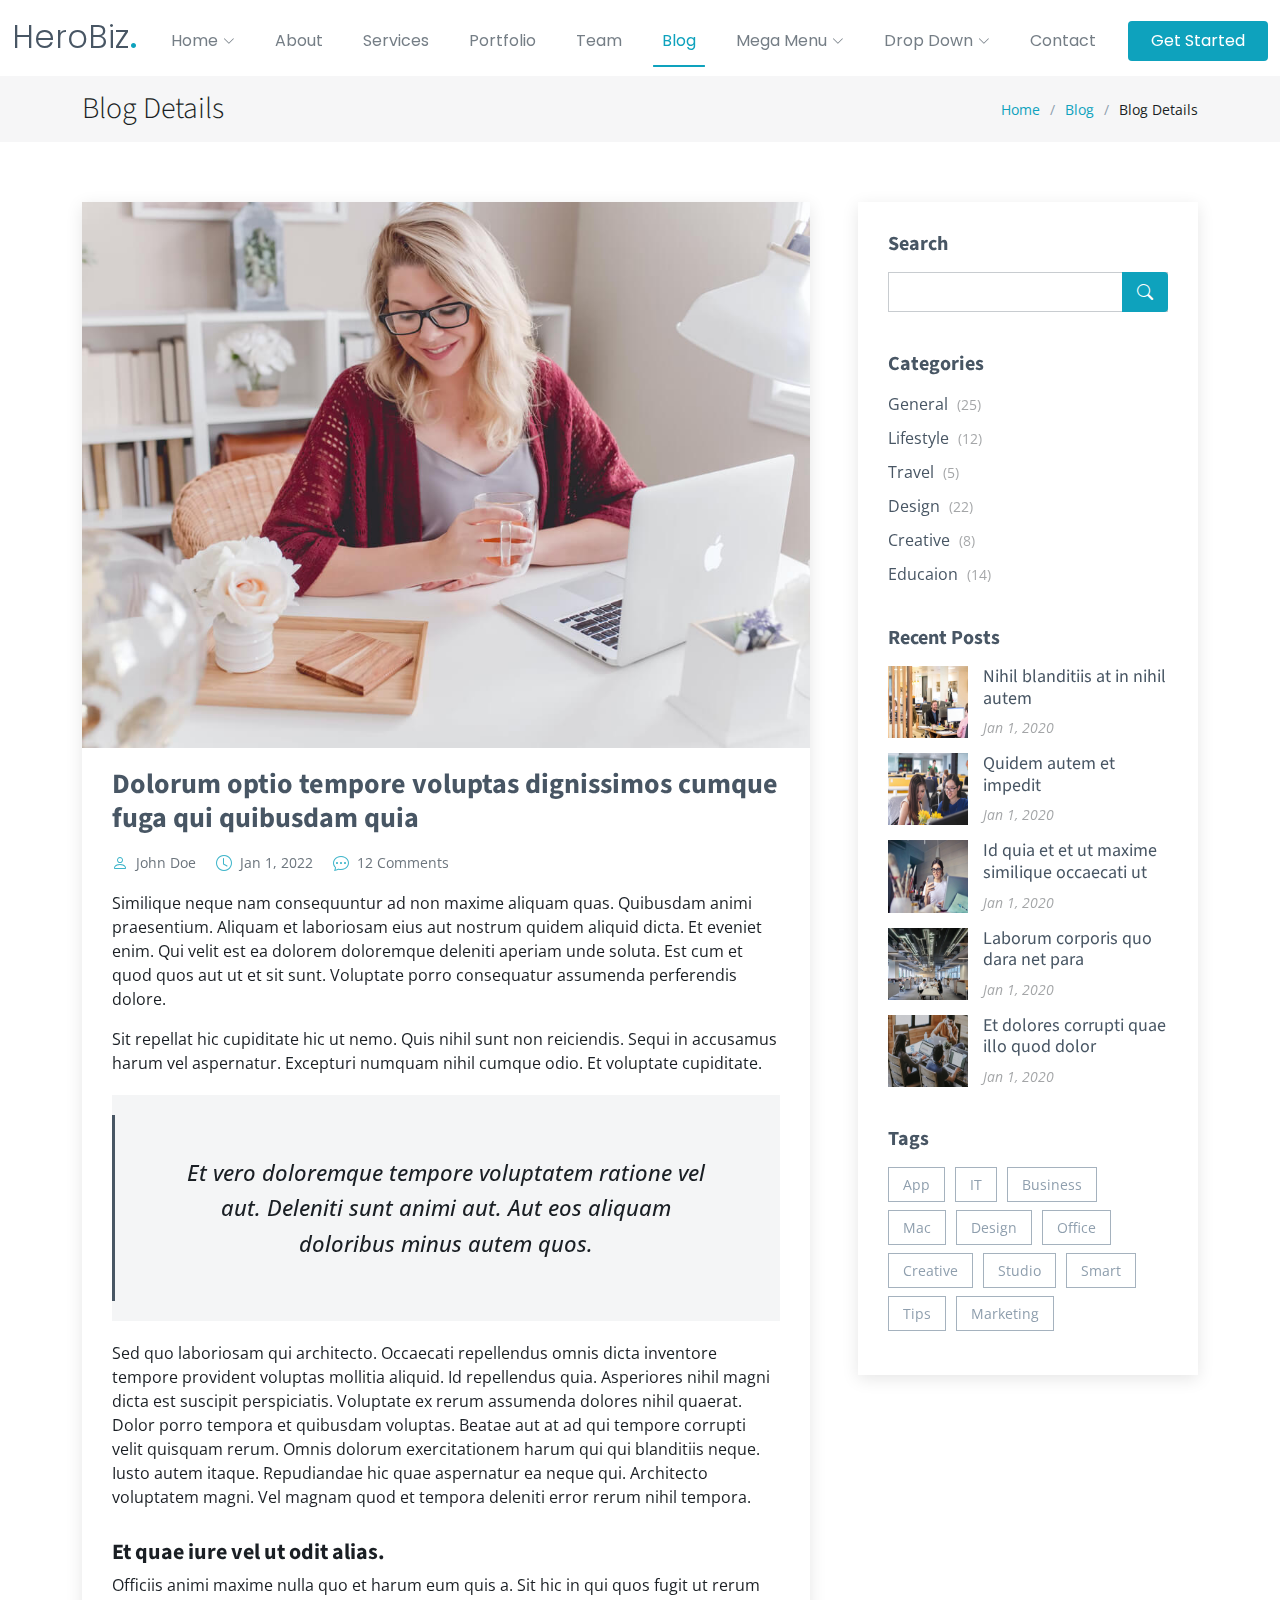
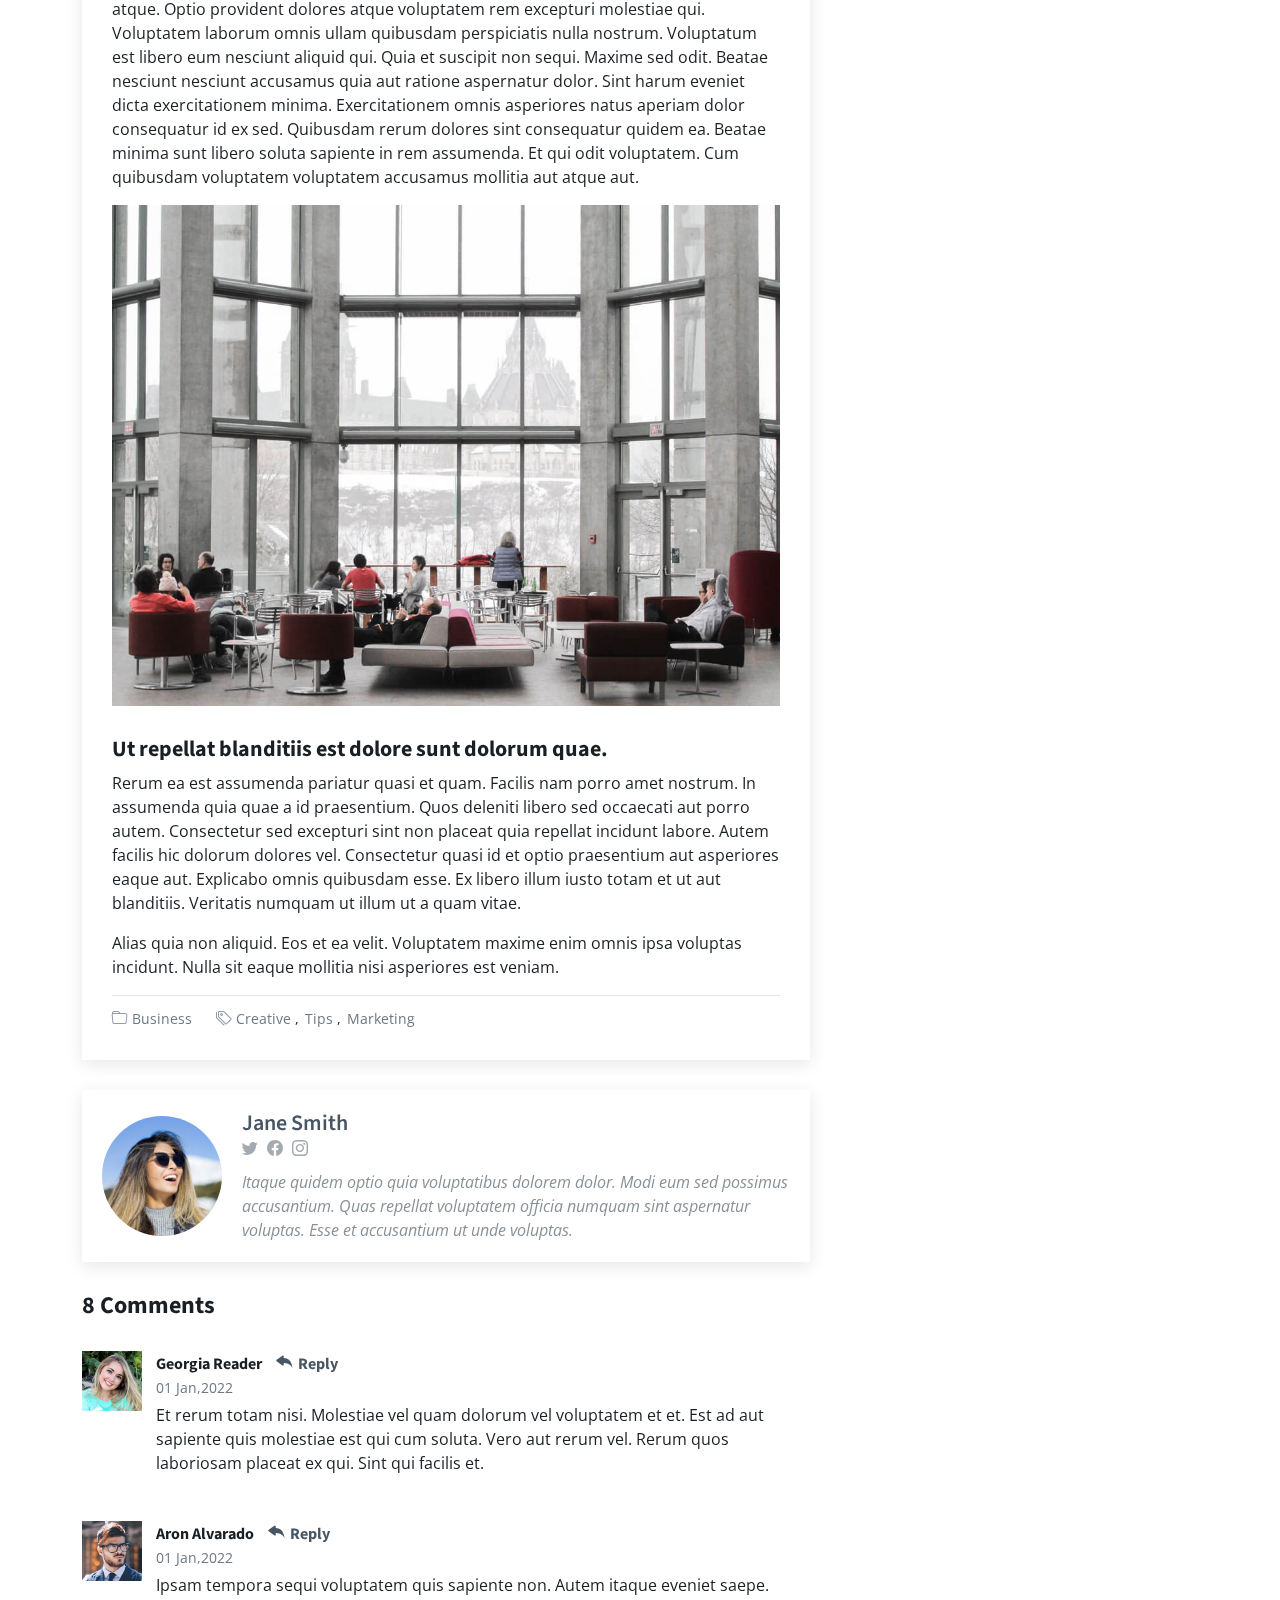
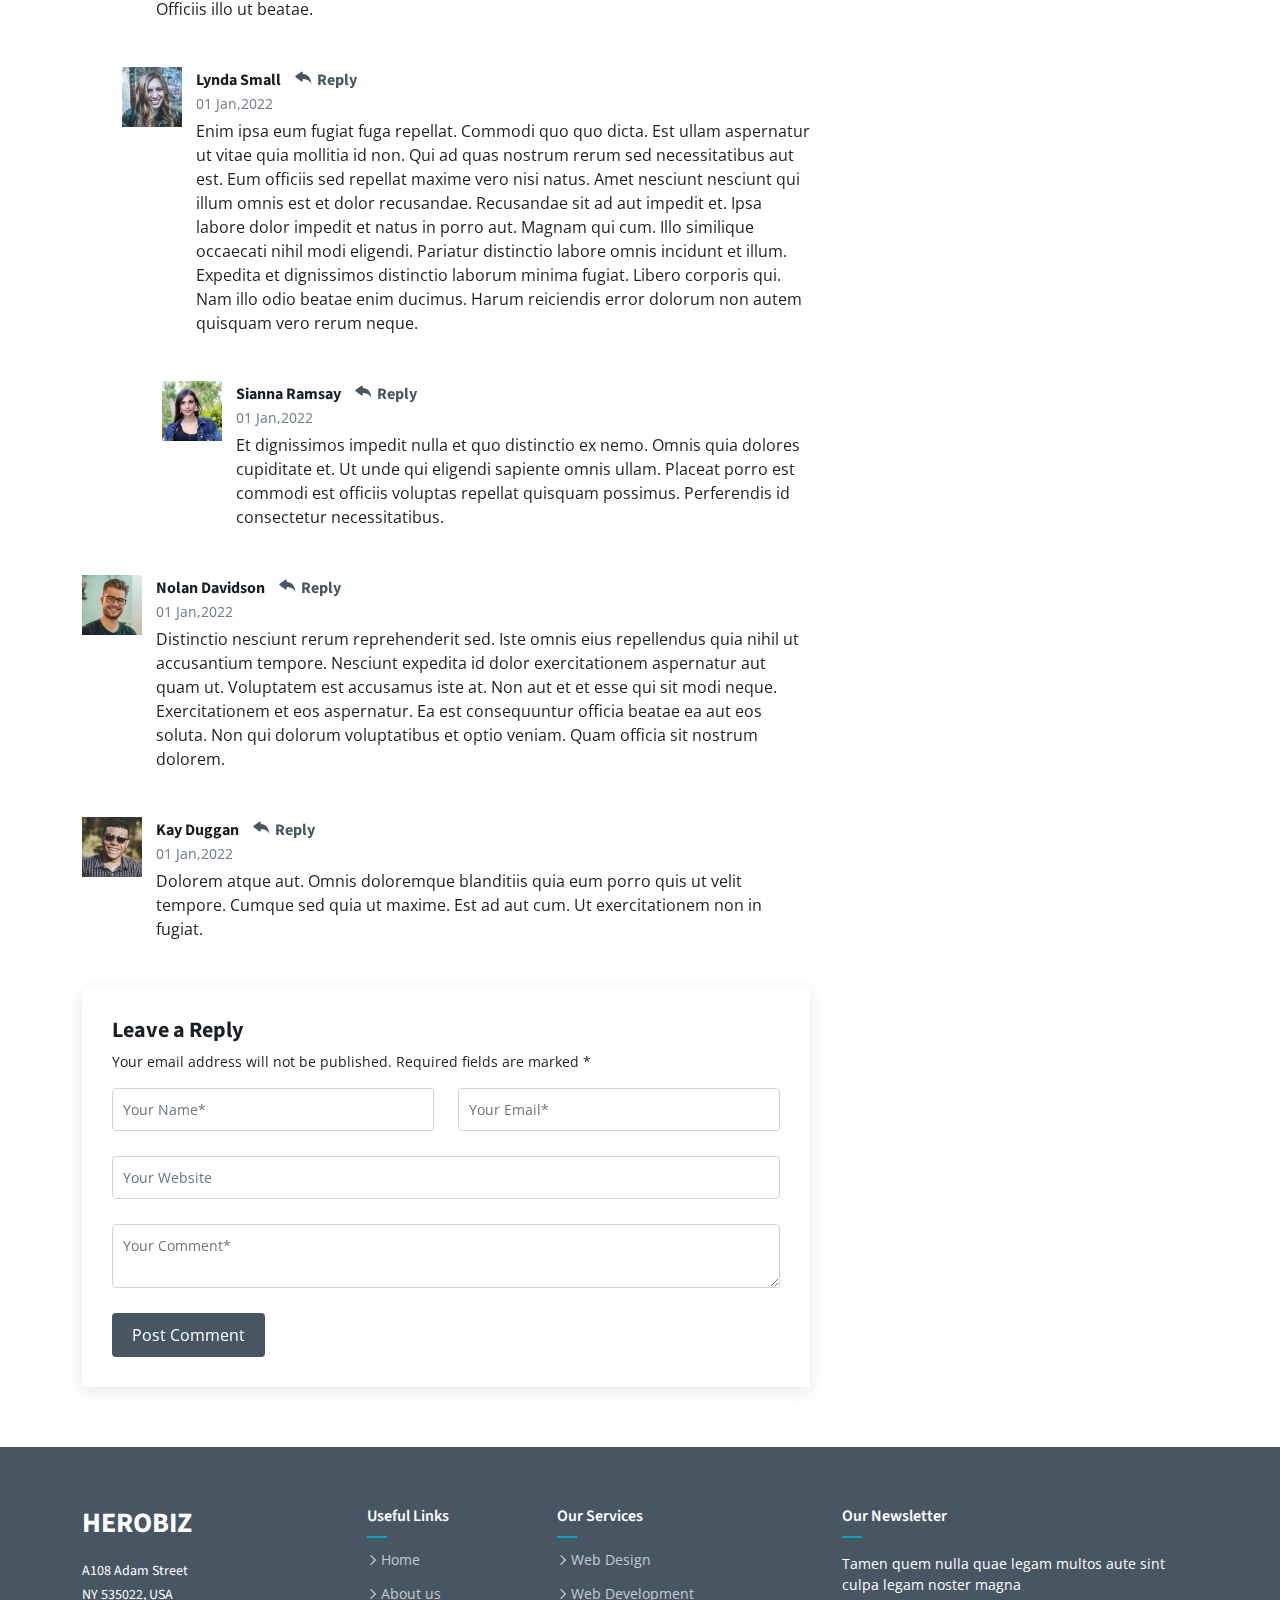
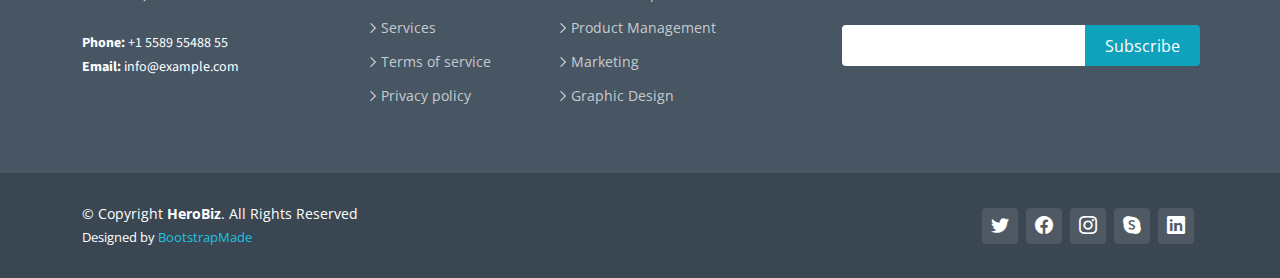
<file: blog-details.html>
<!DOCTYPE html>
<html lang="en">

<head>
  <meta charset="utf-8">
  <meta content="width=device-width, initial-scale=1.0" name="viewport">

  <title>Blog Details - HeroBiz Bootstrap Template</title>
  <meta content="" name="description">
  <meta content="" name="keywords">

  <!-- Favicons -->
  <link href="assets/img/favicon.png" rel="icon">
  <link href="assets/img/apple-touch-icon.png" rel="apple-touch-icon">

  <!-- Google Fonts -->
  <link rel="preconnect" href="https://fonts.googleapis.com">
  <link rel="preconnect" href="https://fonts.gstatic.com" crossorigin>
  <link href="https://fonts.googleapis.com/css2?family=Open+Sans:ital,wght@0,300;0,400;0,500;0,600;0,700;1,300;1,400;1,500;1,600;1,700&family=Poppins:ital,wght@0,300;0,400;0,500;0,600;0,700;1,300;1,400;1,500;1,600;1,700&family=Source+Sans+Pro:ital,wght@0,300;0,400;0,600;0,700;1,300;1,400;1,600;1,700&display=swap" rel="stylesheet">

  <!-- Vendor CSS Files -->
  <link href="assets/vendor/bootstrap/css/bootstrap.min.css" rel="stylesheet">
  <link href="assets/vendor/bootstrap-icons/bootstrap-icons.css" rel="stylesheet">
  <link href="assets/vendor/aos/aos.css" rel="stylesheet">
  <link href="assets/vendor/glightbox/css/glightbox.min.css" rel="stylesheet">
  <link href="assets/vendor/swiper/swiper-bundle.min.css" rel="stylesheet">

  <!-- Variables CSS Files. Uncomment your preferred color scheme -->
  <link href="assets/css/variables.css" rel="stylesheet">
  <!-- <link href="assets/css/variables-blue.css" rel="stylesheet"> -->
  <!-- <link href="assets/css/variables-green.css" rel="stylesheet"> -->
  <!-- <link href="assets/css/variables-orange.css" rel="stylesheet"> -->
  <!-- <link href="assets/css/variables-purple.css" rel="stylesheet"> -->
  <!-- <link href="assets/css/variables-red.css" rel="stylesheet"> -->
  <!-- <link href="assets/css/variables-pink.css" rel="stylesheet"> -->

  <!-- Template Main CSS File -->
  <link href="assets/css/main.css" rel="stylesheet">

  <!-- =======================================================
  * Template Name: HeroBiz
  * Updated: Mar 10 2023 with Bootstrap v5.2.3
  * Template URL: https://bootstrapmade.com/herobiz-bootstrap-business-template/
  * Author: BootstrapMade.com
  * License: https://bootstrapmade.com/license/
  ======================================================== -->
</head>

<body>

  <!-- ======= Header ======= -->
  <header id="header" class="header fixed-top" data-scrollto-offset="0">
    <div class="container-fluid d-flex align-items-center justify-content-between">

      <a href="index.html" class="logo d-flex align-items-center scrollto me-auto me-lg-0">
        <!-- Uncomment the line below if you also wish to use an image logo -->
        <!-- <img src="assets/img/logo.png" alt=""> -->
        <h1>HeroBiz<span>.</span></h1>
      </a>

      <nav id="navbar" class="navbar">
        <ul>

          <li class="dropdown"><a href="#"><span>Home</span> <i class="bi bi-chevron-down dropdown-indicator"></i></a>
            <ul>
              <li><a href="index.html">Home 1 - index.html</a></li>
              <li><a href="index-2.html">Home 2 - index-2.html</a></li>
              <li><a href="index-3.html">Home 3 - index-3.html</a></li>
              <li><a href="index-4.html">Home 4 - index-4.html</a></li>
            </ul>
          </li>

          <li><a class="nav-link scrollto" href="index.html#about">About</a></li>
          <li><a class="nav-link scrollto" href="index.html#services">Services</a></li>
          <li><a class="nav-link scrollto" href="index.html#portfolio">Portfolio</a></li>
          <li><a class="nav-link scrollto" href="index.html#team">Team</a></li>
          <li><a href="blog.html" class="active">Blog</a></li>
          <li class="dropdown megamenu"><a href="#"><span>Mega Menu</span> <i class="bi bi-chevron-down dropdown-indicator"></i></a>
            <ul>
              <li>
                <a href="#">Column 1 link 1</a>
                <a href="#">Column 1 link 2</a>
                <a href="#">Column 1 link 3</a>
              </li>
              <li>
                <a href="#">Column 2 link 1</a>
                <a href="#">Column 2 link 2</a>
                <a href="#">Column 3 link 3</a>
              </li>
              <li>
                <a href="#">Column 3 link 1</a>
                <a href="#">Column 3 link 2</a>
                <a href="#">Column 3 link 3</a>
              </li>
              <li>
                <a href="#">Column 4 link 1</a>
                <a href="#">Column 4 link 2</a>
                <a href="#">Column 4 link 3</a>
              </li>
            </ul>
          </li>
          <li class="dropdown"><a href="#"><span>Drop Down</span> <i class="bi bi-chevron-down dropdown-indicator"></i></a>
            <ul>
              <li><a href="#">Drop Down 1</a></li>
              <li class="dropdown"><a href="#"><span>Deep Drop Down</span> <i class="bi bi-chevron-down dropdown-indicator"></i></a>
                <ul>
                  <li><a href="#">Deep Drop Down 1</a></li>
                  <li><a href="#">Deep Drop Down 2</a></li>
                  <li><a href="#">Deep Drop Down 3</a></li>
                  <li><a href="#">Deep Drop Down 4</a></li>
                  <li><a href="#">Deep Drop Down 5</a></li>
                </ul>
              </li>
              <li><a href="#">Drop Down 2</a></li>
              <li><a href="#">Drop Down 3</a></li>
              <li><a href="#">Drop Down 4</a></li>
            </ul>
          </li>
          <li><a class="nav-link scrollto" href="index.html#contact">Contact</a></li>
        </ul>
        <i class="bi bi-list mobile-nav-toggle d-none"></i>
      </nav><!-- .navbar -->

      <a class="btn-getstarted scrollto" href="index.html#about">Get Started</a>

    </div>
  </header><!-- End Header -->

  <main id="main">

    <!-- ======= Breadcrumbs ======= -->
    <div class="breadcrumbs">
      <div class="container">

        <div class="d-flex justify-content-between align-items-center">
          <h2>Blog Details</h2>
          <ol>
            <li><a href="index.html">Home</a></li>
            <li><a href="blog.html">Blog</a></li>
            <li>Blog Details</li>
          </ol>
        </div>

      </div>
    </div><!-- End Breadcrumbs -->

    <!-- ======= Blog Details Section ======= -->
    <section id="blog" class="blog">
      <div class="container" data-aos="fade-up">

        <div class="row g-5">

          <div class="col-lg-8">

            <article class="blog-details">

              <div class="post-img">
                <img src="assets/img/blog/blog-1.jpg" alt="" class="img-fluid">
              </div>

              <h2 class="title">Dolorum optio tempore voluptas dignissimos cumque fuga qui quibusdam quia</h2>

              <div class="meta-top">
                <ul>
                  <li class="d-flex align-items-center"><i class="bi bi-person"></i> <a href="blog-details.html">John Doe</a></li>
                  <li class="d-flex align-items-center"><i class="bi bi-clock"></i> <a href="blog-details.html"><time datetime="2020-01-01">Jan 1, 2022</time></a></li>
                  <li class="d-flex align-items-center"><i class="bi bi-chat-dots"></i> <a href="blog-details.html">12 Comments</a></li>
                </ul>
              </div><!-- End meta top -->

              <div class="content">
                <p>
                  Similique neque nam consequuntur ad non maxime aliquam quas. Quibusdam animi praesentium. Aliquam et laboriosam eius aut nostrum quidem aliquid dicta.
                  Et eveniet enim. Qui velit est ea dolorem doloremque deleniti aperiam unde soluta. Est cum et quod quos aut ut et sit sunt. Voluptate porro consequatur assumenda perferendis dolore.
                </p>

                <p>
                  Sit repellat hic cupiditate hic ut nemo. Quis nihil sunt non reiciendis. Sequi in accusamus harum vel aspernatur. Excepturi numquam nihil cumque odio. Et voluptate cupiditate.
                </p>

                <blockquote>
                  <p>
                    Et vero doloremque tempore voluptatem ratione vel aut. Deleniti sunt animi aut. Aut eos aliquam doloribus minus autem quos.
                  </p>
                </blockquote>

                <p>
                  Sed quo laboriosam qui architecto. Occaecati repellendus omnis dicta inventore tempore provident voluptas mollitia aliquid. Id repellendus quia. Asperiores nihil magni dicta est suscipit perspiciatis. Voluptate ex rerum assumenda dolores nihil quaerat.
                  Dolor porro tempora et quibusdam voluptas. Beatae aut at ad qui tempore corrupti velit quisquam rerum. Omnis dolorum exercitationem harum qui qui blanditiis neque.
                  Iusto autem itaque. Repudiandae hic quae aspernatur ea neque qui. Architecto voluptatem magni. Vel magnam quod et tempora deleniti error rerum nihil tempora.
                </p>

                <h3>Et quae iure vel ut odit alias.</h3>
                <p>
                  Officiis animi maxime nulla quo et harum eum quis a. Sit hic in qui quos fugit ut rerum atque. Optio provident dolores atque voluptatem rem excepturi molestiae qui. Voluptatem laborum omnis ullam quibusdam perspiciatis nulla nostrum. Voluptatum est libero eum nesciunt aliquid qui.
                  Quia et suscipit non sequi. Maxime sed odit. Beatae nesciunt nesciunt accusamus quia aut ratione aspernatur dolor. Sint harum eveniet dicta exercitationem minima. Exercitationem omnis asperiores natus aperiam dolor consequatur id ex sed. Quibusdam rerum dolores sint consequatur quidem ea.
                  Beatae minima sunt libero soluta sapiente in rem assumenda. Et qui odit voluptatem. Cum quibusdam voluptatem voluptatem accusamus mollitia aut atque aut.
                </p>
                <img src="assets/img/blog/blog-inside-post.jpg" class="img-fluid" alt="">

                <h3>Ut repellat blanditiis est dolore sunt dolorum quae.</h3>
                <p>
                  Rerum ea est assumenda pariatur quasi et quam. Facilis nam porro amet nostrum. In assumenda quia quae a id praesentium. Quos deleniti libero sed occaecati aut porro autem. Consectetur sed excepturi sint non placeat quia repellat incidunt labore. Autem facilis hic dolorum dolores vel.
                  Consectetur quasi id et optio praesentium aut asperiores eaque aut. Explicabo omnis quibusdam esse. Ex libero illum iusto totam et ut aut blanditiis. Veritatis numquam ut illum ut a quam vitae.
                </p>
                <p>
                  Alias quia non aliquid. Eos et ea velit. Voluptatem maxime enim omnis ipsa voluptas incidunt. Nulla sit eaque mollitia nisi asperiores est veniam.
                </p>

              </div><!-- End post content -->

              <div class="meta-bottom">
                <i class="bi bi-folder"></i>
                <ul class="cats">
                  <li><a href="#">Business</a></li>
                </ul>

                <i class="bi bi-tags"></i>
                <ul class="tags">
                  <li><a href="#">Creative</a></li>
                  <li><a href="#">Tips</a></li>
                  <li><a href="#">Marketing</a></li>
                </ul>
              </div><!-- End meta bottom -->

            </article><!-- End blog post -->

            <div class="post-author d-flex align-items-center">
              <img src="assets/img/blog/blog-author.jpg" class="rounded-circle flex-shrink-0" alt="">
              <div>
                <h4>Jane Smith</h4>
                <div class="social-links">
                  <a href="https://twitters.com/#"><i class="bi bi-twitter"></i></a>
                  <a href="https://facebook.com/#"><i class="bi bi-facebook"></i></a>
                  <a href="https://instagram.com/#"><i class="biu bi-instagram"></i></a>
                </div>
                <p>
                  Itaque quidem optio quia voluptatibus dolorem dolor. Modi eum sed possimus accusantium. Quas repellat voluptatem officia numquam sint aspernatur voluptas. Esse et accusantium ut unde voluptas.
                </p>
              </div>
            </div><!-- End post author -->

            <div class="comments">

              <h4 class="comments-count">8 Comments</h4>

              <div id="comment-1" class="comment">
                <div class="d-flex">
                  <div class="comment-img"><img src="assets/img/blog/comments-1.jpg" alt=""></div>
                  <div>
                    <h5><a href="">Georgia Reader</a> <a href="#" class="reply"><i class="bi bi-reply-fill"></i> Reply</a></h5>
                    <time datetime="2020-01-01">01 Jan,2022</time>
                    <p>
                      Et rerum totam nisi. Molestiae vel quam dolorum vel voluptatem et et. Est ad aut sapiente quis molestiae est qui cum soluta.
                      Vero aut rerum vel. Rerum quos laboriosam placeat ex qui. Sint qui facilis et.
                    </p>
                  </div>
                </div>
              </div><!-- End comment #1 -->

              <div id="comment-2" class="comment">
                <div class="d-flex">
                  <div class="comment-img"><img src="assets/img/blog/comments-2.jpg" alt=""></div>
                  <div>
                    <h5><a href="">Aron Alvarado</a> <a href="#" class="reply"><i class="bi bi-reply-fill"></i> Reply</a></h5>
                    <time datetime="2020-01-01">01 Jan,2022</time>
                    <p>
                      Ipsam tempora sequi voluptatem quis sapiente non. Autem itaque eveniet saepe. Officiis illo ut beatae.
                    </p>
                  </div>
                </div>

                <div id="comment-reply-1" class="comment comment-reply">
                  <div class="d-flex">
                    <div class="comment-img"><img src="assets/img/blog/comments-3.jpg" alt=""></div>
                    <div>
                      <h5><a href="">Lynda Small</a> <a href="#" class="reply"><i class="bi bi-reply-fill"></i> Reply</a></h5>
                      <time datetime="2020-01-01">01 Jan,2022</time>
                      <p>
                        Enim ipsa eum fugiat fuga repellat. Commodi quo quo dicta. Est ullam aspernatur ut vitae quia mollitia id non. Qui ad quas nostrum rerum sed necessitatibus aut est. Eum officiis sed repellat maxime vero nisi natus. Amet nesciunt nesciunt qui illum omnis est et dolor recusandae.

                        Recusandae sit ad aut impedit et. Ipsa labore dolor impedit et natus in porro aut. Magnam qui cum. Illo similique occaecati nihil modi eligendi. Pariatur distinctio labore omnis incidunt et illum. Expedita et dignissimos distinctio laborum minima fugiat.

                        Libero corporis qui. Nam illo odio beatae enim ducimus. Harum reiciendis error dolorum non autem quisquam vero rerum neque.
                      </p>
                    </div>
                  </div>

                  <div id="comment-reply-2" class="comment comment-reply">
                    <div class="d-flex">
                      <div class="comment-img"><img src="assets/img/blog/comments-4.jpg" alt=""></div>
                      <div>
                        <h5><a href="">Sianna Ramsay</a> <a href="#" class="reply"><i class="bi bi-reply-fill"></i> Reply</a></h5>
                        <time datetime="2020-01-01">01 Jan,2022</time>
                        <p>
                          Et dignissimos impedit nulla et quo distinctio ex nemo. Omnis quia dolores cupiditate et. Ut unde qui eligendi sapiente omnis ullam. Placeat porro est commodi est officiis voluptas repellat quisquam possimus. Perferendis id consectetur necessitatibus.
                        </p>
                      </div>
                    </div>

                  </div><!-- End comment reply #2-->

                </div><!-- End comment reply #1-->

              </div><!-- End comment #2-->

              <div id="comment-3" class="comment">
                <div class="d-flex">
                  <div class="comment-img"><img src="assets/img/blog/comments-5.jpg" alt=""></div>
                  <div>
                    <h5><a href="">Nolan Davidson</a> <a href="#" class="reply"><i class="bi bi-reply-fill"></i> Reply</a></h5>
                    <time datetime="2020-01-01">01 Jan,2022</time>
                    <p>
                      Distinctio nesciunt rerum reprehenderit sed. Iste omnis eius repellendus quia nihil ut accusantium tempore. Nesciunt expedita id dolor exercitationem aspernatur aut quam ut. Voluptatem est accusamus iste at.
                      Non aut et et esse qui sit modi neque. Exercitationem et eos aspernatur. Ea est consequuntur officia beatae ea aut eos soluta. Non qui dolorum voluptatibus et optio veniam. Quam officia sit nostrum dolorem.
                    </p>
                  </div>
                </div>

              </div><!-- End comment #3 -->

              <div id="comment-4" class="comment">
                <div class="d-flex">
                  <div class="comment-img"><img src="assets/img/blog/comments-6.jpg" alt=""></div>
                  <div>
                    <h5><a href="">Kay Duggan</a> <a href="#" class="reply"><i class="bi bi-reply-fill"></i> Reply</a></h5>
                    <time datetime="2020-01-01">01 Jan,2022</time>
                    <p>
                      Dolorem atque aut. Omnis doloremque blanditiis quia eum porro quis ut velit tempore. Cumque sed quia ut maxime. Est ad aut cum. Ut exercitationem non in fugiat.
                    </p>
                  </div>
                </div>

              </div><!-- End comment #4 -->

              <div class="reply-form">

                <h4>Leave a Reply</h4>
                <p>Your email address will not be published. Required fields are marked * </p>
                <form action="">
                  <div class="row">
                    <div class="col-md-6 form-group">
                      <input name="name" type="text" class="form-control" placeholder="Your Name*">
                    </div>
                    <div class="col-md-6 form-group">
                      <input name="email" type="text" class="form-control" placeholder="Your Email*">
                    </div>
                  </div>
                  <div class="row">
                    <div class="col form-group">
                      <input name="website" type="text" class="form-control" placeholder="Your Website">
                    </div>
                  </div>
                  <div class="row">
                    <div class="col form-group">
                      <textarea name="comment" class="form-control" placeholder="Your Comment*"></textarea>
                    </div>
                  </div>
                  <button type="submit" class="btn btn-primary">Post Comment</button>

                </form>

              </div>

            </div><!-- End blog comments -->

          </div>

          <div class="col-lg-4">

            <div class="sidebar">

              <div class="sidebar-item search-form">
                <h3 class="sidebar-title">Search</h3>
                <form action="" class="mt-3">
                  <input type="text">
                  <button type="submit"><i class="bi bi-search"></i></button>
                </form>
              </div><!-- End sidebar search formn-->

              <div class="sidebar-item categories">
                <h3 class="sidebar-title">Categories</h3>
                <ul class="mt-3">
                  <li><a href="#">General <span>(25)</span></a></li>
                  <li><a href="#">Lifestyle <span>(12)</span></a></li>
                  <li><a href="#">Travel <span>(5)</span></a></li>
                  <li><a href="#">Design <span>(22)</span></a></li>
                  <li><a href="#">Creative <span>(8)</span></a></li>
                  <li><a href="#">Educaion <span>(14)</span></a></li>
                </ul>
              </div><!-- End sidebar categories-->

              <div class="sidebar-item recent-posts">
                <h3 class="sidebar-title">Recent Posts</h3>

                <div class="mt-3">

                  <div class="post-item mt-3">
                    <img src="assets/img/blog/blog-recent-1.jpg" alt="" class="flex-shrink-0">
                    <div>
                      <h4><a href="blog-post.html">Nihil blanditiis at in nihil autem</a></h4>
                      <time datetime="2020-01-01">Jan 1, 2020</time>
                    </div>
                  </div><!-- End recent post item-->

                  <div class="post-item">
                    <img src="assets/img/blog/blog-recent-2.jpg" alt="" class="flex-shrink-0">
                    <div>
                      <h4><a href="blog-post.html">Quidem autem et impedit</a></h4>
                      <time datetime="2020-01-01">Jan 1, 2020</time>
                    </div>
                  </div><!-- End recent post item-->

                  <div class="post-item">
                    <img src="assets/img/blog/blog-recent-3.jpg" alt="" class="flex-shrink-0">
                    <div>
                      <h4><a href="blog-post.html">Id quia et et ut maxime similique occaecati ut</a></h4>
                      <time datetime="2020-01-01">Jan 1, 2020</time>
                    </div>
                  </div><!-- End recent post item-->

                  <div class="post-item">
                    <img src="assets/img/blog/blog-recent-4.jpg" alt="" class="flex-shrink-0">
                    <div>
                      <h4><a href="blog-post.html">Laborum corporis quo dara net para</a></h4>
                      <time datetime="2020-01-01">Jan 1, 2020</time>
                    </div>
                  </div><!-- End recent post item-->

                  <div class="post-item">
                    <img src="assets/img/blog/blog-recent-5.jpg" alt="" class="flex-shrink-0">
                    <div>
                      <h4><a href="blog-post.html">Et dolores corrupti quae illo quod dolor</a></h4>
                      <time datetime="2020-01-01">Jan 1, 2020</time>
                    </div>
                  </div><!-- End recent post item-->

                </div>

              </div><!-- End sidebar recent posts-->

              <div class="sidebar-item tags">
                <h3 class="sidebar-title">Tags</h3>
                <ul class="mt-3">
                  <li><a href="#">App</a></li>
                  <li><a href="#">IT</a></li>
                  <li><a href="#">Business</a></li>
                  <li><a href="#">Mac</a></li>
                  <li><a href="#">Design</a></li>
                  <li><a href="#">Office</a></li>
                  <li><a href="#">Creative</a></li>
                  <li><a href="#">Studio</a></li>
                  <li><a href="#">Smart</a></li>
                  <li><a href="#">Tips</a></li>
                  <li><a href="#">Marketing</a></li>
                </ul>
              </div><!-- End sidebar tags-->

            </div><!-- End Blog Sidebar -->

          </div>
        </div>

      </div>
    </section><!-- End Blog Details Section -->

  </main><!-- End #main -->

  <!-- ======= Footer ======= -->
  <footer id="footer" class="footer">

    <div class="footer-content">
      <div class="container">
        <div class="row">

          <div class="col-lg-3 col-md-6">
            <div class="footer-info">
              <h3>HeroBiz</h3>
              <p>
                A108 Adam Street <br>
                NY 535022, USA<br><br>
                <strong>Phone:</strong> +1 5589 55488 55<br>
                <strong>Email:</strong> info@example.com<br>
              </p>
            </div>
          </div>

          <div class="col-lg-2 col-md-6 footer-links">
            <h4>Useful Links</h4>
            <ul>
              <li><i class="bi bi-chevron-right"></i> <a href="#">Home</a></li>
              <li><i class="bi bi-chevron-right"></i> <a href="#">About us</a></li>
              <li><i class="bi bi-chevron-right"></i> <a href="#">Services</a></li>
              <li><i class="bi bi-chevron-right"></i> <a href="#">Terms of service</a></li>
              <li><i class="bi bi-chevron-right"></i> <a href="#">Privacy policy</a></li>
            </ul>
          </div>

          <div class="col-lg-3 col-md-6 footer-links">
            <h4>Our Services</h4>
            <ul>
              <li><i class="bi bi-chevron-right"></i> <a href="#">Web Design</a></li>
              <li><i class="bi bi-chevron-right"></i> <a href="#">Web Development</a></li>
              <li><i class="bi bi-chevron-right"></i> <a href="#">Product Management</a></li>
              <li><i class="bi bi-chevron-right"></i> <a href="#">Marketing</a></li>
              <li><i class="bi bi-chevron-right"></i> <a href="#">Graphic Design</a></li>
            </ul>
          </div>

          <div class="col-lg-4 col-md-6 footer-newsletter">
            <h4>Our Newsletter</h4>
            <p>Tamen quem nulla quae legam multos aute sint culpa legam noster magna</p>
            <form action="" method="post">
              <input type="email" name="email"><input type="submit" value="Subscribe">
            </form>

          </div>

        </div>
      </div>
    </div>

    <div class="footer-legal text-center">
      <div class="container d-flex flex-column flex-lg-row justify-content-center justify-content-lg-between align-items-center">

        <div class="d-flex flex-column align-items-center align-items-lg-start">
          <div class="copyright">
            &copy; Copyright <strong><span>HeroBiz</span></strong>. All Rights Reserved
          </div>
          <div class="credits">
            <!-- All the links in the footer should remain intact. -->
            <!-- You can delete the links only if you purchased the pro version. -->
            <!-- Licensing information: https://bootstrapmade.com/license/ -->
            <!-- Purchase the pro version with working PHP/AJAX contact form: https://bootstrapmade.com/herobiz-bootstrap-business-template/ -->
            Designed by <a href="https://bootstrapmade.com/">BootstrapMade</a>
          </div>
        </div>

        <div class="social-links order-first order-lg-last mb-3 mb-lg-0">
          <a href="#" class="twitter"><i class="bi bi-twitter"></i></a>
          <a href="#" class="facebook"><i class="bi bi-facebook"></i></a>
          <a href="#" class="instagram"><i class="bi bi-instagram"></i></a>
          <a href="#" class="google-plus"><i class="bi bi-skype"></i></a>
          <a href="#" class="linkedin"><i class="bi bi-linkedin"></i></a>
        </div>

      </div>
    </div>

  </footer><!-- End Footer -->

  <a href="#" class="scroll-top d-flex align-items-center justify-content-center"><i class="bi bi-arrow-up-short"></i></a>

  <div id="preloader"></div>

  <!-- Vendor JS Files -->
  <script src="assets/vendor/bootstrap/js/bootstrap.bundle.min.js"></script>
  <script src="assets/vendor/aos/aos.js"></script>
  <script src="assets/vendor/glightbox/js/glightbox.min.js"></script>
  <script src="assets/vendor/isotope-layout/isotope.pkgd.min.js"></script>
  <script src="assets/vendor/swiper/swiper-bundle.min.js"></script>
  <script src="assets/vendor/php-email-form/validate.js"></script>

  <!-- Template Main JS File -->
  <script src="assets/js/main.js"></script>

</body>

</html>
</file>
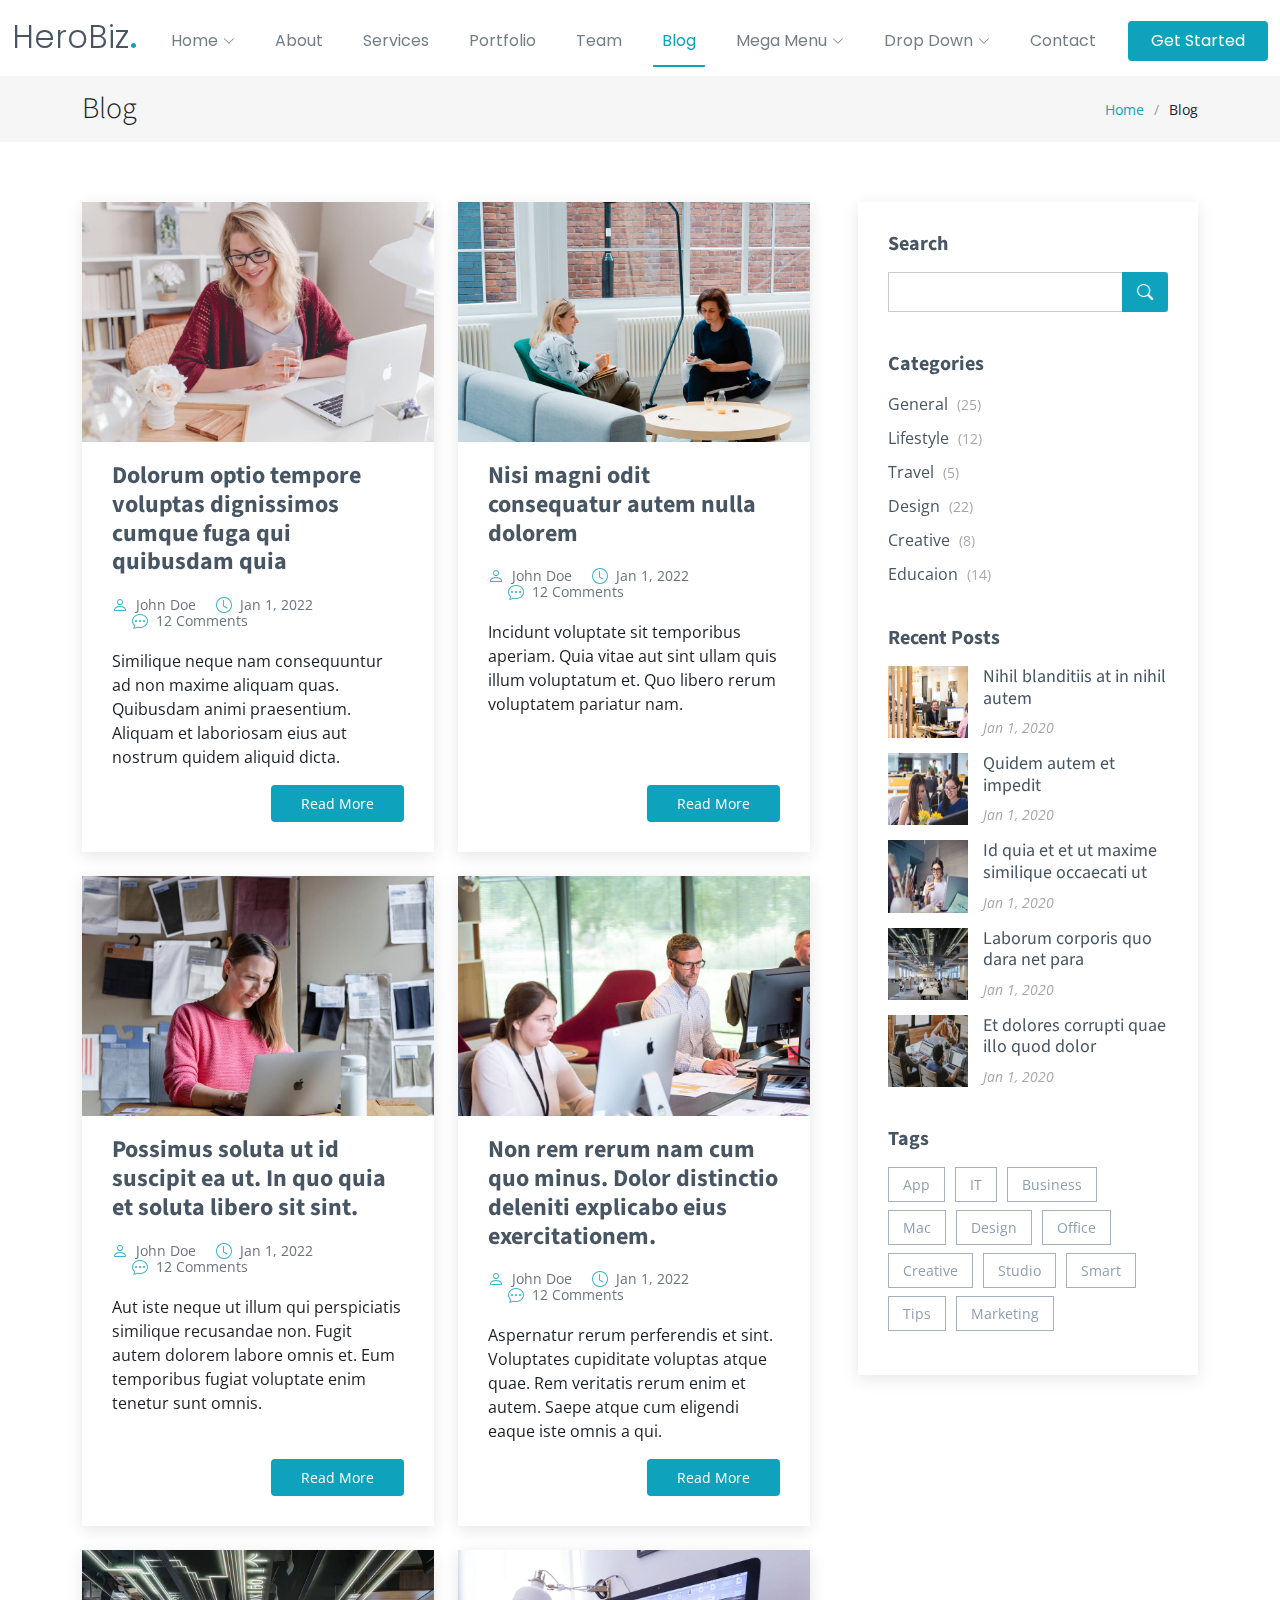
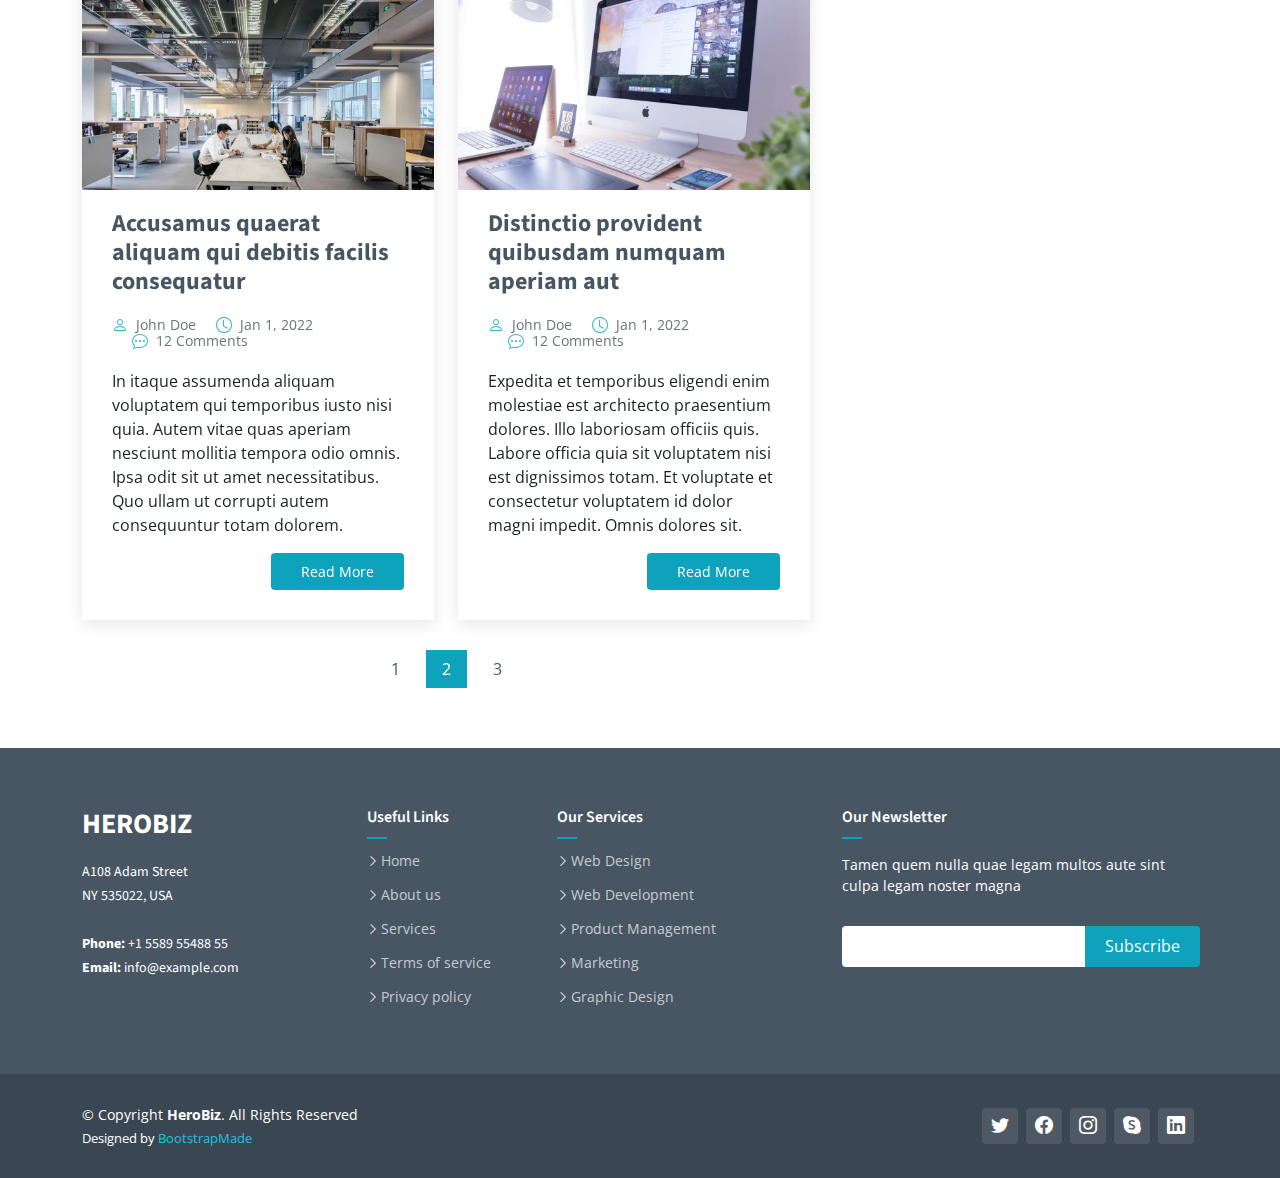
<file: blog.html>
<!DOCTYPE html>
<html lang="en">

<head>
  <meta charset="utf-8">
  <meta content="width=device-width, initial-scale=1.0" name="viewport">

  <title>Blog - HeroBiz Bootstrap Template</title>
  <meta content="" name="description">
  <meta content="" name="keywords">

  <!-- Favicons -->
  <link href="assets/img/favicon.png" rel="icon">
  <link href="assets/img/apple-touch-icon.png" rel="apple-touch-icon">

  <!-- Google Fonts -->
  <link rel="preconnect" href="https://fonts.googleapis.com">
  <link rel="preconnect" href="https://fonts.gstatic.com" crossorigin>
  <link href="https://fonts.googleapis.com/css2?family=Open+Sans:ital,wght@0,300;0,400;0,500;0,600;0,700;1,300;1,400;1,500;1,600;1,700&family=Poppins:ital,wght@0,300;0,400;0,500;0,600;0,700;1,300;1,400;1,500;1,600;1,700&family=Source+Sans+Pro:ital,wght@0,300;0,400;0,600;0,700;1,300;1,400;1,600;1,700&display=swap" rel="stylesheet">

  <!-- Vendor CSS Files -->
  <link href="assets/vendor/bootstrap/css/bootstrap.min.css" rel="stylesheet">
  <link href="assets/vendor/bootstrap-icons/bootstrap-icons.css" rel="stylesheet">
  <link href="assets/vendor/aos/aos.css" rel="stylesheet">
  <link href="assets/vendor/glightbox/css/glightbox.min.css" rel="stylesheet">
  <link href="assets/vendor/swiper/swiper-bundle.min.css" rel="stylesheet">

  <!-- Variables CSS Files. Uncomment your preferred color scheme -->
  <link href="assets/css/variables.css" rel="stylesheet">
  <!-- <link href="assets/css/variables-blue.css" rel="stylesheet"> -->
  <!-- <link href="assets/css/variables-green.css" rel="stylesheet"> -->
  <!-- <link href="assets/css/variables-orange.css" rel="stylesheet"> -->
  <!-- <link href="assets/css/variables-purple.css" rel="stylesheet"> -->
  <!-- <link href="assets/css/variables-red.css" rel="stylesheet"> -->
  <!-- <link href="assets/css/variables-pink.css" rel="stylesheet"> -->

  <!-- Template Main CSS File -->
  <link href="assets/css/main.css" rel="stylesheet">

  <!-- =======================================================
  * Template Name: HeroBiz
  * Updated: Mar 10 2023 with Bootstrap v5.2.3
  * Template URL: https://bootstrapmade.com/herobiz-bootstrap-business-template/
  * Author: BootstrapMade.com
  * License: https://bootstrapmade.com/license/
  ======================================================== -->
</head>

<body>

  <!-- ======= Header ======= -->
  <header id="header" class="header fixed-top" data-scrollto-offset="0">
    <div class="container-fluid d-flex align-items-center justify-content-between">

      <a href="index.html" class="logo d-flex align-items-center scrollto me-auto me-lg-0">
        <!-- Uncomment the line below if you also wish to use an image logo -->
        <!-- <img src="assets/img/logo.png" alt=""> -->
        <h1>HeroBiz<span>.</span></h1>
      </a>

      <nav id="navbar" class="navbar">
        <ul>

          <li class="dropdown"><a href="#"><span>Home</span> <i class="bi bi-chevron-down dropdown-indicator"></i></a>
            <ul>
              <li><a href="index.html">Home 1 - index.html</a></li>
              <li><a href="index-2.html">Home 2 - index-2.html</a></li>
              <li><a href="index-3.html">Home 3 - index-3.html</a></li>
              <li><a href="index-4.html">Home 4 - index-4.html</a></li>
            </ul>
          </li>

          <li><a class="nav-link scrollto" href="index.html#about">About</a></li>
          <li><a class="nav-link scrollto" href="index.html#services">Services</a></li>
          <li><a class="nav-link scrollto" href="index.html#portfolio">Portfolio</a></li>
          <li><a class="nav-link scrollto" href="index.html#team">Team</a></li>
          <li><a href="blog.html" class="active">Blog</a></li>
          <li class="dropdown megamenu"><a href="#"><span>Mega Menu</span> <i class="bi bi-chevron-down dropdown-indicator"></i></a>
            <ul>
              <li>
                <a href="#">Column 1 link 1</a>
                <a href="#">Column 1 link 2</a>
                <a href="#">Column 1 link 3</a>
              </li>
              <li>
                <a href="#">Column 2 link 1</a>
                <a href="#">Column 2 link 2</a>
                <a href="#">Column 3 link 3</a>
              </li>
              <li>
                <a href="#">Column 3 link 1</a>
                <a href="#">Column 3 link 2</a>
                <a href="#">Column 3 link 3</a>
              </li>
              <li>
                <a href="#">Column 4 link 1</a>
                <a href="#">Column 4 link 2</a>
                <a href="#">Column 4 link 3</a>
              </li>
            </ul>
          </li>
          <li class="dropdown"><a href="#"><span>Drop Down</span> <i class="bi bi-chevron-down dropdown-indicator"></i></a>
            <ul>
              <li><a href="#">Drop Down 1</a></li>
              <li class="dropdown"><a href="#"><span>Deep Drop Down</span> <i class="bi bi-chevron-down dropdown-indicator"></i></a>
                <ul>
                  <li><a href="#">Deep Drop Down 1</a></li>
                  <li><a href="#">Deep Drop Down 2</a></li>
                  <li><a href="#">Deep Drop Down 3</a></li>
                  <li><a href="#">Deep Drop Down 4</a></li>
                  <li><a href="#">Deep Drop Down 5</a></li>
                </ul>
              </li>
              <li><a href="#">Drop Down 2</a></li>
              <li><a href="#">Drop Down 3</a></li>
              <li><a href="#">Drop Down 4</a></li>
            </ul>
          </li>
          <li><a class="nav-link scrollto" href="index.html#contact">Contact</a></li>
        </ul>
        <i class="bi bi-list mobile-nav-toggle d-none"></i>
      </nav><!-- .navbar -->

      <a class="btn-getstarted scrollto" href="index.html#about">Get Started</a>

    </div>
  </header><!-- End Header -->

  <main id="main">

    <!-- ======= Breadcrumbs ======= -->
    <div class="breadcrumbs">
      <div class="container">

        <div class="d-flex justify-content-between align-items-center">
          <h2>Blog</h2>
          <ol>
            <li><a href="index.html">Home</a></li>
            <li>Blog</li>
          </ol>
        </div>

      </div>
    </div><!-- End Breadcrumbs -->

    <!-- ======= Blog Section ======= -->
    <section id="blog" class="blog">
      <div class="container" data-aos="fade-up">

        <div class="row g-5">

          <div class="col-lg-8">

            <div class="row gy-4 posts-list">

              <div class="col-lg-6">
                <article class="d-flex flex-column">

                  <div class="post-img">
                    <img src="assets/img/blog/blog-1.jpg" alt="" class="img-fluid">
                  </div>

                  <h2 class="title">
                    <a href="blog-details.html">Dolorum optio tempore voluptas dignissimos cumque fuga qui quibusdam quia</a>
                  </h2>

                  <div class="meta-top">
                    <ul>
                      <li class="d-flex align-items-center"><i class="bi bi-person"></i> <a href="blog-details.html">John Doe</a></li>
                      <li class="d-flex align-items-center"><i class="bi bi-clock"></i> <a href="blog-details.html"><time datetime="2022-01-01">Jan 1, 2022</time></a></li>
                      <li class="d-flex align-items-center"><i class="bi bi-chat-dots"></i> <a href="blog-details.html">12 Comments</a></li>
                    </ul>
                  </div>

                  <div class="content">
                    <p>
                      Similique neque nam consequuntur ad non maxime aliquam quas. Quibusdam animi praesentium. Aliquam et laboriosam eius aut nostrum quidem aliquid dicta.
                    </p>
                  </div>

                  <div class="read-more mt-auto align-self-end">
                    <a href="blog-details.html">Read More</a>
                  </div>

                </article>
              </div><!-- End post list item -->

              <div class="col-lg-6">
                <article class="d-flex flex-column">

                  <div class="post-img">
                    <img src="assets/img/blog/blog-2.jpg" alt="" class="img-fluid">
                  </div>

                  <h2 class="title">
                    <a href="blog-details.html">Nisi magni odit consequatur autem nulla dolorem</a>
                  </h2>

                  <div class="meta-top">
                    <ul>
                      <li class="d-flex align-items-center"><i class="bi bi-person"></i> <a href="blog-details.html">John Doe</a></li>
                      <li class="d-flex align-items-center"><i class="bi bi-clock"></i> <a href="blog-details.html"><time datetime="2022-01-01">Jan 1, 2022</time></a></li>
                      <li class="d-flex align-items-center"><i class="bi bi-chat-dots"></i> <a href="blog-details.html">12 Comments</a></li>
                    </ul>
                  </div>

                  <div class="content">
                    <p>
                      Incidunt voluptate sit temporibus aperiam. Quia vitae aut sint ullam quis illum voluptatum et. Quo libero rerum voluptatem pariatur nam.
                    </p>
                  </div>

                  <div class="read-more mt-auto align-self-end">
                    <a href="blog-details.html">Read More</a>
                  </div>

                </article>
              </div><!-- End post list item -->

              <div class="col-lg-6">
                <article class="d-flex flex-column">

                  <div class="post-img">
                    <img src="assets/img/blog/blog-3.jpg" alt="" class="img-fluid">
                  </div>

                  <h2 class="title">
                    <a href="blog-details.html">Possimus soluta ut id suscipit ea ut. In quo quia et soluta libero sit sint.</a>
                  </h2>

                  <div class="meta-top">
                    <ul>
                      <li class="d-flex align-items-center"><i class="bi bi-person"></i> <a href="blog-details.html">John Doe</a></li>
                      <li class="d-flex align-items-center"><i class="bi bi-clock"></i> <a href="blog-details.html"><time datetime="2022-01-01">Jan 1, 2022</time></a></li>
                      <li class="d-flex align-items-center"><i class="bi bi-chat-dots"></i> <a href="blog-details.html">12 Comments</a></li>
                    </ul>
                  </div>

                  <div class="content">
                    <p>
                      Aut iste neque ut illum qui perspiciatis similique recusandae non. Fugit autem dolorem labore omnis et. Eum temporibus fugiat voluptate enim tenetur sunt omnis.
                    </p>
                  </div>

                  <div class="read-more mt-auto align-self-end">
                    <a href="blog-details.html">Read More</a>
                  </div>

                </article>
              </div><!-- End post list item -->

              <div class="col-lg-6">
                <article class="d-flex flex-column">

                  <div class="post-img">
                    <img src="assets/img/blog/blog-4.jpg" alt="" class="img-fluid">
                  </div>

                  <h2 class="title">
                    <a href="blog-details.html">Non rem rerum nam cum quo minus. Dolor distinctio deleniti explicabo eius exercitationem.</a>
                  </h2>

                  <div class="meta-top">
                    <ul>
                      <li class="d-flex align-items-center"><i class="bi bi-person"></i> <a href="blog-details.html">John Doe</a></li>
                      <li class="d-flex align-items-center"><i class="bi bi-clock"></i> <a href="blog-details.html"><time datetime="2022-01-01">Jan 1, 2022</time></a></li>
                      <li class="d-flex align-items-center"><i class="bi bi-chat-dots"></i> <a href="blog-details.html">12 Comments</a></li>
                    </ul>
                  </div>

                  <div class="content">
                    <p>
                      Aspernatur rerum perferendis et sint. Voluptates cupiditate voluptas atque quae. Rem veritatis rerum enim et autem. Saepe atque cum eligendi eaque iste omnis a qui.
                    </p>
                  </div>

                  <div class="read-more mt-auto align-self-end">
                    <a href="blog-details.html">Read More</a>
                  </div>

                </article>
              </div><!-- End post list item -->

              <div class="col-lg-6">
                <article class="d-flex flex-column">

                  <div class="post-img">
                    <img src="assets/img/blog/blog-5.jpg" alt="" class="img-fluid">
                  </div>

                  <h2 class="title">
                    <a href="blog-details.html">Accusamus quaerat aliquam qui debitis facilis consequatur</a>
                  </h2>

                  <div class="meta-top">
                    <ul>
                      <li class="d-flex align-items-center"><i class="bi bi-person"></i> <a href="blog-details.html">John Doe</a></li>
                      <li class="d-flex align-items-center"><i class="bi bi-clock"></i> <a href="blog-details.html"><time datetime="2022-01-01">Jan 1, 2022</time></a></li>
                      <li class="d-flex align-items-center"><i class="bi bi-chat-dots"></i> <a href="blog-details.html">12 Comments</a></li>
                    </ul>
                  </div>

                  <div class="content">
                    <p>
                      In itaque assumenda aliquam voluptatem qui temporibus iusto nisi quia. Autem vitae quas aperiam nesciunt mollitia tempora odio omnis. Ipsa odit sit ut amet necessitatibus. Quo ullam ut corrupti autem consequuntur totam dolorem.
                    </p>
                  </div>

                  <div class="read-more mt-auto align-self-end">
                    <a href="blog-details.html">Read More</a>
                  </div>

                </article>
              </div><!-- End post list item -->

              <div class="col-lg-6">
                <article class="d-flex flex-column">

                  <div class="post-img">
                    <img src="assets/img/blog/blog-6.jpg" alt="" class="img-fluid">
                  </div>

                  <h2 class="title">
                    <a href="blog-details.html">Distinctio provident quibusdam numquam aperiam aut</a>
                  </h2>

                  <div class="meta-top">
                    <ul>
                      <li class="d-flex align-items-center"><i class="bi bi-person"></i> <a href="blog-details.html">John Doe</a></li>
                      <li class="d-flex align-items-center"><i class="bi bi-clock"></i> <a href="blog-details.html"><time datetime="2022-01-01">Jan 1, 2022</time></a></li>
                      <li class="d-flex align-items-center"><i class="bi bi-chat-dots"></i> <a href="blog-details.html">12 Comments</a></li>
                    </ul>
                  </div>

                  <div class="content">
                    <p>
                      Expedita et temporibus eligendi enim molestiae est architecto praesentium dolores. Illo laboriosam officiis quis. Labore officia quia sit voluptatem nisi est dignissimos totam. Et voluptate et consectetur voluptatem id dolor magni impedit. Omnis dolores sit.
                    </p>
                  </div>

                  <div class="read-more mt-auto align-self-end">
                    <a href="blog-details.html">Read More</a>
                  </div>

                </article>
              </div><!-- End post list item -->

            </div><!-- End blog posts list -->

            <div class="blog-pagination">
              <ul class="justify-content-center">
                <li><a href="#">1</a></li>
                <li class="active"><a href="#">2</a></li>
                <li><a href="#">3</a></li>
              </ul>
            </div><!-- End blog pagination -->

          </div>

          <div class="col-lg-4">

            <div class="sidebar">

              <div class="sidebar-item search-form">
                <h3 class="sidebar-title">Search</h3>
                <form action="" class="mt-3">
                  <input type="text">
                  <button type="submit"><i class="bi bi-search"></i></button>
                </form>
              </div><!-- End sidebar search formn-->

              <div class="sidebar-item categories">
                <h3 class="sidebar-title">Categories</h3>
                <ul class="mt-3">
                  <li><a href="#">General <span>(25)</span></a></li>
                  <li><a href="#">Lifestyle <span>(12)</span></a></li>
                  <li><a href="#">Travel <span>(5)</span></a></li>
                  <li><a href="#">Design <span>(22)</span></a></li>
                  <li><a href="#">Creative <span>(8)</span></a></li>
                  <li><a href="#">Educaion <span>(14)</span></a></li>
                </ul>
              </div><!-- End sidebar categories-->

              <div class="sidebar-item recent-posts">
                <h3 class="sidebar-title">Recent Posts</h3>

                <div class="mt-3">

                  <div class="post-item mt-3">
                    <img src="assets/img/blog/blog-recent-1.jpg" alt="" class="flex-shrink-0">
                    <div>
                      <h4><a href="blog-post.html">Nihil blanditiis at in nihil autem</a></h4>
                      <time datetime="2020-01-01">Jan 1, 2020</time>
                    </div>
                  </div><!-- End recent post item-->

                  <div class="post-item">
                    <img src="assets/img/blog/blog-recent-2.jpg" alt="" class="flex-shrink-0">
                    <div>
                      <h4><a href="blog-post.html">Quidem autem et impedit</a></h4>
                      <time datetime="2020-01-01">Jan 1, 2020</time>
                    </div>
                  </div><!-- End recent post item-->

                  <div class="post-item">
                    <img src="assets/img/blog/blog-recent-3.jpg" alt="" class="flex-shrink-0">
                    <div>
                      <h4><a href="blog-post.html">Id quia et et ut maxime similique occaecati ut</a></h4>
                      <time datetime="2020-01-01">Jan 1, 2020</time>
                    </div>
                  </div><!-- End recent post item-->

                  <div class="post-item">
                    <img src="assets/img/blog/blog-recent-4.jpg" alt="" class="flex-shrink-0">
                    <div>
                      <h4><a href="blog-post.html">Laborum corporis quo dara net para</a></h4>
                      <time datetime="2020-01-01">Jan 1, 2020</time>
                    </div>
                  </div><!-- End recent post item-->

                  <div class="post-item">
                    <img src="assets/img/blog/blog-recent-5.jpg" alt="" class="flex-shrink-0">
                    <div>
                      <h4><a href="blog-post.html">Et dolores corrupti quae illo quod dolor</a></h4>
                      <time datetime="2020-01-01">Jan 1, 2020</time>
                    </div>
                  </div><!-- End recent post item-->

                </div>

              </div><!-- End sidebar recent posts-->

              <div class="sidebar-item tags">
                <h3 class="sidebar-title">Tags</h3>
                <ul class="mt-3">
                  <li><a href="#">App</a></li>
                  <li><a href="#">IT</a></li>
                  <li><a href="#">Business</a></li>
                  <li><a href="#">Mac</a></li>
                  <li><a href="#">Design</a></li>
                  <li><a href="#">Office</a></li>
                  <li><a href="#">Creative</a></li>
                  <li><a href="#">Studio</a></li>
                  <li><a href="#">Smart</a></li>
                  <li><a href="#">Tips</a></li>
                  <li><a href="#">Marketing</a></li>
                </ul>
              </div><!-- End sidebar tags-->

            </div><!-- End Blog Sidebar -->

          </div>

        </div>

      </div>
    </section><!-- End Blog Section -->

  </main><!-- End #main -->

  <!-- ======= Footer ======= -->
  <footer id="footer" class="footer">

    <div class="footer-content">
      <div class="container">
        <div class="row">

          <div class="col-lg-3 col-md-6">
            <div class="footer-info">
              <h3>HeroBiz</h3>
              <p>
                A108 Adam Street <br>
                NY 535022, USA<br><br>
                <strong>Phone:</strong> +1 5589 55488 55<br>
                <strong>Email:</strong> info@example.com<br>
              </p>
            </div>
          </div>

          <div class="col-lg-2 col-md-6 footer-links">
            <h4>Useful Links</h4>
            <ul>
              <li><i class="bi bi-chevron-right"></i> <a href="#">Home</a></li>
              <li><i class="bi bi-chevron-right"></i> <a href="#">About us</a></li>
              <li><i class="bi bi-chevron-right"></i> <a href="#">Services</a></li>
              <li><i class="bi bi-chevron-right"></i> <a href="#">Terms of service</a></li>
              <li><i class="bi bi-chevron-right"></i> <a href="#">Privacy policy</a></li>
            </ul>
          </div>

          <div class="col-lg-3 col-md-6 footer-links">
            <h4>Our Services</h4>
            <ul>
              <li><i class="bi bi-chevron-right"></i> <a href="#">Web Design</a></li>
              <li><i class="bi bi-chevron-right"></i> <a href="#">Web Development</a></li>
              <li><i class="bi bi-chevron-right"></i> <a href="#">Product Management</a></li>
              <li><i class="bi bi-chevron-right"></i> <a href="#">Marketing</a></li>
              <li><i class="bi bi-chevron-right"></i> <a href="#">Graphic Design</a></li>
            </ul>
          </div>

          <div class="col-lg-4 col-md-6 footer-newsletter">
            <h4>Our Newsletter</h4>
            <p>Tamen quem nulla quae legam multos aute sint culpa legam noster magna</p>
            <form action="" method="post">
              <input type="email" name="email"><input type="submit" value="Subscribe">
            </form>

          </div>

        </div>
      </div>
    </div>

    <div class="footer-legal text-center">
      <div class="container d-flex flex-column flex-lg-row justify-content-center justify-content-lg-between align-items-center">

        <div class="d-flex flex-column align-items-center align-items-lg-start">
          <div class="copyright">
            &copy; Copyright <strong><span>HeroBiz</span></strong>. All Rights Reserved
          </div>
          <div class="credits">
            <!-- All the links in the footer should remain intact. -->
            <!-- You can delete the links only if you purchased the pro version. -->
            <!-- Licensing information: https://bootstrapmade.com/license/ -->
            <!-- Purchase the pro version with working PHP/AJAX contact form: https://bootstrapmade.com/herobiz-bootstrap-business-template/ -->
            Designed by <a href="https://bootstrapmade.com/">BootstrapMade</a>
          </div>
        </div>

        <div class="social-links order-first order-lg-last mb-3 mb-lg-0">
          <a href="#" class="twitter"><i class="bi bi-twitter"></i></a>
          <a href="#" class="facebook"><i class="bi bi-facebook"></i></a>
          <a href="#" class="instagram"><i class="bi bi-instagram"></i></a>
          <a href="#" class="google-plus"><i class="bi bi-skype"></i></a>
          <a href="#" class="linkedin"><i class="bi bi-linkedin"></i></a>
        </div>

      </div>
    </div>

  </footer><!-- End Footer -->

  <a href="#" class="scroll-top d-flex align-items-center justify-content-center"><i class="bi bi-arrow-up-short"></i></a>

  <div id="preloader"></div>

  <!-- Vendor JS Files -->
  <script src="assets/vendor/bootstrap/js/bootstrap.bundle.min.js"></script>
  <script src="assets/vendor/aos/aos.js"></script>
  <script src="assets/vendor/glightbox/js/glightbox.min.js"></script>
  <script src="assets/vendor/isotope-layout/isotope.pkgd.min.js"></script>
  <script src="assets/vendor/swiper/swiper-bundle.min.js"></script>
  <script src="assets/vendor/php-email-form/validate.js"></script>

  <!-- Template Main JS File -->
  <script src="assets/js/main.js"></script>

</body>

</html>
</file>
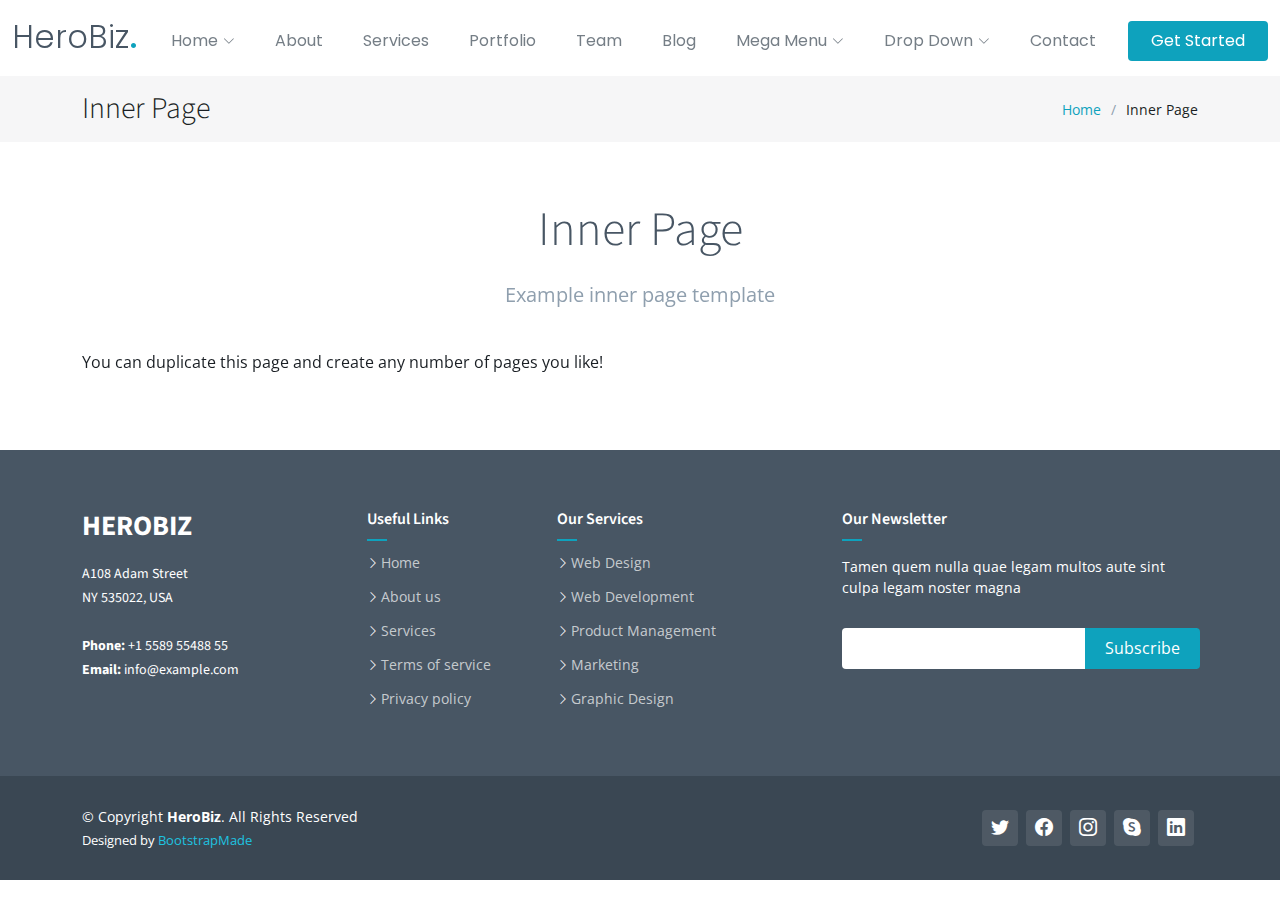
<file: inner-page.html>
<!DOCTYPE html>
<html lang="en">

<head>
  <meta charset="utf-8">
  <meta content="width=device-width, initial-scale=1.0" name="viewport">

  <title>Inner Page - HeroBiz Bootstrap Template</title>
  <meta content="" name="description">
  <meta content="" name="keywords">

  <!-- Favicons -->
  <link href="assets/img/favicon.png" rel="icon">
  <link href="assets/img/apple-touch-icon.png" rel="apple-touch-icon">

  <!-- Google Fonts -->
  <link rel="preconnect" href="https://fonts.googleapis.com">
  <link rel="preconnect" href="https://fonts.gstatic.com" crossorigin>
  <link href="https://fonts.googleapis.com/css2?family=Open+Sans:ital,wght@0,300;0,400;0,500;0,600;0,700;1,300;1,400;1,500;1,600;1,700&family=Poppins:ital,wght@0,300;0,400;0,500;0,600;0,700;1,300;1,400;1,500;1,600;1,700&family=Source+Sans+Pro:ital,wght@0,300;0,400;0,600;0,700;1,300;1,400;1,600;1,700&display=swap" rel="stylesheet">

  <!-- Vendor CSS Files -->
  <link href="assets/vendor/bootstrap/css/bootstrap.min.css" rel="stylesheet">
  <link href="assets/vendor/bootstrap-icons/bootstrap-icons.css" rel="stylesheet">
  <link href="assets/vendor/aos/aos.css" rel="stylesheet">
  <link href="assets/vendor/glightbox/css/glightbox.min.css" rel="stylesheet">
  <link href="assets/vendor/swiper/swiper-bundle.min.css" rel="stylesheet">

  <!-- Variables CSS Files. Uncomment your preferred color scheme -->
  <link href="assets/css/variables.css" rel="stylesheet">
  <!-- <link href="assets/css/variables-blue.css" rel="stylesheet"> -->
  <!-- <link href="assets/css/variables-green.css" rel="stylesheet"> -->
  <!-- <link href="assets/css/variables-orange.css" rel="stylesheet"> -->
  <!-- <link href="assets/css/variables-purple.css" rel="stylesheet"> -->
  <!-- <link href="assets/css/variables-red.css" rel="stylesheet"> -->
  <!-- <link href="assets/css/variables-pink.css" rel="stylesheet"> -->

  <!-- Template Main CSS File -->
  <link href="assets/css/main.css" rel="stylesheet">

  <!-- =======================================================
  * Template Name: HeroBiz
  * Updated: Mar 10 2023 with Bootstrap v5.2.3
  * Template URL: https://bootstrapmade.com/herobiz-bootstrap-business-template/
  * Author: BootstrapMade.com
  * License: https://bootstrapmade.com/license/
  ======================================================== -->
</head>

<body>

  <!-- ======= Header ======= -->
  <header id="header" class="header fixed-top" data-scrollto-offset="0">
    <div class="container-fluid d-flex align-items-center justify-content-between">

      <a href="index.html" class="logo d-flex align-items-center scrollto me-auto me-lg-0">
        <!-- Uncomment the line below if you also wish to use an image logo -->
        <!-- <img src="assets/img/logo.png" alt=""> -->
        <h1>HeroBiz<span>.</span></h1>
      </a>

      <nav id="navbar" class="navbar">
        <ul>

          <li class="dropdown"><a href="#"><span>Home</span> <i class="bi bi-chevron-down dropdown-indicator"></i></a>
            <ul>
              <li><a href="index.html">Home 1 - index.html</a></li>
              <li><a href="index-2.html">Home 2 - index-2.html</a></li>
              <li><a href="index-3.html">Home 3 - index-3.html</a></li>
              <li><a href="index-4.html">Home 4 - index-4.html</a></li>
            </ul>
          </li>

          <li><a class="nav-link scrollto" href="index.html#about">About</a></li>
          <li><a class="nav-link scrollto" href="index.html#services">Services</a></li>
          <li><a class="nav-link scrollto" href="index.html#portfolio">Portfolio</a></li>
          <li><a class="nav-link scrollto" href="index.html#team">Team</a></li>
          <li><a href="blog.html">Blog</a></li>
          <li class="dropdown megamenu"><a href="#"><span>Mega Menu</span> <i class="bi bi-chevron-down dropdown-indicator"></i></a>
            <ul>
              <li>
                <a href="#">Column 1 link 1</a>
                <a href="#">Column 1 link 2</a>
                <a href="#">Column 1 link 3</a>
              </li>
              <li>
                <a href="#">Column 2 link 1</a>
                <a href="#">Column 2 link 2</a>
                <a href="#">Column 3 link 3</a>
              </li>
              <li>
                <a href="#">Column 3 link 1</a>
                <a href="#">Column 3 link 2</a>
                <a href="#">Column 3 link 3</a>
              </li>
              <li>
                <a href="#">Column 4 link 1</a>
                <a href="#">Column 4 link 2</a>
                <a href="#">Column 4 link 3</a>
              </li>
            </ul>
          </li>
          <li class="dropdown"><a href="#"><span>Drop Down</span> <i class="bi bi-chevron-down dropdown-indicator"></i></a>
            <ul>
              <li><a href="#">Drop Down 1</a></li>
              <li class="dropdown"><a href="#"><span>Deep Drop Down</span> <i class="bi bi-chevron-down dropdown-indicator"></i></a>
                <ul>
                  <li><a href="#">Deep Drop Down 1</a></li>
                  <li><a href="#">Deep Drop Down 2</a></li>
                  <li><a href="#">Deep Drop Down 3</a></li>
                  <li><a href="#">Deep Drop Down 4</a></li>
                  <li><a href="#">Deep Drop Down 5</a></li>
                </ul>
              </li>
              <li><a href="#">Drop Down 2</a></li>
              <li><a href="#">Drop Down 3</a></li>
              <li><a href="#">Drop Down 4</a></li>
            </ul>
          </li>
          <li><a class="nav-link scrollto" href="index.html#contact">Contact</a></li>
        </ul>
        <i class="bi bi-list mobile-nav-toggle d-none"></i>
      </nav><!-- .navbar -->

      <a class="btn-getstarted scrollto" href="index.html#about">Get Started</a>

    </div>
  </header><!-- End Header -->

  <main id="main">

    <!-- ======= Breadcrumbs ======= -->
    <div class="breadcrumbs">
      <div class="container">

        <div class="d-flex justify-content-between align-items-center">
          <h2>Inner Page</h2>
          <ol>
            <li><a href="index.html">Home</a></li>
            <li>Inner Page</li>
          </ol>
        </div>

      </div>
    </div><!-- End Breadcrumbs -->

    <!-- ======= Blog Section ======= -->
    <section class="inner-page">
      <div class="container" data-aos="fade-up">

        <div class="section-header">
          <h2>Inner Page</h2>
          <p>Example inner page template</p>
        </div>

        <p>
          You can duplicate this page and create any number of pages you like!
        </p>

      </div>
    </section><!-- End Inner Page -->

  </main><!-- End #main -->

  <!-- ======= Footer ======= -->
  <footer id="footer" class="footer">

    <div class="footer-content">
      <div class="container">
        <div class="row">

          <div class="col-lg-3 col-md-6">
            <div class="footer-info">
              <h3>HeroBiz</h3>
              <p>
                A108 Adam Street <br>
                NY 535022, USA<br><br>
                <strong>Phone:</strong> +1 5589 55488 55<br>
                <strong>Email:</strong> info@example.com<br>
              </p>
            </div>
          </div>

          <div class="col-lg-2 col-md-6 footer-links">
            <h4>Useful Links</h4>
            <ul>
              <li><i class="bi bi-chevron-right"></i> <a href="#">Home</a></li>
              <li><i class="bi bi-chevron-right"></i> <a href="#">About us</a></li>
              <li><i class="bi bi-chevron-right"></i> <a href="#">Services</a></li>
              <li><i class="bi bi-chevron-right"></i> <a href="#">Terms of service</a></li>
              <li><i class="bi bi-chevron-right"></i> <a href="#">Privacy policy</a></li>
            </ul>
          </div>

          <div class="col-lg-3 col-md-6 footer-links">
            <h4>Our Services</h4>
            <ul>
              <li><i class="bi bi-chevron-right"></i> <a href="#">Web Design</a></li>
              <li><i class="bi bi-chevron-right"></i> <a href="#">Web Development</a></li>
              <li><i class="bi bi-chevron-right"></i> <a href="#">Product Management</a></li>
              <li><i class="bi bi-chevron-right"></i> <a href="#">Marketing</a></li>
              <li><i class="bi bi-chevron-right"></i> <a href="#">Graphic Design</a></li>
            </ul>
          </div>

          <div class="col-lg-4 col-md-6 footer-newsletter">
            <h4>Our Newsletter</h4>
            <p>Tamen quem nulla quae legam multos aute sint culpa legam noster magna</p>
            <form action="" method="post">
              <input type="email" name="email"><input type="submit" value="Subscribe">
            </form>

          </div>

        </div>
      </div>
    </div>

    <div class="footer-legal text-center">
      <div class="container d-flex flex-column flex-lg-row justify-content-center justify-content-lg-between align-items-center">

        <div class="d-flex flex-column align-items-center align-items-lg-start">
          <div class="copyright">
            &copy; Copyright <strong><span>HeroBiz</span></strong>. All Rights Reserved
          </div>
          <div class="credits">
            <!-- All the links in the footer should remain intact. -->
            <!-- You can delete the links only if you purchased the pro version. -->
            <!-- Licensing information: https://bootstrapmade.com/license/ -->
            <!-- Purchase the pro version with working PHP/AJAX contact form: https://bootstrapmade.com/herobiz-bootstrap-business-template/ -->
            Designed by <a href="https://bootstrapmade.com/">BootstrapMade</a>
          </div>
        </div>

        <div class="social-links order-first order-lg-last mb-3 mb-lg-0">
          <a href="#" class="twitter"><i class="bi bi-twitter"></i></a>
          <a href="#" class="facebook"><i class="bi bi-facebook"></i></a>
          <a href="#" class="instagram"><i class="bi bi-instagram"></i></a>
          <a href="#" class="google-plus"><i class="bi bi-skype"></i></a>
          <a href="#" class="linkedin"><i class="bi bi-linkedin"></i></a>
        </div>

      </div>
    </div>

  </footer><!-- End Footer -->

  <a href="#" class="scroll-top d-flex align-items-center justify-content-center"><i class="bi bi-arrow-up-short"></i></a>

  <div id="preloader"></div>

  <!-- Vendor JS Files -->
  <script src="assets/vendor/bootstrap/js/bootstrap.bundle.min.js"></script>
  <script src="assets/vendor/aos/aos.js"></script>
  <script src="assets/vendor/glightbox/js/glightbox.min.js"></script>
  <script src="assets/vendor/isotope-layout/isotope.pkgd.min.js"></script>
  <script src="assets/vendor/swiper/swiper-bundle.min.js"></script>
  <script src="assets/vendor/php-email-form/validate.js"></script>

  <!-- Template Main JS File -->
  <script src="assets/js/main.js"></script>

</body>

</html>
</file>
<file: assets/css/variables.css>
/**
* Template Name: HeroBiz
* File: variables.css
* Description: Easily customize colors, typography, and other repetitive properties used in the template main stylesheet file main.css
* 
* Template URL: https://bootstrapmade.com/herobiz-bootstrap-business-template/
* Author: BootstrapMade.com
* License: https://bootstrapmade.com/license/
* 
* Contents:
* 1. HeroBiz template variables 
* 2. Override default Bootstrap variables
* 3. Set color and background class names
*
* Learn more about CSS variables at https://developer.mozilla.org/en-US/docs/Web/CSS/Using_CSS_custom_properties
*/

/*--------------------------------------------------------------
# 1. HeroBiz template variables 
--------------------------------------------------------------*/
:root {

  /* Fonts */
  --font-default: 'Open Sans', system-ui, -apple-system, "Segoe UI", Roboto, "Helvetica Neue", Arial, "Noto Sans", "Liberation Sans", sans-serif, "Apple Color Emoji", "Segoe UI Emoji", "Segoe UI Symbol", "Noto Color Emoji";
  --font-primary: 'Source Sans Pro', sans-serif;
  --font-secondary: 'Poppins', sans-serif;

  /* Colors */
  /* The *-rgb color names are simply the RGB converted value of the corresponding color for use in the rgba() function */

  /* Default text color */
  --color-default: #1a1f24;
  --color-default-rgb: 26, 31, 36;

  /* Defult links color */
  --color-links: #0ea2bd;
  --color-links-hover: #1ec3e0;

  /* Primay colors */
  --color-primary: #0ea2bd;
  --color-primary-light: #1ec3e0;
  --color-primary-dark: #0189a1;

  --color-primary-rgb: 14, 162, 189;
  --color-primary-light-rgb: 30, 195, 224;
  --color-primary-dark-rgb: 1, 137, 161;

  /* Secondary colors */
  --color-secondary: #485664;
  --color-secondary-light: #8f9fae;
  --color-secondary-dark: #3a4753;

  --color-secondary-rgb: 72, 86, 100;
  --color-secondary-light-rgb: 143, 159, 174;
  --color-secondary-dark-rgb: 58, 71, 83;

  /* General colors */
  --color-blue: #0d6efd;
  --color-blue-rgb: 13, 110, 253;

  --color-indigo: #6610f2;
  --color-indigo-rgb: 102, 16, 242;

  --color-purple: #6f42c1;
  --color-purple-rgb: 111, 66, 193;

  --color-pink: #f13895;
  --color-pink-rgb: 243, 38, 140;

  --color-red: #df1529;
  --color-red-rgb: 223, 21, 4;

  --color-orange: #fd7e14;
  --color-orange-rgb: 253, 126, 20;

  --color-yellow: #ffc107;
  --color-yellow-rgb: 255, 193, 7;

  --color-green: #059652;
  --color-green-rgb: 5, 150, 82;

  --color-teal: #20c997;
  --color-teal-rgb: 32, 201, 151;

  --color-cyan: #0dcaf0;
  --color-cyan-rgb: 13, 202, 240;

  --color-white: #ffffff;
  --color-white-rgb: 255, 255, 255;

  --color-gray: #6c757d;
  --color-gray-rgb: 108, 117, 125;

  --color-black: #000000;
  --color-black-rgb: 0, 0, 0;
  
}

/*--------------------------------------------------------------
# 2. Override default Bootstrap variables
--------------------------------------------------------------*/
:root {

  --bs-blue: var(--color-blue);
  --bs-indigo: var(--color-indigo);
  --bs-purple: var(--color-purple);
  --bs-pink: var(--color-pink);
  --bs-red: var(--color-red);
  --bs-orange: var(--color-orange);
  --bs-yellow: var(--color-yellow);
  --bs-green: var(--color-green);
  --bs-teal: var(--color-teal);
  --bs-cyan: var(--color-cyan);
  --bs-white: var(--color-white);
  --bs-gray: var(--color-gray);
  --bs-gray-dark: #343a40;
  --bs-gray-100: #f8f9fa;
  --bs-gray-200: #e9ecef;
  --bs-gray-300: #dee2e6;
  --bs-gray-400: #ced4da;
  --bs-gray-500: #adb5bd;
  --bs-gray-600: #6c757d;
  --bs-gray-700: #495057;
  --bs-gray-800: #343a40;
  --bs-gray-900: #212529;
  --bs-primary: var(--color-blue);
  --bs-secondary: var(--color-blue);
  --bs-success: #198754;
  --bs-info: #0dcaf0;
  --bs-warning: #ffc107;
  --bs-danger: #dc3545;
  --bs-light: #f8f9fa;
  --bs-dark: #212529;
  --bs-primary-rgb: var(--color-primary-rgb);
  --bs-secondary-rgb: var(--color-secondary-rgb);
  --bs-success-rgb: 25, 135, 84;
  --bs-info-rgb: 13, 202, 240;
  --bs-warning-rgb: 255, 193, 7;
  --bs-danger-rgb: 220, 53, 69;
  --bs-light-rgb: 248, 249, 250;
  --bs-dark-rgb: 33, 37, 41;
  --bs-white-rgb: var(--color-white-rgb);
  --bs-black-rgb: var(--color-black-rgb);
  --bs-body-color-rgb: var(--color-default-rgb);
  --bs-body-bg-rgb: 255, 255, 255;
  --bs-font-sans-serif: var(--font-default);
  --bs-font-monospace: SFMono-Regular, Menlo, Monaco, Consolas, "Liberation Mono", "Courier New", monospace;
  --bs-gradient: linear-gradient(180deg, rgba(255, 255, 255, 0.15), rgba(255, 255, 255, 0));
  --bs-body-font-family: var(--font-default);
  --bs-body-font-size: 1rem;
  --bs-body-font-weight: 400;
  --bs-body-line-height: 1.5;
  --bs-body-color: var(--color-default);
  --bs-body-bg: #fff;

}

/*--------------------------------------------------------------
# 3. Set color and background class names
--------------------------------------------------------------*/
/* Fonts */
.font-default { font-family: var(--font-default) !important; }
.font-primary { font-family: var(--font-primary) !important;}
.font-secondary { font-family: var(--font-secondary) !important; }

/* Text Colors */
.color-default { color: var(--color-default) !important; }
.color-links { color: var(--color-links) !important; }
.color-links:hover { color: var(--color-links-hover) !important; }
.color-primary { color: var(--color-primary) !important; }
.color-primary-light { color: var(--color-primary-light) !important; }
.color-primary-dark { color: var(--color-primary-dark) !important; }
.color-secondary { color: var(--color-secondary) !important; }
.color-secondary-light { color: var(--color-secondary-light) !important; }
.color-secondary-dark { color: var(--color-secondary-dark) !important; }
.color-blue { color: var(--color-blue) !important; }
.color-indigo { color: var(--color-indigo) !important; }
.color-purple { color: var(--color-purple) !important; }
.color-pink { color: var(--color-pink) !important; }
.color-red { color: var(--color-red) !important; }
.color-orange { color: var(--color-orange) !important; }
.color-yellow { color: var(--color-yellow) !important; }
.color-green { color: var(--color-green) !important; }
.color-teal { color: var(--color-teal) !important; }
.color-cyan { color: var(--color-cyan) !important; }
.color-white { color: var(--color-white) !important; }
.color-gray { color: var(--color-gray) !important; }
.color-black { color: var(--color-black) !important; }

/* Background Colors */
.bg-default { background-color: var(--color-default) !important; }
.bg-primary { background-color: var(--color-primary) !important; }
.bg-primary-light { background-color: var(--color-primary-light) !important; }
.bg-primary-dark { background-color: var(--color-primary-dark) !important; }
.bg-secondary { background-color: var(--color-secondary) !important; }
.bg-secondary-light { background-color: var(--color-secondary-light) !important; }
.bg-secondary-dark { background-color: var(--color-secondary-dark) !important; }
.bg-blue { background-color: var(--color-blue) !important; }
.bg-indigo { background-color: var(--color-indigo) !important; }
.bg-purple { background-color: var(--color-purple) !important; }
.bg-pink { background-color: var(--color-pink) !important; }
.bg-red { background-color: var(--color-red) !important; }
.bg-orange { background-color: var(--color-orange) !important; }
.bg-yellow { background-color: var(--color-yellow) !important; }
.bg-green { background-color: var(--color-green) !important; }
.bg-teal { background-color: var(--color-teal) !important; }
.bg-cyan { background-color: var(--color-cyan) !important; }
.bg-white { background-color: var(--color-white) !important; }
.bg-gray { background-color: var(--color-gray) !important; }
.bg-black { background-color: var(--color-black) !important; }
</file>
<file: assets/css/variables-blue.css>
/**
* Template Name: HeroBiz
* File: variables-blue.css
* Description: Easily customize colors, typography, and other repetitive properties used in the template main stylesheet file main.css
* 
* Template URL: https://bootstrapmade.com/herobiz-bootstrap-business-template/
* Author: BootstrapMade.com
* License: https://bootstrapmade.com/license/
* 
* Contents:
* 1. HeroBiz template variables 
* 2. Override default Bootstrap variables
* 3. Set color and background class names
*
* Learn more about CSS variables at https://developer.mozilla.org/en-US/docs/Web/CSS/Using_CSS_custom_properties
*/

/*--------------------------------------------------------------
# 1. HeroBiz template variables 
--------------------------------------------------------------*/
:root {

  /* Fonts */
  --font-default: 'Open Sans', system-ui, -apple-system, "Segoe UI", Roboto, "Helvetica Neue", Arial, "Noto Sans", "Liberation Sans", sans-serif, "Apple Color Emoji", "Segoe UI Emoji", "Segoe UI Symbol", "Noto Color Emoji";
  --font-primary: 'Source Sans Pro', sans-serif;
  --font-secondary: 'Poppins', sans-serif;

  /* Colors */
  /* The *-rgb color names are simply the RGB converted value of the corresponding color for use in the rgba() function */

  /* Default text color */
  --color-default: #1a1f24;
  --color-default-rgb: 26, 31, 36;

  /* Defult links color */
  --color-links: #3279fc;
  --color-links-hover: #4797ff;

  /* Primay colors */
  --color-primary: #3279fc;
  --color-primary-light: #4797ff;
  --color-primary-dark: #1c61e2;

  --color-primary-rgb: 50, 121, 252;
  --color-primary-light-rgb: 71, 151, 255;
  --color-primary-dark-rgb: 28, 97, 226;

  /* Secondary colors */
  --color-secondary: #5670a0;
  --color-secondary-light: #6e87b6;
  --color-secondary-dark: #3b5380;

  --color-secondary-rgb: 86, 112, 160;
  --color-secondary-light-rgb: 110, 135, 182;
  --color-secondary-dark-rgb: 59, 83, 128;

  /* General colors */
  --color-blue: #0d6efd;
  --color-blue-rgb: 13, 110, 253;

  --color-indigo: #6610f2;
  --color-indigo-rgb: 102, 16, 242;

  --color-purple: #6f42c1;
  --color-purple-rgb: 111, 66, 193;

  --color-pink: #f3268c;
  --color-pink-rgb: 243, 38, 140;

  --color-red: #df1529;
  --color-red-rgb: 223, 21, 4;

  --color-orange: #fd7e14;
  --color-orange-rgb: 253, 126, 20;

  --color-yellow: #ffc107;
  --color-yellow-rgb: 255, 193, 7;

  --color-green: #059652;
  --color-green-rgb: 5, 150, 82;

  --color-teal: #20c997;
  --color-teal-rgb: 32, 201, 151;

  --color-cyan: #0dcaf0;
  --color-cyan-rgb: 13, 202, 240;

  --color-white: #ffffff;
  --color-white-rgb: 255, 255, 255;

  --color-gray: #6c757d;
  --color-gray-rgb: 108, 117, 125;

  --color-black: #000000;
  --color-black-rgb: 0, 0, 0;
  
}

/*--------------------------------------------------------------
# 2. Override default Bootstrap variables
--------------------------------------------------------------*/
:root {

  --bs-blue: var(--color-blue);
  --bs-indigo: var(--color-indigo);
  --bs-purple: var(--color-purple);
  --bs-pink: var(--color-pink);
  --bs-red: var(--color-red);
  --bs-orange: var(--color-orange);
  --bs-yellow: var(--color-yellow);
  --bs-green: var(--color-green);
  --bs-teal: var(--color-teal);
  --bs-cyan: var(--color-cyan);
  --bs-white: var(--color-white);
  --bs-gray: var(--color-gray);
  --bs-gray-dark: #343a40;
  --bs-gray-100: #f8f9fa;
  --bs-gray-200: #e9ecef;
  --bs-gray-300: #dee2e6;
  --bs-gray-400: #ced4da;
  --bs-gray-500: #adb5bd;
  --bs-gray-600: #6c757d;
  --bs-gray-700: #495057;
  --bs-gray-800: #343a40;
  --bs-gray-900: #212529;
  --bs-primary: var(--color-blue);
  --bs-secondary: var(--color-blue);
  --bs-success: #198754;
  --bs-info: #0dcaf0;
  --bs-warning: #ffc107;
  --bs-danger: #dc3545;
  --bs-light: #f8f9fa;
  --bs-dark: #212529;
  --bs-primary-rgb: var(--color-primary-rgb);
  --bs-secondary-rgb: var(--color-secondary-rgb);
  --bs-success-rgb: 25, 135, 84;
  --bs-info-rgb: 13, 202, 240;
  --bs-warning-rgb: 255, 193, 7;
  --bs-danger-rgb: 220, 53, 69;
  --bs-light-rgb: 248, 249, 250;
  --bs-dark-rgb: 33, 37, 41;
  --bs-white-rgb: var(--color-white-rgb);
  --bs-black-rgb: var(--color-black-rgb);
  --bs-body-color-rgb: var(--color-default-rgb);
  --bs-body-bg-rgb: 255, 255, 255;
  --bs-font-sans-serif: var(--font-default);
  --bs-font-monospace: SFMono-Regular, Menlo, Monaco, Consolas, "Liberation Mono", "Courier New", monospace;
  --bs-gradient: linear-gradient(180deg, rgba(255, 255, 255, 0.15), rgba(255, 255, 255, 0));
  --bs-body-font-family: var(--font-default);
  --bs-body-font-size: 1rem;
  --bs-body-font-weight: 400;
  --bs-body-line-height: 1.5;
  --bs-body-color: var(--color-default);
  --bs-body-bg: #fff;

}

/*--------------------------------------------------------------
# 3. Set color and background class names
--------------------------------------------------------------*/
/* Fonts */
.font-default { font-family: var(--font-default) !important; }
.font-primary { font-family: var(--font-primary) !important;}
.font-secondary { font-family: var(--font-secondary) !important; }

/* Text Colors */
.color-default { color: var(--color-default) !important; }
.color-links { color: var(--color-links) !important; }
.color-links:hover { color: var(--color-links-hover) !important; }
.color-primary { color: var(--color-primary) !important; }
.color-primary-light { color: var(--color-primary-light) !important; }
.color-primary-dark { color: var(--color-primary-dark) !important; }
.color-secondary { color: var(--color-secondary) !important; }
.color-secondary-light { color: var(--color-secondary-light) !important; }
.color-secondary-dark { color: var(--color-secondary-dark) !important; }
.color-blue { color: var(--color-blue) !important; }
.color-indigo { color: var(--color-indigo) !important; }
.color-purple { color: var(--color-purple) !important; }
.color-pink { color: var(--color-pink) !important; }
.color-red { color: var(--color-red) !important; }
.color-orange { color: var(--color-orange) !important; }
.color-yellow { color: var(--color-yellow) !important; }
.color-green { color: var(--color-green) !important; }
.color-teal { color: var(--color-teal) !important; }
.color-cyan { color: var(--color-cyan) !important; }
.color-white { color: var(--color-white) !important; }
.color-gray { color: var(--color-gray) !important; }
.color-black { color: var(--color-black) !important; }

/* Background Colors */
.bg-default { background-color: var(--color-default) !important; }
.bg-primary { background-color: var(--color-primary) !important; }
.bg-primary-light { background-color: var(--color-primary-light) !important; }
.bg-primary-dark { background-color: var(--color-primary-dark) !important; }
.bg-secondary { background-color: var(--color-secondary) !important; }
.bg-secondary-light { background-color: var(--color-secondary-light) !important; }
.bg-secondary-dark { background-color: var(--color-secondary-dark) !important; }
.bg-blue { background-color: var(--color-blue) !important; }
.bg-indigo { background-color: var(--color-indigo) !important; }
.bg-purple { background-color: var(--color-purple) !important; }
.bg-pink { background-color: var(--color-pink) !important; }
.bg-red { background-color: var(--color-red) !important; }
.bg-orange { background-color: var(--color-orange) !important; }
.bg-yellow { background-color: var(--color-yellow) !important; }
.bg-green { background-color: var(--color-green) !important; }
.bg-teal { background-color: var(--color-teal) !important; }
.bg-cyan { background-color: var(--color-cyan) !important; }
.bg-white { background-color: var(--color-white) !important; }
.bg-gray { background-color: var(--color-gray) !important; }
.bg-black { background-color: var(--color-black) !important; }
</file>
<file: assets/css/variables-green.css>
/**
* Template Name: HeroBiz
* File: variables-green.css
* Description: Easily customize colors, typography, and other repetitive properties used in the template main stylesheet file main.css
* 
* Template URL: https://bootstrapmade.com/herobiz-bootstrap-business-template/
* Author: BootstrapMade.com
* License: https://bootstrapmade.com/license/
* 
* Contents:
* 1. HeroBiz template variables 
* 2. Override default Bootstrap variables
* 3. Set color and background class names
*
* Learn more about CSS variables at https://developer.mozilla.org/en-US/docs/Web/CSS/Using_CSS_custom_properties
*/

/*--------------------------------------------------------------
# 1. HeroBiz template variables 
--------------------------------------------------------------*/
:root {

  /* Fonts */
  --font-default: 'Open Sans', system-ui, -apple-system, "Segoe UI", Roboto, "Helvetica Neue", Arial, "Noto Sans", "Liberation Sans", sans-serif, "Apple Color Emoji", "Segoe UI Emoji", "Segoe UI Symbol", "Noto Color Emoji";
  --font-primary: 'Source Sans Pro', sans-serif;
  --font-secondary: 'Poppins', sans-serif;

  /* Colors */
  /* The *-rgb color names are simply the RGB converted value of the corresponding color for use in the rgba() function */

  /* Default text color */
  --color-default: #1a1f24;
  --color-default-rgb: 26, 31, 36;

  /* Defult links color */
  --color-links: #05c46b;
  --color-links-hover: #1de789;

  /* Primay colors */
  --color-primary: #05c46b;
  --color-primary-light: #1de789;
  --color-primary-dark: #01a156;

  --color-primary-rgb: 5, 196, 107;
  --color-primary-light-rgb: 29, 231, 137;
  --color-primary-dark-rgb: 1, 161, 86;

  /* Secondary colors */
  --color-secondary: #485664;
  --color-secondary-light: #8f9fae;
  --color-secondary-dark: #3a4753;

  --color-secondary-rgb: 72, 86, 100;
  --color-secondary-light-rgb: 143, 159, 174;
  --color-secondary-dark-rgb: 58, 71, 83;

  /* General colors */
  --color-blue: #0d6efd;
  --color-blue-rgb: 13, 110, 253;

  --color-indigo: #6610f2;
  --color-indigo-rgb: 102, 16, 242;

  --color-purple: #6f42c1;
  --color-purple-rgb: 111, 66, 193;

  --color-pink: #f3268c;
  --color-pink-rgb: 243, 38, 140;

  --color-red: #df1529;
  --color-red-rgb: 223, 21, 4;

  --color-orange: #fd7e14;
  --color-orange-rgb: 253, 126, 20;

  --color-yellow: #ffc107;
  --color-yellow-rgb: 255, 193, 7;

  --color-green: #059652;
  --color-green-rgb: 5, 150, 82;

  --color-teal: #20c997;
  --color-teal-rgb: 32, 201, 151;

  --color-cyan: #0dcaf0;
  --color-cyan-rgb: 13, 202, 240;

  --color-white: #ffffff;
  --color-white-rgb: 255, 255, 255;

  --color-gray: #6c757d;
  --color-gray-rgb: 108, 117, 125;

  --color-black: #000000;
  --color-black-rgb: 0, 0, 0;
  
}

/*--------------------------------------------------------------
# 2. Override default Bootstrap variables
--------------------------------------------------------------*/
:root {

  --bs-blue: var(--color-blue);
  --bs-indigo: var(--color-indigo);
  --bs-purple: var(--color-purple);
  --bs-pink: var(--color-pink);
  --bs-red: var(--color-red);
  --bs-orange: var(--color-orange);
  --bs-yellow: var(--color-yellow);
  --bs-green: var(--color-green);
  --bs-teal: var(--color-teal);
  --bs-cyan: var(--color-cyan);
  --bs-white: var(--color-white);
  --bs-gray: var(--color-gray);
  --bs-gray-dark: #343a40;
  --bs-gray-100: #f8f9fa;
  --bs-gray-200: #e9ecef;
  --bs-gray-300: #dee2e6;
  --bs-gray-400: #ced4da;
  --bs-gray-500: #adb5bd;
  --bs-gray-600: #6c757d;
  --bs-gray-700: #495057;
  --bs-gray-800: #343a40;
  --bs-gray-900: #212529;
  --bs-primary: var(--color-blue);
  --bs-secondary: var(--color-blue);
  --bs-success: #198754;
  --bs-info: #0dcaf0;
  --bs-warning: #ffc107;
  --bs-danger: #dc3545;
  --bs-light: #f8f9fa;
  --bs-dark: #212529;
  --bs-primary-rgb: var(--color-primary-rgb);
  --bs-secondary-rgb: var(--color-secondary-rgb);
  --bs-success-rgb: 25, 135, 84;
  --bs-info-rgb: 13, 202, 240;
  --bs-warning-rgb: 255, 193, 7;
  --bs-danger-rgb: 220, 53, 69;
  --bs-light-rgb: 248, 249, 250;
  --bs-dark-rgb: 33, 37, 41;
  --bs-white-rgb: var(--color-white-rgb);
  --bs-black-rgb: var(--color-black-rgb);
  --bs-body-color-rgb: var(--color-default-rgb);
  --bs-body-bg-rgb: 255, 255, 255;
  --bs-font-sans-serif: var(--font-default);
  --bs-font-monospace: SFMono-Regular, Menlo, Monaco, Consolas, "Liberation Mono", "Courier New", monospace;
  --bs-gradient: linear-gradient(180deg, rgba(255, 255, 255, 0.15), rgba(255, 255, 255, 0));
  --bs-body-font-family: var(--font-default);
  --bs-body-font-size: 1rem;
  --bs-body-font-weight: 400;
  --bs-body-line-height: 1.5;
  --bs-body-color: var(--color-default);
  --bs-body-bg: #fff;

}

/*--------------------------------------------------------------
# 3. Set color and background class names
--------------------------------------------------------------*/
/* Fonts */
.font-default { font-family: var(--font-default) !important; }
.font-primary { font-family: var(--font-primary) !important;}
.font-secondary { font-family: var(--font-secondary) !important; }

/* Text Colors */
.color-default { color: var(--color-default) !important; }
.color-links { color: var(--color-links) !important; }
.color-links:hover { color: var(--color-links-hover) !important; }
.color-primary { color: var(--color-primary) !important; }
.color-primary-light { color: var(--color-primary-light) !important; }
.color-primary-dark { color: var(--color-primary-dark) !important; }
.color-secondary { color: var(--color-secondary) !important; }
.color-secondary-light { color: var(--color-secondary-light) !important; }
.color-secondary-dark { color: var(--color-secondary-dark) !important; }
.color-blue { color: var(--color-blue) !important; }
.color-indigo { color: var(--color-indigo) !important; }
.color-purple { color: var(--color-purple) !important; }
.color-pink { color: var(--color-pink) !important; }
.color-red { color: var(--color-red) !important; }
.color-orange { color: var(--color-orange) !important; }
.color-yellow { color: var(--color-yellow) !important; }
.color-green { color: var(--color-green) !important; }
.color-teal { color: var(--color-teal) !important; }
.color-cyan { color: var(--color-cyan) !important; }
.color-white { color: var(--color-white) !important; }
.color-gray { color: var(--color-gray) !important; }
.color-black { color: var(--color-black) !important; }

/* Background Colors */
.bg-default { background-color: var(--color-default) !important; }
.bg-primary { background-color: var(--color-primary) !important; }
.bg-primary-light { background-color: var(--color-primary-light) !important; }
.bg-primary-dark { background-color: var(--color-primary-dark) !important; }
.bg-secondary { background-color: var(--color-secondary) !important; }
.bg-secondary-light { background-color: var(--color-secondary-light) !important; }
.bg-secondary-dark { background-color: var(--color-secondary-dark) !important; }
.bg-blue { background-color: var(--color-blue) !important; }
.bg-indigo { background-color: var(--color-indigo) !important; }
.bg-purple { background-color: var(--color-purple) !important; }
.bg-pink { background-color: var(--color-pink) !important; }
.bg-red { background-color: var(--color-red) !important; }
.bg-orange { background-color: var(--color-orange) !important; }
.bg-yellow { background-color: var(--color-yellow) !important; }
.bg-green { background-color: var(--color-green) !important; }
.bg-teal { background-color: var(--color-teal) !important; }
.bg-cyan { background-color: var(--color-cyan) !important; }
.bg-white { background-color: var(--color-white) !important; }
.bg-gray { background-color: var(--color-gray) !important; }
.bg-black { background-color: var(--color-black) !important; }
</file>
<file: assets/css/variables-orange.css>
/**
* Template Name: HeroBiz
* File: variables-orange.css
* Description: Easily customize colors, typography, and other repetitive properties used in the template main stylesheet file main.css
* 
* Template URL: https://bootstrapmade.com/herobiz-bootstrap-business-template/
* Author: BootstrapMade.com
* License: https://bootstrapmade.com/license/
* 
* Contents:
* 1. HeroBiz template variables 
* 2. Override default Bootstrap variables
* 3. Set color and background class names
*
* Learn more about CSS variables at https://developer.mozilla.org/en-US/docs/Web/CSS/Using_CSS_custom_properties
*/

/*--------------------------------------------------------------
# 1. HeroBiz template variables 
--------------------------------------------------------------*/
:root {

  /* Fonts */
  --font-default: 'Open Sans', system-ui, -apple-system, "Segoe UI", Roboto, "Helvetica Neue", Arial, "Noto Sans", "Liberation Sans", sans-serif, "Apple Color Emoji", "Segoe UI Emoji", "Segoe UI Symbol", "Noto Color Emoji";
  --font-primary: 'Source Sans Pro', sans-serif;
  --font-secondary: 'Poppins', sans-serif;

  /* Colors */
  /* The *-rgb color names are simply the RGB converted value of the corresponding color for use in the rgba() function */

  /* Default text color */
  --color-default: #1a1f24;
  --color-default-rgb: 26, 31, 36;

  /* Defult links color */
  --color-links: #f97233;
  --color-links-hover: #fa9160;

  /* Primay colors */
  --color-primary: #f97233;
  --color-primary-light: #fb9b6e;
  --color-primary-dark: #e54d07;

  --color-primary-rgb: 249, 114, 51;
  --color-primary-light-rgb: 251, 155, 110;
  --color-primary-dark-rgb: 229, 77, 7;

  /* Secondary colors */
  --color-secondary: #485664;
  --color-secondary-light: #8f9fae;
  --color-secondary-dark: #3a4753;

  --color-secondary-rgb: 72, 86, 100;
  --color-secondary-light-rgb: 143, 159, 174;
  --color-secondary-dark-rgb: 58, 71, 83;

  /* General colors */
  --color-blue: #0d6efd;
  --color-blue-rgb: 13, 110, 253;

  --color-indigo: #6610f2;
  --color-indigo-rgb: 102, 16, 242;

  --color-purple: #6f42c1;
  --color-purple-rgb: 111, 66, 193;

  --color-pink: #f3268c;
  --color-pink-rgb: 243, 38, 140;

  --color-red: #df1529;
  --color-red-rgb: 223, 21, 4;

  --color-orange: #fd7e14;
  --color-orange-rgb: 253, 126, 20;

  --color-yellow: #ffc107;
  --color-yellow-rgb: 255, 193, 7;

  --color-green: #059652;
  --color-green-rgb: 5, 150, 82;

  --color-teal: #20c997;
  --color-teal-rgb: 32, 201, 151;

  --color-cyan: #0dcaf0;
  --color-cyan-rgb: 13, 202, 240;

  --color-white: #ffffff;
  --color-white-rgb: 255, 255, 255;

  --color-gray: #6c757d;
  --color-gray-rgb: 108, 117, 125;

  --color-black: #000000;
  --color-black-rgb: 0, 0, 0;
  
}

/*--------------------------------------------------------------
# 2. Override default Bootstrap variables
--------------------------------------------------------------*/
:root {

  --bs-blue: var(--color-blue);
  --bs-indigo: var(--color-indigo);
  --bs-purple: var(--color-purple);
  --bs-pink: var(--color-pink);
  --bs-red: var(--color-red);
  --bs-orange: var(--color-orange);
  --bs-yellow: var(--color-yellow);
  --bs-green: var(--color-green);
  --bs-teal: var(--color-teal);
  --bs-cyan: var(--color-cyan);
  --bs-white: var(--color-white);
  --bs-gray: var(--color-gray);
  --bs-gray-dark: #343a40;
  --bs-gray-100: #f8f9fa;
  --bs-gray-200: #e9ecef;
  --bs-gray-300: #dee2e6;
  --bs-gray-400: #ced4da;
  --bs-gray-500: #adb5bd;
  --bs-gray-600: #6c757d;
  --bs-gray-700: #495057;
  --bs-gray-800: #343a40;
  --bs-gray-900: #212529;
  --bs-primary: var(--color-blue);
  --bs-secondary: var(--color-blue);
  --bs-success: #198754;
  --bs-info: #0dcaf0;
  --bs-warning: #ffc107;
  --bs-danger: #dc3545;
  --bs-light: #f8f9fa;
  --bs-dark: #212529;
  --bs-primary-rgb: var(--color-primary-rgb);
  --bs-secondary-rgb: var(--color-secondary-rgb);
  --bs-success-rgb: 25, 135, 84;
  --bs-info-rgb: 13, 202, 240;
  --bs-warning-rgb: 255, 193, 7;
  --bs-danger-rgb: 220, 53, 69;
  --bs-light-rgb: 248, 249, 250;
  --bs-dark-rgb: 33, 37, 41;
  --bs-white-rgb: var(--color-white-rgb);
  --bs-black-rgb: var(--color-black-rgb);
  --bs-body-color-rgb: var(--color-default-rgb);
  --bs-body-bg-rgb: 255, 255, 255;
  --bs-font-sans-serif: var(--font-default);
  --bs-font-monospace: SFMono-Regular, Menlo, Monaco, Consolas, "Liberation Mono", "Courier New", monospace;
  --bs-gradient: linear-gradient(180deg, rgba(255, 255, 255, 0.15), rgba(255, 255, 255, 0));
  --bs-body-font-family: var(--font-default);
  --bs-body-font-size: 1rem;
  --bs-body-font-weight: 400;
  --bs-body-line-height: 1.5;
  --bs-body-color: var(--color-default);
  --bs-body-bg: #fff;

}

/*--------------------------------------------------------------
# 3. Set color and background class names
--------------------------------------------------------------*/
/* Fonts */
.font-default { font-family: var(--font-default) !important; }
.font-primary { font-family: var(--font-primary) !important;}
.font-secondary { font-family: var(--font-secondary) !important; }

/* Text Colors */
.color-default { color: var(--color-default) !important; }
.color-links { color: var(--color-links) !important; }
.color-links:hover { color: var(--color-links-hover) !important; }
.color-primary { color: var(--color-primary) !important; }
.color-primary-light { color: var(--color-primary-light) !important; }
.color-primary-dark { color: var(--color-primary-dark) !important; }
.color-secondary { color: var(--color-secondary) !important; }
.color-secondary-light { color: var(--color-secondary-light) !important; }
.color-secondary-dark { color: var(--color-secondary-dark) !important; }
.color-blue { color: var(--color-blue) !important; }
.color-indigo { color: var(--color-indigo) !important; }
.color-purple { color: var(--color-purple) !important; }
.color-pink { color: var(--color-pink) !important; }
.color-red { color: var(--color-red) !important; }
.color-orange { color: var(--color-orange) !important; }
.color-yellow { color: var(--color-yellow) !important; }
.color-green { color: var(--color-green) !important; }
.color-teal { color: var(--color-teal) !important; }
.color-cyan { color: var(--color-cyan) !important; }
.color-white { color: var(--color-white) !important; }
.color-gray { color: var(--color-gray) !important; }
.color-black { color: var(--color-black) !important; }

/* Background Colors */
.bg-default { background-color: var(--color-default) !important; }
.bg-primary { background-color: var(--color-primary) !important; }
.bg-primary-light { background-color: var(--color-primary-light) !important; }
.bg-primary-dark { background-color: var(--color-primary-dark) !important; }
.bg-secondary { background-color: var(--color-secondary) !important; }
.bg-secondary-light { background-color: var(--color-secondary-light) !important; }
.bg-secondary-dark { background-color: var(--color-secondary-dark) !important; }
.bg-blue { background-color: var(--color-blue) !important; }
.bg-indigo { background-color: var(--color-indigo) !important; }
.bg-purple { background-color: var(--color-purple) !important; }
.bg-pink { background-color: var(--color-pink) !important; }
.bg-red { background-color: var(--color-red) !important; }
.bg-orange { background-color: var(--color-orange) !important; }
.bg-yellow { background-color: var(--color-yellow) !important; }
.bg-green { background-color: var(--color-green) !important; }
.bg-teal { background-color: var(--color-teal) !important; }
.bg-cyan { background-color: var(--color-cyan) !important; }
.bg-white { background-color: var(--color-white) !important; }
.bg-gray { background-color: var(--color-gray) !important; }
.bg-black { background-color: var(--color-black) !important; }
</file>
<file: assets/css/variables-purple.css>
/**
* Template Name: HeroBiz
* File: variables-purple.css
* Description: Easily customize colors, typography, and other repetitive properties used in the template main stylesheet file main.css
* 
* Template URL: https://bootstrapmade.com/herobiz-bootstrap-business-template/
* Author: BootstrapMade.com
* License: https://bootstrapmade.com/license/
* 
* Contents:
* 1. HeroBiz template variables 
* 2. Override default Bootstrap variables
* 3. Set color and background class names
*
* Learn more about CSS variables at https://developer.mozilla.org/en-US/docs/Web/CSS/Using_CSS_custom_properties
*/

/*--------------------------------------------------------------
# 1. HeroBiz template variables 
--------------------------------------------------------------*/
:root {

  /* Fonts */
  --font-default: 'Open Sans', system-ui, -apple-system, "Segoe UI", Roboto, "Helvetica Neue", Arial, "Noto Sans", "Liberation Sans", sans-serif, "Apple Color Emoji", "Segoe UI Emoji", "Segoe UI Symbol", "Noto Color Emoji";
  --font-primary: 'Source Sans Pro', sans-serif;
  --font-secondary: 'Poppins', sans-serif;

  /* Colors */
  /* The *-rgb color names are simply the RGB converted value of the corresponding color for use in the rgba() function */

  /* Default text color */
  --color-default: #1a1f24;
  --color-default-rgb: 26, 31, 36;

  /* Defult links color */
  --color-links: #6261c5;
  --color-links-hover: #7d7bfd;

  /* Primay colors */
  --color-primary: #6261c5;
  --color-primary-light: #7d7bfd;
  --color-primary-dark: #4b49aa;

  --color-primary-rgb: 98, 97, 197;
  --color-primary-light-rgb: 125, 123, 253;
  --color-primary-dark-rgb: 75, 73, 170;

  /* Secondary colors */
  --color-secondary: #56556b;
  --color-secondary-light: #7c7b94;
  --color-secondary-dark: #343346;

  --color-secondary-rgb: 86, 85, 107;
  --color-secondary-light-rgb: 124, 123, 148;
  --color-secondary-dark-rgb: 52, 51, 70;

  /* General colors */
  --color-blue: #0d6efd;
  --color-blue-rgb: 13, 110, 253;

  --color-indigo: #6610f2;
  --color-indigo-rgb: 102, 16, 242;

  --color-purple: #6f42c1;
  --color-purple-rgb: 111, 66, 193;

  --color-pink: #f3268c;
  --color-pink-rgb: 243, 38, 140;

  --color-red: #df1529;
  --color-red-rgb: 223, 21, 4;

  --color-orange: #fd7e14;
  --color-orange-rgb: 253, 126, 20;

  --color-yellow: #ffc107;
  --color-yellow-rgb: 255, 193, 7;

  --color-green: #059652;
  --color-green-rgb: 5, 150, 82;

  --color-teal: #20c997;
  --color-teal-rgb: 32, 201, 151;

  --color-cyan: #0dcaf0;
  --color-cyan-rgb: 13, 202, 240;

  --color-white: #ffffff;
  --color-white-rgb: 255, 255, 255;

  --color-gray: #6c757d;
  --color-gray-rgb: 108, 117, 125;

  --color-black: #000000;
  --color-black-rgb: 0, 0, 0;
  
}

/*--------------------------------------------------------------
# 2. Override default Bootstrap variables
--------------------------------------------------------------*/
:root {

  --bs-blue: var(--color-blue);
  --bs-indigo: var(--color-indigo);
  --bs-purple: var(--color-purple);
  --bs-pink: var(--color-pink);
  --bs-red: var(--color-red);
  --bs-orange: var(--color-orange);
  --bs-yellow: var(--color-yellow);
  --bs-green: var(--color-green);
  --bs-teal: var(--color-teal);
  --bs-cyan: var(--color-cyan);
  --bs-white: var(--color-white);
  --bs-gray: var(--color-gray);
  --bs-gray-dark: #343a40;
  --bs-gray-100: #f8f9fa;
  --bs-gray-200: #e9ecef;
  --bs-gray-300: #dee2e6;
  --bs-gray-400: #ced4da;
  --bs-gray-500: #adb5bd;
  --bs-gray-600: #6c757d;
  --bs-gray-700: #495057;
  --bs-gray-800: #343a40;
  --bs-gray-900: #212529;
  --bs-primary: var(--color-blue);
  --bs-secondary: var(--color-blue);
  --bs-success: #198754;
  --bs-info: #0dcaf0;
  --bs-warning: #ffc107;
  --bs-danger: #dc3545;
  --bs-light: #f8f9fa;
  --bs-dark: #212529;
  --bs-primary-rgb: var(--color-primary-rgb);
  --bs-secondary-rgb: var(--color-secondary-rgb);
  --bs-success-rgb: 25, 135, 84;
  --bs-info-rgb: 13, 202, 240;
  --bs-warning-rgb: 255, 193, 7;
  --bs-danger-rgb: 220, 53, 69;
  --bs-light-rgb: 248, 249, 250;
  --bs-dark-rgb: 33, 37, 41;
  --bs-white-rgb: var(--color-white-rgb);
  --bs-black-rgb: var(--color-black-rgb);
  --bs-body-color-rgb: var(--color-default-rgb);
  --bs-body-bg-rgb: 255, 255, 255;
  --bs-font-sans-serif: var(--font-default);
  --bs-font-monospace: SFMono-Regular, Menlo, Monaco, Consolas, "Liberation Mono", "Courier New", monospace;
  --bs-gradient: linear-gradient(180deg, rgba(255, 255, 255, 0.15), rgba(255, 255, 255, 0));
  --bs-body-font-family: var(--font-default);
  --bs-body-font-size: 1rem;
  --bs-body-font-weight: 400;
  --bs-body-line-height: 1.5;
  --bs-body-color: var(--color-default);
  --bs-body-bg: #fff;

}

/*--------------------------------------------------------------
# 3. Set color and background class names
--------------------------------------------------------------*/
/* Fonts */
.font-default { font-family: var(--font-default) !important; }
.font-primary { font-family: var(--font-primary) !important;}
.font-secondary { font-family: var(--font-secondary) !important; }

/* Text Colors */
.color-default { color: var(--color-default) !important; }
.color-links { color: var(--color-links) !important; }
.color-links:hover { color: var(--color-links-hover) !important; }
.color-primary { color: var(--color-primary) !important; }
.color-primary-light { color: var(--color-primary-light) !important; }
.color-primary-dark { color: var(--color-primary-dark) !important; }
.color-secondary { color: var(--color-secondary) !important; }
.color-secondary-light { color: var(--color-secondary-light) !important; }
.color-secondary-dark { color: var(--color-secondary-dark) !important; }
.color-blue { color: var(--color-blue) !important; }
.color-indigo { color: var(--color-indigo) !important; }
.color-purple { color: var(--color-purple) !important; }
.color-pink { color: var(--color-pink) !important; }
.color-red { color: var(--color-red) !important; }
.color-orange { color: var(--color-orange) !important; }
.color-yellow { color: var(--color-yellow) !important; }
.color-green { color: var(--color-green) !important; }
.color-teal { color: var(--color-teal) !important; }
.color-cyan { color: var(--color-cyan) !important; }
.color-white { color: var(--color-white) !important; }
.color-gray { color: var(--color-gray) !important; }
.color-black { color: var(--color-black) !important; }

/* Background Colors */
.bg-default { background-color: var(--color-default) !important; }
.bg-primary { background-color: var(--color-primary) !important; }
.bg-primary-light { background-color: var(--color-primary-light) !important; }
.bg-primary-dark { background-color: var(--color-primary-dark) !important; }
.bg-secondary { background-color: var(--color-secondary) !important; }
.bg-secondary-light { background-color: var(--color-secondary-light) !important; }
.bg-secondary-dark { background-color: var(--color-secondary-dark) !important; }
.bg-blue { background-color: var(--color-blue) !important; }
.bg-indigo { background-color: var(--color-indigo) !important; }
.bg-purple { background-color: var(--color-purple) !important; }
.bg-pink { background-color: var(--color-pink) !important; }
.bg-red { background-color: var(--color-red) !important; }
.bg-orange { background-color: var(--color-orange) !important; }
.bg-yellow { background-color: var(--color-yellow) !important; }
.bg-green { background-color: var(--color-green) !important; }
.bg-teal { background-color: var(--color-teal) !important; }
.bg-cyan { background-color: var(--color-cyan) !important; }
.bg-white { background-color: var(--color-white) !important; }
.bg-gray { background-color: var(--color-gray) !important; }
.bg-black { background-color: var(--color-black) !important; }
</file>
<file: assets/css/variables-red.css>
/**
* Template Name: HeroBiz
* File: variables-red.css
* Description: Easily customize colors, typography, and other repetitive properties used in the template main stylesheet file main.css
* 
* Template URL: https://bootstrapmade.com/herobiz-bootstrap-business-template/
* Author: BootstrapMade.com
* License: https://bootstrapmade.com/license/
* 
* Contents:
* 1. HeroBiz template variables 
* 2. Override default Bootstrap variables
* 3. Set color and background class names
*
* Learn more about CSS variables at https://developer.mozilla.org/en-US/docs/Web/CSS/Using_CSS_custom_properties
*/

/*--------------------------------------------------------------
# 1. HeroBiz template variables 
--------------------------------------------------------------*/
:root {

  /* Fonts */
  --font-default: 'Open Sans', system-ui, -apple-system, "Segoe UI", Roboto, "Helvetica Neue", Arial, "Noto Sans", "Liberation Sans", sans-serif, "Apple Color Emoji", "Segoe UI Emoji", "Segoe UI Symbol", "Noto Color Emoji";
  --font-primary: 'Source Sans Pro', sans-serif;
  --font-secondary: 'Poppins', sans-serif;

  /* Colors */
  /* The *-rgb color names are simply the RGB converted value of the corresponding color for use in the rgba() function */

  /* Default text color */
  --color-default: #1a1f24;
  --color-default-rgb: 26, 31, 36;

  /* Defult links color */
  --color-links: #df1529;
  --color-links-hover: #ff2b2b;

  /* Primay colors */
  --color-primary: #df1529;
  --color-primary-light: #ff2b2b;
  --color-primary-dark: #c00719;

  --color-primary-rgb: 223, 21, 41;
  --color-primary-light-rgb: 255, 43, 43;
  --color-primary-dark-rgb: 192, 7, 25;

  /* Secondary colors */
  --color-secondary: #485664;
  --color-secondary-light: #8f9fae;
  --color-secondary-dark: #3a4753;

  --color-secondary-rgb: 72, 86, 100;
  --color-secondary-light-rgb: 143, 159, 174;
  --color-secondary-dark-rgb: 58, 71, 83;

  /* General colors */
  --color-blue: #0d6efd;
  --color-blue-rgb: 13, 110, 253;

  --color-indigo: #6610f2;
  --color-indigo-rgb: 102, 16, 242;

  --color-purple: #6f42c1;
  --color-purple-rgb: 111, 66, 193;

  --color-pink: #f3268c;
  --color-pink-rgb: 243, 38, 140;

  --color-red: #df1529;
  --color-red-rgb: 223, 21, 4;

  --color-orange: #fd7e14;
  --color-orange-rgb: 253, 126, 20;

  --color-yellow: #ffc107;
  --color-yellow-rgb: 255, 193, 7;

  --color-green: #059652;
  --color-green-rgb: 5, 150, 82;

  --color-teal: #20c997;
  --color-teal-rgb: 32, 201, 151;

  --color-cyan: #0dcaf0;
  --color-cyan-rgb: 13, 202, 240;

  --color-white: #ffffff;
  --color-white-rgb: 255, 255, 255;

  --color-gray: #6c757d;
  --color-gray-rgb: 108, 117, 125;

  --color-black: #000000;
  --color-black-rgb: 0, 0, 0;
  
}

/*--------------------------------------------------------------
# 2. Override default Bootstrap variables
--------------------------------------------------------------*/
:root {

  --bs-blue: var(--color-blue);
  --bs-indigo: var(--color-indigo);
  --bs-purple: var(--color-purple);
  --bs-pink: var(--color-pink);
  --bs-red: var(--color-red);
  --bs-orange: var(--color-orange);
  --bs-yellow: var(--color-yellow);
  --bs-green: var(--color-green);
  --bs-teal: var(--color-teal);
  --bs-cyan: var(--color-cyan);
  --bs-white: var(--color-white);
  --bs-gray: var(--color-gray);
  --bs-gray-dark: #343a40;
  --bs-gray-100: #f8f9fa;
  --bs-gray-200: #e9ecef;
  --bs-gray-300: #dee2e6;
  --bs-gray-400: #ced4da;
  --bs-gray-500: #adb5bd;
  --bs-gray-600: #6c757d;
  --bs-gray-700: #495057;
  --bs-gray-800: #343a40;
  --bs-gray-900: #212529;
  --bs-primary: var(--color-blue);
  --bs-secondary: var(--color-blue);
  --bs-success: #198754;
  --bs-info: #0dcaf0;
  --bs-warning: #ffc107;
  --bs-danger: #dc3545;
  --bs-light: #f8f9fa;
  --bs-dark: #212529;
  --bs-primary-rgb: var(--color-primary-rgb);
  --bs-secondary-rgb: var(--color-secondary-rgb);
  --bs-success-rgb: 25, 135, 84;
  --bs-info-rgb: 13, 202, 240;
  --bs-warning-rgb: 255, 193, 7;
  --bs-danger-rgb: 220, 53, 69;
  --bs-light-rgb: 248, 249, 250;
  --bs-dark-rgb: 33, 37, 41;
  --bs-white-rgb: var(--color-white-rgb);
  --bs-black-rgb: var(--color-black-rgb);
  --bs-body-color-rgb: var(--color-default-rgb);
  --bs-body-bg-rgb: 255, 255, 255;
  --bs-font-sans-serif: var(--font-default);
  --bs-font-monospace: SFMono-Regular, Menlo, Monaco, Consolas, "Liberation Mono", "Courier New", monospace;
  --bs-gradient: linear-gradient(180deg, rgba(255, 255, 255, 0.15), rgba(255, 255, 255, 0));
  --bs-body-font-family: var(--font-default);
  --bs-body-font-size: 1rem;
  --bs-body-font-weight: 400;
  --bs-body-line-height: 1.5;
  --bs-body-color: var(--color-default);
  --bs-body-bg: #fff;

}

/*--------------------------------------------------------------
# 3. Set color and background class names
--------------------------------------------------------------*/
/* Fonts */
.font-default { font-family: var(--font-default) !important; }
.font-primary { font-family: var(--font-primary) !important;}
.font-secondary { font-family: var(--font-secondary) !important; }

/* Text Colors */
.color-default { color: var(--color-default) !important; }
.color-links { color: var(--color-links) !important; }
.color-links:hover { color: var(--color-links-hover) !important; }
.color-primary { color: var(--color-primary) !important; }
.color-primary-light { color: var(--color-primary-light) !important; }
.color-primary-dark { color: var(--color-primary-dark) !important; }
.color-secondary { color: var(--color-secondary) !important; }
.color-secondary-light { color: var(--color-secondary-light) !important; }
.color-secondary-dark { color: var(--color-secondary-dark) !important; }
.color-blue { color: var(--color-blue) !important; }
.color-indigo { color: var(--color-indigo) !important; }
.color-purple { color: var(--color-purple) !important; }
.color-pink { color: var(--color-pink) !important; }
.color-red { color: var(--color-red) !important; }
.color-orange { color: var(--color-orange) !important; }
.color-yellow { color: var(--color-yellow) !important; }
.color-green { color: var(--color-green) !important; }
.color-teal { color: var(--color-teal) !important; }
.color-cyan { color: var(--color-cyan) !important; }
.color-white { color: var(--color-white) !important; }
.color-gray { color: var(--color-gray) !important; }
.color-black { color: var(--color-black) !important; }

/* Background Colors */
.bg-default { background-color: var(--color-default) !important; }
.bg-primary { background-color: var(--color-primary) !important; }
.bg-primary-light { background-color: var(--color-primary-light) !important; }
.bg-primary-dark { background-color: var(--color-primary-dark) !important; }
.bg-secondary { background-color: var(--color-secondary) !important; }
.bg-secondary-light { background-color: var(--color-secondary-light) !important; }
.bg-secondary-dark { background-color: var(--color-secondary-dark) !important; }
.bg-blue { background-color: var(--color-blue) !important; }
.bg-indigo { background-color: var(--color-indigo) !important; }
.bg-purple { background-color: var(--color-purple) !important; }
.bg-pink { background-color: var(--color-pink) !important; }
.bg-red { background-color: var(--color-red) !important; }
.bg-orange { background-color: var(--color-orange) !important; }
.bg-yellow { background-color: var(--color-yellow) !important; }
.bg-green { background-color: var(--color-green) !important; }
.bg-teal { background-color: var(--color-teal) !important; }
.bg-cyan { background-color: var(--color-cyan) !important; }
.bg-white { background-color: var(--color-white) !important; }
.bg-gray { background-color: var(--color-gray) !important; }
.bg-black { background-color: var(--color-black) !important; }
</file>
<file: assets/css/variables-pink.css>
/**
* Template Name: HeroBiz
* File: variables-pink.css
* Description: Easily customize colors, typography, and other repetitive properties used in the template main stylesheet file main.css
* 
* Template URL: https://bootstrapmade.com/herobiz-bootstrap-business-template/
* Author: BootstrapMade.com
* License: https://bootstrapmade.com/license/
* 
* Contents:
* 1. HeroBiz template variables 
* 2. Override default Bootstrap variables
* 3. Set color and background class names
*
* Learn more about CSS variables at https://developer.mozilla.org/en-US/docs/Web/CSS/Using_CSS_custom_properties
*/

/*--------------------------------------------------------------
# 1. HeroBiz template variables 
--------------------------------------------------------------*/
:root {

  /* Fonts */
  --font-default: 'Open Sans', system-ui, -apple-system, "Segoe UI", Roboto, "Helvetica Neue", Arial, "Noto Sans", "Liberation Sans", sans-serif, "Apple Color Emoji", "Segoe UI Emoji", "Segoe UI Symbol", "Noto Color Emoji";
  --font-primary: 'Source Sans Pro', sans-serif;
  --font-secondary: 'Poppins', sans-serif;

  /* Colors */
  /* The *-rgb color names are simply the RGB converted value of the corresponding color for use in the rgba() function */

  /* Default text color */
  --color-default: #1a1f24;
  --color-default-rgb: 26, 31, 36;

  /* Defult links color */
  --color-links: #f3268c;
  --color-links-hover: #ff83c1;

  /* Primay colors */
  --color-primary: #f3268c;
  --color-primary-light: #ff83c1;
  --color-primary-dark: #cc1571;

  --color-primary-rgb: 243, 38, 140;
  --color-primary-light-rgb: 255, 131, 193;
  --color-primary-dark-rgb: 204, 21, 113;

  /* Secondary colors */
  --color-secondary: #61768b;
  --color-secondary-light: #778da3;
  --color-secondary-dark: #4e6377;

  --color-secondary-rgb: 97, 118, 139;
  --color-secondary-light-rgb: 119, 141, 163;
  --color-secondary-dark-rgb: 78, 99, 119;

  /* General colors */
  --color-blue: #0d6efd;
  --color-blue-rgb: 13, 110, 253;

  --color-indigo: #6610f2;
  --color-indigo-rgb: 102, 16, 242;

  --color-purple: #6f42c1;
  --color-purple-rgb: 111, 66, 193;

  --color-pink: #f3268c;
  --color-pink-rgb: 243, 38, 140;

  --color-red: #df1529;
  --color-red-rgb: 223, 21, 4;

  --color-orange: #fd7e14;
  --color-orange-rgb: 253, 126, 20;

  --color-yellow: #ffc107;
  --color-yellow-rgb: 255, 193, 7;

  --color-green: #059652;
  --color-green-rgb: 5, 150, 82;

  --color-teal: #20c997;
  --color-teal-rgb: 32, 201, 151;

  --color-cyan: #0dcaf0;
  --color-cyan-rgb: 13, 202, 240;

  --color-white: #ffffff;
  --color-white-rgb: 255, 255, 255;

  --color-gray: #6c757d;
  --color-gray-rgb: 108, 117, 125;

  --color-black: #000000;
  --color-black-rgb: 0, 0, 0;
  
}

/*--------------------------------------------------------------
# 2. Override default Bootstrap variables
--------------------------------------------------------------*/
:root {

  --bs-blue: var(--color-blue);
  --bs-indigo: var(--color-indigo);
  --bs-purple: var(--color-purple);
  --bs-pink: var(--color-pink);
  --bs-red: var(--color-red);
  --bs-orange: var(--color-orange);
  --bs-yellow: var(--color-yellow);
  --bs-green: var(--color-green);
  --bs-teal: var(--color-teal);
  --bs-cyan: var(--color-cyan);
  --bs-white: var(--color-white);
  --bs-gray: var(--color-gray);
  --bs-gray-dark: #343a40;
  --bs-gray-100: #f8f9fa;
  --bs-gray-200: #e9ecef;
  --bs-gray-300: #dee2e6;
  --bs-gray-400: #ced4da;
  --bs-gray-500: #adb5bd;
  --bs-gray-600: #6c757d;
  --bs-gray-700: #495057;
  --bs-gray-800: #343a40;
  --bs-gray-900: #212529;
  --bs-primary: var(--color-blue);
  --bs-secondary: var(--color-blue);
  --bs-success: #198754;
  --bs-info: #0dcaf0;
  --bs-warning: #ffc107;
  --bs-danger: #dc3545;
  --bs-light: #f8f9fa;
  --bs-dark: #212529;
  --bs-primary-rgb: var(--color-primary-rgb);
  --bs-secondary-rgb: var(--color-secondary-rgb);
  --bs-success-rgb: 25, 135, 84;
  --bs-info-rgb: 13, 202, 240;
  --bs-warning-rgb: 255, 193, 7;
  --bs-danger-rgb: 220, 53, 69;
  --bs-light-rgb: 248, 249, 250;
  --bs-dark-rgb: 33, 37, 41;
  --bs-white-rgb: var(--color-white-rgb);
  --bs-black-rgb: var(--color-black-rgb);
  --bs-body-color-rgb: var(--color-default-rgb);
  --bs-body-bg-rgb: 255, 255, 255;
  --bs-font-sans-serif: var(--font-default);
  --bs-font-monospace: SFMono-Regular, Menlo, Monaco, Consolas, "Liberation Mono", "Courier New", monospace;
  --bs-gradient: linear-gradient(180deg, rgba(255, 255, 255, 0.15), rgba(255, 255, 255, 0));
  --bs-body-font-family: var(--font-default);
  --bs-body-font-size: 1rem;
  --bs-body-font-weight: 400;
  --bs-body-line-height: 1.5;
  --bs-body-color: var(--color-default);
  --bs-body-bg: #fff;

}

/*--------------------------------------------------------------
# 3. Set color and background class names
--------------------------------------------------------------*/
/* Fonts */
.font-default { font-family: var(--font-default) !important; }
.font-primary { font-family: var(--font-primary) !important;}
.font-secondary { font-family: var(--font-secondary) !important; }

/* Text Colors */
.color-default { color: var(--color-default) !important; }
.color-links { color: var(--color-links) !important; }
.color-links:hover { color: var(--color-links-hover) !important; }
.color-primary { color: var(--color-primary) !important; }
.color-primary-light { color: var(--color-primary-light) !important; }
.color-primary-dark { color: var(--color-primary-dark) !important; }
.color-secondary { color: var(--color-secondary) !important; }
.color-secondary-light { color: var(--color-secondary-light) !important; }
.color-secondary-dark { color: var(--color-secondary-dark) !important; }
.color-blue { color: var(--color-blue) !important; }
.color-indigo { color: var(--color-indigo) !important; }
.color-purple { color: var(--color-purple) !important; }
.color-pink { color: var(--color-pink) !important; }
.color-red { color: var(--color-red) !important; }
.color-orange { color: var(--color-orange) !important; }
.color-yellow { color: var(--color-yellow) !important; }
.color-green { color: var(--color-green) !important; }
.color-teal { color: var(--color-teal) !important; }
.color-cyan { color: var(--color-cyan) !important; }
.color-white { color: var(--color-white) !important; }
.color-gray { color: var(--color-gray) !important; }
.color-black { color: var(--color-black) !important; }

/* Background Colors */
.bg-default { background-color: var(--color-default) !important; }
.bg-primary { background-color: var(--color-primary) !important; }
.bg-primary-light { background-color: var(--color-primary-light) !important; }
.bg-primary-dark { background-color: var(--color-primary-dark) !important; }
.bg-secondary { background-color: var(--color-secondary) !important; }
.bg-secondary-light { background-color: var(--color-secondary-light) !important; }
.bg-secondary-dark { background-color: var(--color-secondary-dark) !important; }
.bg-blue { background-color: var(--color-blue) !important; }
.bg-indigo { background-color: var(--color-indigo) !important; }
.bg-purple { background-color: var(--color-purple) !important; }
.bg-pink { background-color: var(--color-pink) !important; }
.bg-red { background-color: var(--color-red) !important; }
.bg-orange { background-color: var(--color-orange) !important; }
.bg-yellow { background-color: var(--color-yellow) !important; }
.bg-green { background-color: var(--color-green) !important; }
.bg-teal { background-color: var(--color-teal) !important; }
.bg-cyan { background-color: var(--color-cyan) !important; }
.bg-white { background-color: var(--color-white) !important; }
.bg-gray { background-color: var(--color-gray) !important; }
.bg-black { background-color: var(--color-black) !important; }
</file>
<file: assets/css/main.css>
/**
* Template Name: HeroBiz
* Updated: Mar 10 2023 with Bootstrap v5.2.3
* Template URL: https://bootstrapmade.com/herobiz-bootstrap-business-template/
* Author: BootstrapMade.com
* License: https://bootstrapmade.com/license/
*/

/**
* Check out variables.css for easy customization of colors, typography, and other repetitive properties
*/
/*--------------------------------------------------------------
# General
--------------------------------------------------------------*/
:root {
  scroll-behavior: smooth;
}

a {
  color: var(--color-links);
  text-decoration: none;
}

a:hover {
  color: var(--color-links-hover);
  text-decoration: none;
}

h1,
h2,
h3,
h4,
h5,
h6 {
  font-family: var(--font-primary);
}

/*--------------------------------------------------------------
# Preloader
--------------------------------------------------------------*/
#preloader {
  position: fixed;
  inset: 0;
  z-index: 9999;
  overflow: hidden;
  background: var(--color-white);
  transition: all 0.6s ease-out;
  width: 100%;
  height: 100vh;
}

#preloader:before,
#preloader:after {
  content: "";
  position: absolute;
  border: 4px solid var(--color-primary);
  border-radius: 50%;
  animation: animate-preloader 2s cubic-bezier(0, 0.2, 0.8, 1) infinite;
}

#preloader:after {
  animation-delay: -0.5s;
}

@keyframes animate-preloader {
  0% {
    width: 10px;
    height: 10px;
    top: calc(50% - 5px);
    left: calc(50% - 5px);
    opacity: 1;
  }

  100% {
    width: 72px;
    height: 72px;
    top: calc(50% - 36px);
    left: calc(50% - 36px);
    opacity: 0;
  }
}

/*--------------------------------------------------------------
# Sections & Section Header
--------------------------------------------------------------*/
section {
  padding: 60px 0;
  overflow: hidden;
}

.section-header {
  text-align: center;
  padding-bottom: 40px;
}

.section-header h2 {
  font-size: 48px;
  font-weight: 300;
  margin-bottom: 20px;
  color: var(--color-secondary);
}

.section-header p {
  margin: 0 auto;
  color: var(--color-secondary-light);
  font-size: 20px;
}

@media (min-width: 1280px) {
  .section-header p {
    max-width: 80%;
  }
}

/*--------------------------------------------------------------
# Breadcrumbs
--------------------------------------------------------------*/
.breadcrumbs {
  padding: 15px 0;
  background: rgba(var(--color-secondary-rgb), 0.05);
  min-height: 40px;
  margin-top: 76px;
}

.breadcrumbs h2 {
  font-size: 30px;
  font-weight: 300;
  margin: 0;
}

.breadcrumbs ol {
  display: flex;
  flex-wrap: wrap;
  list-style: none;
  padding: 0;
  margin: 0;
  font-size: 14px;
}

.breadcrumbs ol li+li {
  padding-left: 10px;
}

.breadcrumbs ol li+li::before {
  display: inline-block;
  padding-right: 10px;
  color: var(--color-secondary-light);
  content: "/";
}

@media (max-width: 992px) {
  .breadcrumbs .d-flex {
    display: block !important;
  }

  .breadcrumbs h2 {
    margin-bottom: 10px;
    font-size: 24px;
  }

  .breadcrumbs ol {
    display: block;
  }

  .breadcrumbs ol li {
    display: inline-block;
  }
}

/*--------------------------------------------------------------
# Scroll top button
--------------------------------------------------------------*/
.scroll-top {
  position: fixed;
  visibility: hidden;
  opacity: 0;
  right: 15px;
  bottom: 15px;
  z-index: 995;
  background: var(--color-primary);
  width: 40px;
  height: 40px;
  border-radius: 4px;
  transition: all 0.4s;
}

.scroll-top i {
  font-size: 24px;
  color: var(--color-white);
  line-height: 0;
}

.scroll-top:hover {
  background: rgba(var(--color-primary-rgb), 0.85);
  color: var(--color-white);
}

.scroll-top.active {
  visibility: visible;
  opacity: 1;
}

/*--------------------------------------------------------------
# Disable aos animation delay on mobile devices
--------------------------------------------------------------*/
@media screen and (max-width: 768px) {
  [data-aos-delay] {
    transition-delay: 0 !important;
  }
}

/*--------------------------------------------------------------
# Header
--------------------------------------------------------------*/
.header {
  padding: 15px 0;
  transition: all 0.5s;
  z-index: 997;
}

.header.sticked {
  background: var(--color-white);
  box-shadow: 0px 2px 20px rgba(var(--color-secondary-rgb), 0.1);
}

.header .logo img {
  max-height: 40px;
  margin-right: 6px;
}

.header .logo h1 {
  font-size: 32px;
  font-weight: 300;
  color: var(--color-secondary);
  font-family: var(--font-secondary);
}

.header .logo h1 span {
  color: var(--color-primary);
  font-weight: 500;
}

.header .btn-getstarted,
.header .btn-getstarted:focus {
  font-size: 16px;
  color: var(--color-white);
  background: var(--color-primary);
  padding: 8px 23px;
  border-radius: 4px;
  transition: 0.3s;
  font-family: var(--font-secondary);
}

.header .btn-getstarted:hover,
.header .btn-getstarted:focus:hover {
  color: var(--color-white);
  background: rgba(var(--color-primary-rgb), 0.85);
}

@media (max-width: 1279px) {

  .header .btn-getstarted,
  .header .btn-getstarted:focus {
    margin-right: 50px;
  }
}

/*--------------------------------------------------------------
# Desktop Navigation 
--------------------------------------------------------------*/
@media (min-width: 1280px) {
  .navbar {
    padding: 0;
    position: relative;
  }

  .navbar ul {
    margin: 0;
    padding: 0;
    display: flex;
    list-style: none;
    align-items: center;
  }

  .navbar li {
    position: relative;
  }

  .navbar>ul>li {
    white-space: nowrap;
  }

  .navbar a,
  .navbar a:focus {
    display: flex;
    align-items: center;
    justify-content: space-between;
    padding: 14px 20px;
    font-family: var(--font-secondary);
    font-size: 16px;
    font-weight: 400;
    color: rgba(var(--color-secondary-dark-rgb), 0.7);
    white-space: nowrap;
    transition: 0.3s;
    position: relative;
  }

  .navbar a i,
  .navbar a:focus i {
    font-size: 12px;
    line-height: 0;
    margin-left: 5px;
  }

  .navbar>ul>li>a:before {
    content: "";
    position: absolute;
    width: 100%;
    height: 2px;
    bottom: 0;
    left: 0;
    background-color: var(--color-primary);
    visibility: hidden;
    transition: all 0.3s ease-in-out 0s;
    transform: scaleX(0);
    transition: all 0.3s ease-in-out 0s;
  }

  .navbar a:hover:before,
  .navbar li:hover>a:before,
  .navbar .active:before {
    visibility: visible;
    transform: scaleX(0.7);
  }

  .navbar a:hover,
  .navbar .active,
  .navbar .active:focus,
  .navbar li:hover>a {
    color: var(--color-primary);
  }

  .navbar .dropdown a:hover:before,
  .navbar .dropdown:hover>a:before,
  .navbar .dropdown .active:before {
    visibility: hidden;
  }

  .navbar .dropdown a:hover,
  .navbar .dropdown .active,
  .navbar .dropdown .active:focus,
  .navbar .dropdown:hover>a {
    color: var(--color-white);
    background: var(--color-secondary);
  }

  .navbar .dropdown ul {
    display: block;
    position: absolute;
    left: 0;
    top: 100%;
    margin: 0;
    padding: 0 0 10px 0;
    z-index: 99;
    opacity: 0;
    visibility: hidden;
    background: var(--color-secondary);
    transition: 0.3s;
  }

  .navbar .dropdown ul li {
    min-width: 200px;
  }

  .navbar .dropdown ul a {
    padding: 10px 20px;
    font-size: 15px;
    text-transform: none;
    font-weight: 400;
    color: rgba(var(--color-white-rgb), 0.5);
  }

  .navbar .dropdown ul a i {
    font-size: 12px;
  }

  .navbar .dropdown ul a:hover,
  .navbar .dropdown ul .active,
  .navbar .dropdown ul .active:hover,
  .navbar .dropdown ul li:hover>a {
    color: var(--color-white);
    background: var(--color-primary);
  }

  .navbar .dropdown:hover>ul {
    opacity: 1;
    visibility: visible;
  }

  .navbar .megamenu {
    position: static;
  }

  .navbar .megamenu ul {
    right: 0;
    padding: 10px;
    display: flex;
  }

  .navbar .megamenu ul li {
    flex: 1;
  }

  .navbar .megamenu ul li a,
  .navbar .megamenu ul li:hover>a {
    color: rgba(var(--color-white-rgb), 0.5);
    background: none;
  }

  .navbar .megamenu ul li a:hover,
  .navbar .megamenu ul li .active,
  .navbar .megamenu ul li .active:hover {
    color: var(--color-white);
    background: var(--color-primary);
  }

  .navbar .dropdown .dropdown ul {
    top: 0;
    left: calc(100% - 30px);
    visibility: hidden;
  }

  .navbar .dropdown .dropdown:hover>ul {
    opacity: 1;
    top: 0;
    left: 100%;
    visibility: visible;
  }
}

@media (min-width: 1280px) and (max-width: 1366px) {
  .navbar .dropdown .dropdown ul {
    left: -90%;
  }

  .navbar .dropdown .dropdown:hover>ul {
    left: -100%;
  }
}

/*--------------------------------------------------------------
# Mobile Navigation
--------------------------------------------------------------*/
@media (max-width: 1279px) {
  .navbar {
    position: fixed;
    top: 0;
    left: -100%;
    width: calc(100% - 70px);
    bottom: 0;
    transition: 0.3s;
    z-index: 9997;
  }

  .navbar ul {
    position: absolute;
    inset: 0;
    padding: 10px 0;
    margin: 0;
    background: rgba(var(--color-secondary-rgb), 0.9);
    overflow-y: auto;
    transition: 0.3s;
    z-index: 9998;
  }

  .navbar a,
  .navbar a:focus {
    display: flex;
    align-items: center;
    justify-content: space-between;
    padding: 12px 20px;
    font-size: 16px;
    font-weight: 500;
    color: rgba(var(--color-white-rgb), 0.7);
    white-space: nowrap;
    transition: 0.3s;
  }

  .navbar a i,
  .navbar a:focus i {
    font-size: 12px;
    line-height: 0;
    margin-left: 5px;
  }

  .navbar a:hover,
  .navbar .active,
  .navbar .active:focus,
  .navbar li:hover>a {
    color: var(--color-white);
  }

  .navbar .dropdown ul,
  .navbar .dropdown .dropdown ul {
    position: static;
    display: none;
    padding: 10px 0;
    margin: 10px 20px;
    transition: all 0.5s ease-in-out;
    border: 1px solid rgba(var(--color-secondary-light-rgb), 0.3);
  }

  .navbar .dropdown>.dropdown-active,
  .navbar .dropdown .dropdown>.dropdown-active {
    display: block;
  }

  .mobile-nav-toggle {
    display: block !important;
    color: var(--color-secondary);
    font-size: 28px;
    cursor: pointer;
    line-height: 0;
    transition: 0.5s;
    position: fixed;
    top: 20px;
    z-index: 9999;
    right: 20px;
  }

  .mobile-nav-toggle.bi-x {
    color: var(--color-white);
  }

  .mobile-nav-active {
    overflow: hidden;
    z-index: 9995;
    position: relative;
  }

  .mobile-nav-active .navbar {
    left: 0;
  }

  .mobile-nav-active .navbar:before {
    content: "";
    position: fixed;
    inset: 0;
    background: rgba(var(--color-secondary-rgb), 0.8);
    z-index: 9996;
  }
}

/*--------------------------------------------------------------
# Index Page
--------------------------------------------------------------*/
/*--------------------------------------------------------------
# Animated Hero Section
--------------------------------------------------------------*/
.hero-animated {
  width: 100%;
  min-height: 50vh;
  background: url("../img/hero-bg.png") center center;
  background-size: cover;
  position: relative;
  padding: 120px 0 60px;
}

.hero-animated h2 {
  margin: 0 0 10px 0;
  font-size: 48px;
  font-weight: 300;
  color: var(--color-secondary);
  font-family: var(--font-secondary);
}

.hero-animated h2 span {
  color: var(--color-pink);
}

.hero-animated p {
  color: rgba(var(--color-secondary-rgb), 0.8);
  margin: 0 0 30px 0;
  font-size: 20px;
  font-weight: 400;
}

.hero-animated .animated {
  margin-bottom: 60px;
  animation: up-down 2s ease-in-out infinite alternate-reverse both;
}

@media (min-width: 992px) {
  .hero-animated .animated {
    max-width: 45%;
  }
}

@media (max-width: 991px) {
  .hero-animated .animated {
    max-width: 60%;
  }
}

@media (max-width: 575px) {
  .hero-animated .animated {
    max-width: 80%;
  }
}

.hero-animated .btn-get-started {
  font-size: 16px;
  font-weight: 400;
  display: inline-block;
  padding: 10px 28px;
  border-radius: 4px;
  transition: 0.5s;
  color: var(--color-white);
  background: var(--color-primary);
  font-family: var(--font-secondary);
}

.hero-animated .btn-get-started:hover {
  background: rgba(var(--color-primary-rgb), 0.8);
}

.hero-animated .btn-watch-video {
  font-size: 16px;
  transition: 0.5s;
  margin-left: 25px;
  /*font-family: var(--font-secondary);*/
  color: var(--color-secondary);
  font-weight: 600;
}

.hero-animated .btn-watch-video i {
  color: var(--color-primary);
  font-size: 32px;
  transition: 0.3s;
  line-height: 0;
  margin-right: 8px;
}

.hero-animated .btn-watch-video:hover {
  color: var(--color-primary);
}

.hero-animated .btn-watch-video:hover i {
  color: rgba(var(--color-primary-rgb), 0.8);
}

@media (max-width: 640px) {
  .hero-animated h2 {
    font-size: 32px;
  }

  .hero-animated p {
    font-size: 18px;
    margin-bottom: 30px;
  }

  .hero-animated .btn-get-started,
  .hero-animated .btn-watch-video {
    font-size: 14px;
  }
}

@keyframes up-down {
  0% {
    transform: translateY(10px);
  }

  100% {
    transform: translateY(-10px);
  }
}

/*--------------------------------------------------------------
# Carousel Hero Section
--------------------------------------------------------------*/
.hero {
  width: 100%;
  padding: 0;
  background: var(--color-black);
  background: url("../img/hero-bg.png") center center;
  background-size: cover;
  background-position: center;
  background-repeat: no-repeat;
  position: relative;
  display: flex;
  flex-direction: column;
  justify-content: center;
  padding: 140px 0 60px 0;
}

.hero .carousel-item {
  overflow: hidden;
}

@media (max-width: 640px) {
  .hero .container {
    padding: 0 60px;
  }
}

.hero h2 {
  color: var(--color-secondary);
  margin-bottom: 25px;
  font-size: 48px;
  font-weight: 300;
  animation: fadeInDown 1s both 0.2s;
}

@media (max-width: 768px) {
  .hero h2 {
    font-size: 30px;
  }
}

.hero p {
  color: var(--color-secondary-light);
  animation: fadeInDown 1s both 0.4s;
  font-weight: 500;
  margin-bottom: 30px;
}

.hero .img {
  margin-bottom: 40px;
  animation: fadeInDownLite 1s both;
}

.hero .btn-get-started {
  font-family: var(--font-secondary);
  font-weight: 400;
  font-size: 16px;
  letter-spacing: 1px;
  display: inline-block;
  padding: 8px 32px;
  border-radius: 5px;
  transition: 0.5s;
  animation: fadeInUp 1s both 0.6s;
  color: var(--color-primary);
  border: 2px solid var(--color-primary);
}

.hero .btn-get-started:hover {
  background: var(--color-primary);
  color: var(--color-white);
}

.hero .carousel-control-prev {
  justify-content: start;
}

@media (min-width: 640px) {
  .hero .carousel-control-prev {
    padding-left: 15px;
  }
}

.hero .carousel-control-next {
  justify-content: end;
}

@media (min-width: 640px) {
  .hero .carousel-control-next {
    padding-right: 15px;
  }
}

.hero .carousel-control-next-icon,
.hero .carousel-control-prev-icon {
  background: none;
  font-size: 26px;
  line-height: 0;
  background: rgba(var(--color-secondary-rgb), 0.4);
  color: rgba(var(--color-white-rgb), 0.98);
  border-radius: 50px;
  width: 54px;
  height: 54px;
  display: flex;
  align-items: center;
  justify-content: center;
}

.hero .carousel-control-next-icon {
  padding-left: 3px;
}

.hero .carousel-control-prev-icon {
  padding-right: 3px;
}

.hero .carousel-control-prev,
.hero .carousel-control-next {
  transition: 0.3s;
}

.hero .carousel-control-prev:focus,
.hero .carousel-control-next:focus {
  opacity: 0.5;
}

.hero .carousel-control-prev:hover,
.hero .carousel-control-next:hover {
  opacity: 0.9;
}

.hero .carousel-indicators li {
  cursor: pointer;
  background: rgba(var(--color-secondary-rgb), 0.5);
  overflow: hidden;
  border: 0;
  width: 12px;
  height: 12px;
  border-radius: 50px;
  opacity: 0.6;
  transition: 0.3s;
}

.hero .carousel-indicators li.active {
  opacity: 1;
  background: var(--color-primary);
}

@keyframes fadeIn {
  from {
    opacity: 0;
  }

  to {
    opacity: 1;
  }
}

@keyframes fadeInUp {
  from {
    opacity: 0;
    transform: translate3d(0, 100%, 0);
  }

  to {
    opacity: 1;
    transform: translate3d(0, 0, 0);
  }
}

@keyframes fadeInDown {
  from {
    opacity: 0;
    transform: translate3d(0, -100%, 0);
  }

  to {
    opacity: 1;
    transform: translate3d(0, 0, 0);
  }
}

@keyframes fadeInDownLite {
  from {
    opacity: 0;
    transform: translate3d(0, -10%, 0);
  }

  to {
    opacity: 1;
    transform: translate3d(0, 0, 0);
  }
}

/*--------------------------------------------------------------
# Fullscreen Hero Section
--------------------------------------------------------------*/
.hero-fullscreen {
  width: 100%;
  min-height: 100vh;
  background: url("../img/hero-fullscreen-bg.jpg") center center;
  background-size: cover;
  position: relative;
  padding: 120px 0 60px;
}

.hero-fullscreen:before {
  content: "";
  background: rgba(var(--color-white-rgb), 0.85);
  position: absolute;
  inset: 0;
}

@media (min-width: 1365px) {
  .hero-fullscreen {
    background-attachment: fixed;
  }
}

.hero-fullscreen h2 {
  margin: 0 0 10px 0;
  font-size: 48px;
  font-weight: 300;
  color: var(--color-secondary);
  font-family: var(--font-secondary);
}

.hero-fullscreen h2 span {
  color: var(--color-primary);
}

.hero-fullscreen p {
  color: rgba(var(--color-secondary-rgb), 0.8);
  margin: 0 0 30px 0;
  font-size: 20px;
  font-weight: 400;
}

.hero-fullscreen .btn-get-started {
  font-size: 16px;
  font-weight: 400;
  display: inline-block;
  padding: 10px 28px;
  border-radius: 4px;
  transition: 0.5s;
  color: var(--color-white);
  background: var(--color-primary);
  font-family: var(--font-secondary);
}

.hero-fullscreen .btn-get-started:hover {
  background: rgba(var(--color-primary-rgb), 0.8);
}

.hero-fullscreen .btn-watch-video {
  font-size: 16px;
  transition: 0.5s;
  margin-left: 25px;
  font-family: var(--font-secondary);
  color: var(--color-secondary);
  font-weight: 600;
}

.hero-fullscreen .btn-watch-video i {
  color: var(--color-primary);
  font-size: 32px;
  transition: 0.3s;
  line-height: 0;
  margin-right: 8px;
}

.hero-fullscreen .btn-watch-video:hover {
  color: var(--color-primary);
}

.hero-fullscreen .btn-watch-video:hover i {
  color: rgba(var(--color-primary-rgb), 0.8);
}

@media (max-width: 640px) {
  .hero-fullscreen h2 {
    font-size: 32px;
  }

  .hero-fullscreen p {
    font-size: 18px;
    margin-bottom: 30px;
  }

  .hero-fullscreen .btn-get-started,
  .hero-fullscreen .btn-watch-video {
    font-size: 14px;
  }
}

/*--------------------------------------------------------------
# Static Hero Section
--------------------------------------------------------------*/
.hero-static {
  width: 100%;
  min-height: 50vh;
  background: url("../img/hero-bg.png") center center;
  background-size: cover;
  position: relative;
  padding: 120px 0 60px;
}

.hero-static h2 {
  margin: 0 0 10px 0;
  font-size: 48px;
  font-weight: 300;
  color: var(--color-secondary);
  font-family: var(--font-secondary);
}

.hero-static h2 span {
  color: var(--color-primary);
}

.hero-static p {
  color: rgba(var(--color-secondary-rgb), 0.8);
  margin: 0 0 30px 0;
  font-size: 20px;
  font-weight: 400;
}

.hero-static .btn-get-started {
  font-size: 16px;
  font-weight: 400;
  display: inline-block;
  padding: 10px 28px;
  border-radius: 4px;
  transition: 0.5s;
  color: var(--color-white);
  background: var(--color-primary);
  font-family: var(--font-secondary);
}

.hero-static .btn-get-started:hover {
  background: rgba(var(--color-primary-rgb), 0.8);
}

.hero-static .btn-watch-video {
  font-size: 16px;
  transition: 0.5s;
  margin-left: 25px;
  font-family: var(--font-secondary);
  color: var(--color-secondary);
  font-weight: 600;
}

.hero-static .btn-watch-video i {
  color: var(--color-primary);
  font-size: 32px;
  transition: 0.3s;
  line-height: 0;
  margin-right: 8px;
}

.hero-static .btn-watch-video:hover {
  color: var(--color-primary);
}

.hero-static .btn-watch-video:hover i {
  color: rgba(var(--color-primary-rgb), 0.8);
}

@media (max-width: 640px) {
  .hero-static h2 {
    font-size: 32px;
  }

  .hero-static p {
    font-size: 18px;
    margin-bottom: 30px;
  }

  .hero-static .btn-get-started,
  .hero-static .btn-watch-video {
    font-size: 14px;
  }
}

/*--------------------------------------------------------------
# Featured Services Section
--------------------------------------------------------------*/
.featured-services .service-item {
  padding: 30px;
  transition: all ease-in-out 0.4s;
  background: var(--color-white);
  height: 100%;
}

.featured-services .service-item .icon {
  margin-bottom: 10px;
}

.featured-services .service-item .icon i {
  color: var(--color-primary);
  font-size: 36px;
  transition: 0.3s;
}

.featured-services .service-item h4 {
  font-weight: 600;
  margin-bottom: 15px;
  font-size: 24px;
}

.featured-services .service-item h4 a {
  color: var(--color-secondary);
  transition: ease-in-out 0.3s;
}

.featured-services .service-item p {
  line-height: 24px;
  font-size: 14px;
  margin-bottom: 0;
}

.featured-services .service-item:hover {
  transform: translateY(-10px);
  box-shadow: 0px 0 60px 0 rgba(var(--color-secondary-rgb), 0.1);
}

.featured-services .service-item:hover h4 a {
  color: var(--color-primary);
}

/*--------------------------------------------------------------
# About Section
--------------------------------------------------------------*/
.about .about-img {
  position: relative;
  margin: 60px 0 0 60px;
}

.about .about-img:before {
  position: absolute;
  inset: -60px 0 0 -60px;
  z-index: -1;
  content: "";
  background: url("../img/about-bg.png") top left;
  background-repeat: no-repeat;
}

@media (max-width: 575px) {
  .about .about-img {
    margin: 30px 0 0 30px;
  }

  .about .about-img:before {
    inset: -30px 0 0 -30px;
  }
}

.about h3 {
  color: var(--color-secondary);
  font-family: var(--font-secondary);
  font-weight: 300;
  font-size: 32px;
  margin-bottom: 20px;
}

@media (max-width: 768px) {
  .about h3 {
    font-size: 28px;
  }
}

.about .nav-pills {
  border-bottom: 1px solid rgba(var(--color-secondary-rgb), 0.2);
}

.about .nav-pills li+li {
  margin-left: 40px;
}

.about .nav-link {
  background: none;
  font-size: 18px;
  font-weight: 400;
  color: var(--color-secondary);
  padding: 12px 0;
  margin-bottom: -2px;
  border-radius: 0;
  font-family: var(--font-secondary);
}

.about .nav-link.active {
  color: var(--color-primary);
  background: none;
  border-bottom: 3px solid var(--color-primary);
}

@media (max-width: 575px) {
  .about .nav-link {
    font-size: 16px;
  }
}

.about .tab-content h4 {
  font-size: 18px;
  margin: 0;
  font-weight: 700;
  color: var(--color-secondary);
}

.about .tab-content i {
  font-size: 22px;
  line-height: 0;
  margin-right: 8px;
  color: var(--color-primary);
}

/*--------------------------------------------------------------
# Clients Section
--------------------------------------------------------------*/
.clients {
  padding: 0 0 60px 0;
}

.clients .swiper-slide img {
  opacity: 0.5;
  transition: 0.3s;
  filter: grayscale(100);
}

.clients .swiper-slide img:hover {
  filter: none;
  opacity: 1;
}

/*--------------------------------------------------------------
# Call To Action Section
--------------------------------------------------------------*/
.cta {
  padding: 0;
  margin-bottom: 60px;
}

.cta .container {
  padding: 80px;
  background: rgba(var(--color-secondary-rgb), 0.1);
  border-radius: 15px;
}

@media (max-width: 992px) {
  .cta .container {
    padding: 60px;
  }
}

.cta .content h3 {
  color: var(--color-secondary);
  font-size: 48px;
  font-weight: 700;
}

.cta .content h3 em {
  font-style: normal;
  position: relative;
}

.cta .content h3 em:after {
  content: "";
  position: absolute;
  left: 0;
  right: 0;
  bottom: 10px;
  height: 10px;
  background: rgba(var(--color-primary-rgb), 0.5);
  z-index: -1;
}

.cta .content p {
  color: var(--color-secondary);
  font-weight: 600;
  font-size: 18px;
}

.cta .content .cta-btn {
  color: var(--color-white);
  font-weight: 500;
  font-size: 16px;
  display: inline-block;
  padding: 12px 40px;
  border-radius: 5px;
  transition: 0.5s;
  margin-top: 10px;
  background: rgba(var(--color-primary-dark-rgb), 0.9);
}

.cta .content .cta-btn:hover {
  background: var(--color-primary);
}

.cta .img {
  position: relative;
}

.cta .img:before {
  content: "";
  position: absolute;
  inset: 0;
  background: rgba(var(--color-white-rgb), 0.5);
  border-radius: 15px;
  transform: rotate(12deg);
}

.cta .img:after {
  content: "";
  position: absolute;
  inset: 0;
  background: rgba(var(--color-white-rgb), 0.9);
  border-radius: 15px;
  transform: rotate(6deg);
}

.cta .img img {
  position: relative;
  z-index: 3;
  border-radius: 15px;
}

/*--------------------------------------------------------------
# On Focus Section
--------------------------------------------------------------*/
.onfocus {
  padding: 0;
}

.onfocus .video-play {
  min-height: 400px;
  background: linear-gradient(rgba(var(--color-black-rgb), 0.4), rgba(var(--color-black-rgb), 0.7)), url("../img/onfocus-video-bg.jpg") center center;
  background-size: cover;
}

.onfocus .content {
  background: linear-gradient(rgba(var(--color-secondary-rgb), 0.5), rgba(var(--color-secondary-rgb), 0.8)), url("../img/onfocus-content-bg.jpg") center center;
  background-size: cover;
  color: rgba(var(--color-white-rgb), 0.8);
  padding: 40px;
}

@media (min-width: 768px) {
  .onfocus .content {
    padding: 80px;
  }
}

.onfocus .content h3 {
  font-weight: 600;
  font-size: 32px;
  color: var(--color-white);
}

.onfocus .content ul {
  list-style: none;
  padding: 0;
}

.onfocus .content ul li {
  padding-bottom: 10px;
}

.onfocus .content ul i {
  font-size: 20px;
  padding-right: 4px;
  color: var(--color-primary);
}

.onfocus .content p:last-child {
  margin-bottom: 0;
}

.onfocus .content .read-more {
  font-family: var(--font-primary);
  font-weight: 500;
  font-size: 16px;
  letter-spacing: 1px;
  padding: 12px 24px;
  border-radius: 5px;
  transition: 0.3s;
  display: -nline-flex;
  align-items: center;
  justify-content: center;
  color: var(--color-white);
  background: var(--color-primary);
}

.onfocus .content .read-more i {
  font-size: 18px;
  margin-left: 5px;
  line-height: 0;
  transition: 0.3s;
}

.onfocus .content .read-more:hover {
  background: rgba(var(--color-primary-rgb), 0.9);
  padding-right: 19px;
}

.onfocus .content .read-more:hover i {
  margin-left: 10px;
}

.onfocus .play-btn {
  width: 94px;
  height: 94px;
  background: radial-gradient(var(--color-primary) 50%, rgba(var(--color-primary-rgb), 0.4) 52%);
  border-radius: 50%;
  display: block;
  position: absolute;
  left: calc(50% - 47px);
  top: calc(50% - 47px);
  overflow: hidden;
}

.onfocus .play-btn:before {
  content: "";
  position: absolute;
  width: 120px;
  height: 120px;
  animation-delay: 0s;
  animation: pulsate-btn 2s;
  animation-direction: forwards;
  animation-iteration-count: infinite;
  animation-timing-function: steps;
  opacity: 1;
  border-radius: 50%;
  border: 5px solid rgba(var(--color-primary-rgb), 0.7);
  top: -15%;
  left: -15%;
  background: rgba(198, 16, 0, 0);
}

.onfocus .play-btn:after {
  content: "";
  position: absolute;
  left: 50%;
  top: 50%;
  transform: translateX(-40%) translateY(-50%);
  width: 0;
  height: 0;
  border-top: 10px solid transparent;
  border-bottom: 10px solid transparent;
  border-left: 15px solid var(--color-white);
  z-index: 100;
  transition: all 400ms cubic-bezier(0.55, 0.055, 0.675, 0.19);
}

.onfocus .play-btn:hover:before {
  content: "";
  position: absolute;
  left: 50%;
  top: 50%;
  transform: translateX(-40%) translateY(-50%);
  width: 0;
  height: 0;
  border: none;
  border-top: 10px solid transparent;
  border-bottom: 10px solid transparent;
  border-left: 15px solid var(--color-white);
  z-index: 200;
  animation: none;
  border-radius: 0;
}

.onfocus .play-btn:hover:after {
  border-left: 15px solid var(--color-primary);
  transform: scale(20);
}

@keyframes pulsate-btn {
  0% {
    transform: scale(0.6, 0.6);
    opacity: 1;
  }

  100% {
    transform: scale(1, 1);
    opacity: 0;
  }
}

/*--------------------------------------------------------------
# Features Section
--------------------------------------------------------------*/
.features .nav-tabs {
  border: 0;
}

.features .nav-link {
  border: 0;
  padding: 25px 20px;
  color: var(--color-secondary);
  box-shadow: 5px 5px 25px rgba(var(--color-secondary-rgb), 0.15);
  border-radius: 0;
  display: flex;
  align-items: center;
  justify-content: center;
  flex-direction: column;
  transition: 0s;
  cursor: pointer;
  height: 100%;
}

.features .nav-link i {
  font-size: 32px;
  line-height: 0;
}

.features .nav-link h4 {
  font-size: 20px;
  font-weight: 600;
  margin: 10px 0 0 0;
  color: var(--color-secondary);
}

.features .nav-link:hover {
  color: var(--color-primary);
}

.features .nav-link.active {
  transition: 0.3s;
  background: var(--color-secondary) linear-gradient(rgba(var(--color-primary-rgb), 0.95), rgba(var(--color-primary-rgb), 0.6));
  border-color: var(--color-primary);
}

.features .nav-link.active h4 {
  color: var(--color-white);
}

.features .nav-link.active i {
  color: var(--color-white) !important;
}

.features .tab-content {
  margin-top: 30px;
}

.features .tab-pane.active {
  animation: fadeIn 0.5s ease-out;
}

.features .tab-pane h3 {
  font-weight: 600;
  font-size: 36px;
  color: var(--color-secondary);
}

.features .tab-pane ul {
  list-style: none;
  padding: 0;
}

.features .tab-pane ul li {
  padding-bottom: 10px;
}

.features .tab-pane ul i {
  font-size: 24px;
  margin-right: 4px;
  color: var(--color-primary);
}

.features .tab-pane p:last-child {
  margin-bottom: 0;
}

@keyframes fadeIn {
  0% {
    opacity: 0;
  }

  100% {
    opacity: 1;
  }
}

/*--------------------------------------------------------------
# Services Section
--------------------------------------------------------------*/
.services .img {
  border-radius: 8px;
  overflow: hidden;
}

.services .img img {
  transition: 0.6s;
}

.services .details {
  padding: 50px 30px;
  margin: -100px 30px 0 30px;
  transition: all ease-in-out 0.3s;
  background: var(--color-white);
  position: relative;
  background: rgba(var(--color-white-rgb), 0.9);
  text-align: center;
  border-radius: 8px;
  box-shadow: 0px 0 25px rgba(var(--color-black-rgb), 0.1);
}

.services .details .icon {
  margin: 0;
  width: 72px;
  height: 72px;
  background: var(--color-primary);
  border-radius: 50px;
  display: flex;
  align-items: center;
  justify-content: center;
  margin-bottom: 20px;
  color: var(--color-white);
  font-size: 28px;
  transition: ease-in-out 0.3s;
  position: absolute;
  top: -36px;
  left: calc(50% - 36px);
  border: 6px solid var(--color-white);
}

.services .details h3 {
  color: var(--color-default);
  font-weight: 700;
  margin: 10px 0 15px 0;
  font-size: 22px;
  transition: ease-in-out 0.3s;
}

.services .details p {
  line-height: 24px;
  font-size: 14px;
  margin-bottom: 0;
}

.services .service-item:hover .details h3 {
  color: var(--color-primary);
}

.services .service-item:hover .details .icon {
  background: var(--color-white);
  border: 2px solid var(--color-primary);
}

.services .service-item:hover .details .icon i {
  color: var(--color-primary);
}

.services .service-item:hover .img img {
  transform: scale(1.2);
}

/*--------------------------------------------------------------
# Testimonials Section
--------------------------------------------------------------*/
.testimonials {
  padding: 80px 0;
  background: url("../img/testimonials-bg.jpg") no-repeat;
  background-position: center center;
  background-size: cover;
  position: relative;
}

.testimonials::before {
  content: "";
  position: absolute;
  inset: 0;
  background: rgba(var(--color-secondary-dark-rgb), 0.8);
}

.testimonials .section-header {
  margin-bottom: 40px;
}

.testimonials .testimonials-carousel,
.testimonials .testimonials-slider {
  overflow: hidden;
}

.testimonials .testimonial-item {
  text-align: center;
  color: var(--color-white);
}

.testimonials .testimonial-item .testimonial-img {
  width: 100px;
  border-radius: 50%;
  border: 6px solid rgba(var(--color-white-rgb), 0.15);
  margin: 0 auto;
}

.testimonials .testimonial-item h3 {
  font-size: 20px;
  font-weight: bold;
  margin: 10px 0 5px 0;
  color: var(--color-white);
}

.testimonials .testimonial-item h4 {
  font-size: 14px;
  color: rgba(var(--color-white-rgb), 0.6);
  margin: 0 0 15px 0;
}

.testimonials .testimonial-item .stars {
  margin-bottom: 15px;
}

.testimonials .testimonial-item .stars i {
  color: var(--color-yellow);
  margin: 0 1px;
}

.testimonials .testimonial-item .quote-icon-left,
.testimonials .testimonial-item .quote-icon-right {
  color: rgba(var(--color-white-rgb), 0.6);
  font-size: 26px;
  line-height: 0;
}

.testimonials .testimonial-item .quote-icon-left {
  display: inline-block;
  left: -5px;
  position: relative;
}

.testimonials .testimonial-item .quote-icon-right {
  display: inline-block;
  right: -5px;
  position: relative;
  top: 10px;
  transform: scale(-1, -1);
}

.testimonials .testimonial-item p {
  font-style: italic;
  margin: 0 auto 15px auto;
}

.testimonials .swiper-pagination {
  margin-top: 20px;
  position: relative;
}

.testimonials .swiper-pagination .swiper-pagination-bullet {
  width: 12px;
  height: 12px;
  background-color: rgba(var(--color-white-rgb), 0.4);
  opacity: 0.5;
}

.testimonials .swiper-pagination .swiper-pagination-bullet-active {
  background-color: var(--color-white);
  opacity: 1;
}

@media (min-width: 992px) {
  .testimonials .testimonial-item p {
    width: 80%;
  }
}

/*--------------------------------------------------------------
# Pricing Section
--------------------------------------------------------------*/
.pricing {
  background: rgba(var(--color-secondary-rgb), 0.04);
}

.pricing .pricing-item {
  padding: 60px 40px;
  box-shadow: 0 3px 20px -2px rgba(var(--color-gray-rgb), 0.15);
  background: var(--color-white);
  height: 100%;
  display: flex;
  flex-direction: column;
  border: 4px solid var(--color-white);
  border-radius: 10px;
  overflow: hidden;
}

.pricing .pricing-header {
  background: linear-gradient(rgba(var(--color-secondary-rgb), 0.9), rgba(var(--color-secondary-rgb), 0.9)), url("../img/pricing-bg.jpg") center center;
  background-size: cover;
  text-align: center;
  padding: 40px;
  margin: -60px -40px 0;
}

.pricing h3 {
  font-weight: 600;
  margin-bottom: 5px;
  font-size: 36px;
  color: var(--color-white);
}

.pricing h4 {
  font-size: 48px;
  color: var(--color-white);
  font-weight: 400;
  font-family: var(--font-primary);
  margin-bottom: 0;
}

.pricing h4 sup {
  font-size: 28px;
}

.pricing h4 span {
  color: rgba(var(--color-white-rgb), 0.6);
  font-size: 24px;
}

.pricing ul {
  padding: 30px 0;
  list-style: none;
  color: var(--color-gray);
  text-align: left;
  line-height: 20px;
}

.pricing ul li {
  padding: 10px 0;
  display: flex;
  align-items: center;
}

.pricing ul i {
  color: var(--color-primary);
  font-size: 36px;
  padding-right: 3px;
  line-height: 0;
}

.pricing ul .na {
  color: rgba(var(--color-gray-rgb), 0.5);
}

.pricing ul .na i {
  color: rgba(var(--color-gray-rgb), 0.5);
  font-size: 24px;
  padding-left: 4px;
}

.pricing ul .na span {
  text-decoration: line-through;
}

.pricing .buy-btn {
  display: inline-block;
  padding: 12px 40px;
  border-radius: 6px;
  color: var(--color-primary);
  transition: none;
  font-size: 16px;
  font-weight: 700;
  transition: 0.3s;
  border: 1px solid var(--color-primary);
}

.pricing .buy-btn:hover {
  background: var(--color-primary);
  color: var(--color-white);
}

.pricing .featured {
  border-color: var(--color-primary);
}

.pricing .featured .pricing-header {
  background: linear-gradient(rgba(var(--color-primary-rgb), 0.9), rgba(var(--color-primary-rgb), 0.9)), url("../img/pricing-bg.jpg") center center;
}

.pricing .featured .buy-btn {
  background: var(--color-primary);
  color: var(--color-white);
}

/*--------------------------------------------------------------
# F.A.Q Section
--------------------------------------------------------------*/
@media (max-width: 991px) {
  .faq {
    padding: 0;
  }
}

.faq .content h3 {
  font-weight: 400;
  font-size: 34px;
  color: var(--color-secondary);
}

.faq .content h4 {
  font-size: 20px;
  font-weight: 700;
  margin-top: 5px;
}

.faq .content p {
  font-size: 15px;
  color: var(--color-gray);
}

.faq .img {
  background-size: cover;
  background-repeat: no-repeat;
  background-position: center center;
  min-height: 400px;
}

.faq .accordion-item {
  border: 0;
  margin-top: 15px;
  box-shadow: 0px 5px 25px 0px rgba(var(--color-black-rgb), 0.06);
}

.faq .accordion-collapse {
  border: 0;
}

.faq .accordion-button {
  padding: 15px 40px 20px 60px;
  font-weight: 600;
  border: 0;
  font-size: 18px;
  color: var(--color-default);
  text-align: left;
  background: var(--color-white);
  box-shadow: none;
  border-radius: 5px;
}

.faq .accordion-button:not(.collapsed) {
  color: var(--color-primary);
  border-bottom: 0;
  box-shadow: none;
}

.faq .question-icon {
  position: absolute;
  top: 14px;
  left: 25px;
  font-size: 20px;
  color: var(--color-primary);
}

.faq .accordion-button:after {
  position: absolute;
  right: 15px;
  top: 15px;
  color: var(--color-primary);
}

.faq .accordion-body {
  padding: 0 30px 25px 60px;
  border: 0;
  border-radius: 5px;
  background: var(--color-white);
  box-shadow: none;
}

/*--------------------------------------------------------------
# Portfolio Section
--------------------------------------------------------------*/
.portfolio .portfolio-flters {
  padding: 0;
  margin: 0 auto 30px auto;
  list-style: none;
  text-align: center;
}

.portfolio .portfolio-flters li {
  cursor: pointer;
  display: inline-block;
  padding: 0;
  font-size: 18px;
  font-weight: 300;
  margin: 0 10px;
  line-height: 1;
  margin-bottom: 5px;
  transition: all 0.3s ease-in-out;
}

.portfolio .portfolio-flters li:hover,
.portfolio .portfolio-flters li.filter-active {
  color: var(--color-primary);
}

.portfolio .portfolio-flters li:first-child {
  margin-left: 0;
}

.portfolio .portfolio-flters li:last-child {
  margin-right: 0;
}

@media (max-width: 575px) {
  .portfolio .portfolio-flters li {
    font-size: 14px;
    margin: 0 5px;
  }
}

.portfolio .portfolio-item {
  position: relative;
  border: 1px solid var(--color-white);
  overflow: hidden;
  z-index: 1;
}

.portfolio .portfolio-item img {
  transition: all 0.3s;
}

.portfolio .portfolio-item:before {
  content: "";
  inset: 0;
  position: absolute;
  background: rgba(var(--color-secondary-rgb), 0.8);
  z-index: 2;
  transition: 0.5s;
  visibility: hidden;
  opacity: 0;
}

.portfolio .portfolio-item .portfolio-info {
  opacity: 0;
  position: absolute;
  inset: auto 40px 40px 40px;
  z-index: 3;
  transition: all ease-in-out 0.3s;
  padding: 20px;
}

.portfolio .portfolio-item .portfolio-info h4 {
  font-size: 18px;
  font-weight: 600;
  color: var(--color-white);
  padding-right: 50px;
}

.portfolio .portfolio-item .portfolio-info .preview-link,
.portfolio .portfolio-item .portfolio-info .details-link {
  position: absolute;
  right: 50px;
  font-size: 24px;
  top: calc(50% - 14px);
  color: rgba(var(--color-white-rgb), 0.7);
  transition: 0.3s;
  line-height: 0;
}

.portfolio .portfolio-item .portfolio-info .preview-link:hover,
.portfolio .portfolio-item .portfolio-info .details-link:hover {
  color: var(--color-white);
}

.portfolio .portfolio-item .portfolio-info .details-link {
  right: 14px;
  font-size: 28px;
}

.portfolio .portfolio-item:hover:before {
  visibility: visible;
  opacity: 1;
}

.portfolio .portfolio-item:hover img {
  transform: scale(1.2);
}

.portfolio .portfolio-item:hover .portfolio-info {
  opacity: 1;
  inset: auto 10px 0 10px;
}

/*--------------------------------------------------------------
# Team Section
--------------------------------------------------------------*/
.team .team-member .member-img {
  border-radius: 8px;
  overflow: hidden;
}

.team .team-member .social {
  position: absolute;
  left: 0;
  top: -18px;
  right: 0;
  opacity: 0;
  transition: ease-in-out 0.3s;
  display: flex;
  align-items: center;
  justify-content: center;
}

.team .team-member .social a {
  transition: color 0.3s;
  color: var(--color-white);
  background: var(--color-primary);
  margin: 0 5px;
  display: inline-flex;
  align-items: center;
  justify-content: center;
  width: 36px;
  height: 36px;
  border-radius: 50%;
  transition: 0.3s;
}

.team .team-member .social a i {
  line-height: 0;
  font-size: 16px;
}

.team .team-member .social a:hover {
  background: var(--color-primary-light);
}

.team .team-member .social i {
  font-size: 18px;
  margin: 0 2px;
}

.team .team-member .member-info {
  padding: 30px 15px;
  text-align: center;
  box-shadow: 0px 2px 15px rgba(var(--color-black-rgb), 0.1);
  background: var(--color-white);
  margin: -50px 20px 0 20px;
  position: relative;
  border-radius: 8px;
}

.team .team-member .member-info h4 {
  font-weight: 400;
  margin-bottom: 5px;
  font-size: 24px;
  color: var(--color-secondary);
}

.team .team-member .member-info span {
  display: block;
  font-size: 16px;
  font-weight: 400;
  color: var(--color-gray);
}

.team .team-member .member-info p {
  font-style: italic;
  font-size: 14px;
  line-height: 26px;
  color: var(--color-gray);
}

.team .team-member:hover .social {
  opacity: 1;
}

/*--------------------------------------------------------------
# Recent Blog Posts
--------------------------------------------------------------*/
.recent-blog-posts .post-box {
  transition: 0.3s;
  height: 100%;
  overflow: hidden;
  position: relative;
  display: flex;
  flex-direction: column;
}

.recent-blog-posts .post-box .post-img {
  overflow: hidden;
  position: relative;
  border-radius: 10px;
}

.recent-blog-posts .post-box .post-img img {
  transition: 0.5s;
}

.recent-blog-posts .post-box .meta {
  margin-top: 15px;
}

.recent-blog-posts .post-box .meta .post-date {
  font-size: 15px;
  font-weight: 400;
  color: var(--color-primary);
}

.recent-blog-posts .post-box .meta .post-author {
  font-size: 15px;
  font-weight: 400;
  color: var(--color-secondary);
}

.recent-blog-posts .post-box .post-title {
  font-size: 24px;
  color: var(--color-secondary);
  font-weight: 700;
  margin: 15px 0 0 0;
  position: relative;
  transition: 0.3s;
}

.recent-blog-posts .post-box p {
  margin: 15px 0 0 0;
  color: rgba(var(--color-secondary-dark-rgb), 0.7);
}

.recent-blog-posts .post-box .readmore {
  display: flex;
  align-items: center;
  font-weight: 600;
  line-height: 1;
  transition: 0.3s;
  margin-top: 15px;
}

.recent-blog-posts .post-box .readmore i {
  line-height: 0;
  margin-left: 4px;
  font-size: 18px;
}

.recent-blog-posts .post-box:hover .post-title {
  color: var(--color-primary);
}

.recent-blog-posts .post-box:hover .post-img img {
  transform: scale(1.1);
}

/*--------------------------------------------------------------
# Contact Section
--------------------------------------------------------------*/
.contact .map {
  margin-bottom: 40px;
}

.contact .map iframe {
  border: 0;
  width: 100%;
  height: 400px;
}

.contact .info {
  padding: 40px;
  box-shadow: 0px 2px 15px rgba(var(--color-black-rgb), 0.1);
  overflow: hidden;
}

.contact .info h3 {
  font-weight: 600;
  font-size: 24px;
}

.contact .info p {
  color: var(--color-secondary-light);
  margin-bottom: 30px;
  font-size: 15px;
}

.contact .info-item+.info-item {
  padding-top: 20px;
  margin-top: 20px;
  border-top: 1px solid rgba(var(--color-secondary-rgb), 0.15);
}

.contact .info-item i {
  font-size: 24px;
  color: var(--color-primary);
  transition: all 0.3s ease-in-out;
  margin-right: 20px;
}

.contact .info-item h4 {
  padding: 0;
  font-size: 18px;
  font-weight: 600;
  margin-bottom: 5px;
  color: var(--color-secondary);
}

.contact .info-item p {
  padding: 0;
  margin-bottom: 0;
  font-size: 14px;
  color: var(--color-secondary-light);
}

.contact .php-email-form {
  width: 100%;
  background: var(--color-white);
}

.contact .php-email-form .form-group {
  padding-bottom: 8px;
}

.contact .php-email-form .error-message {
  display: none;
  color: var(--color-white);
  background: var(--color-red);
  text-align: left;
  padding: 15px;
  font-weight: 600;
}

.contact .php-email-form .error-message br+br {
  margin-top: 25px;
}

.contact .php-email-form .sent-message {
  display: none;
  color: var(--color-white);
  background: var(--color-green);
  text-align: center;
  padding: 15px;
  font-weight: 600;
}

.contact .php-email-form .loading {
  display: none;
  background: var(--color-white);
  text-align: center;
  padding: 15px;
}

.contact .php-email-form .loading:before {
  content: "";
  display: inline-block;
  border-radius: 50%;
  width: 24px;
  height: 24px;
  margin: 0 10px -6px 0;
  border: 3px solid var(--color-green);
  border-top-color: var(--color-white);
  animation: animate-loading 1s linear infinite;
}

.contact .php-email-form input[type=text],
.contact .php-email-form input[type=email],
.contact .php-email-form textarea {
  border-radius: 0px;
  box-shadow: none;
  font-size: 14px;
}

.contact .php-email-form input[type=text]:focus,
.contact .php-email-form input[type=email]:focus,
.contact .php-email-form textarea:focus {
  border-color: var(--color-secondary-light);
}

.contact .php-email-form input[type=text],
.contact .php-email-form input[type=email] {
  height: 48px;
  padding: 10px 15px;
}

.contact .php-email-form textarea {
  padding: 10px 12px;
  height: 290px;
}

.contact .php-email-form button[type=submit] {
  background: var(--color-primary);
  border: 0;
  padding: 13px 50px;
  color: var(--color-white);
  transition: 0.4s;
  border-radius: 0;
}

.contact .php-email-form button[type=submit]:hover {
  background: rgba(var(--color-primary-rgb), 0.85);
}

@keyframes animate-loading {
  0% {
    transform: rotate(0deg);
  }

  100% {
    transform: rotate(360deg);
  }
}

/*--------------------------------------------------------------
# Portfolio Details
--------------------------------------------------------------*/
.portfolio-details {
  padding-top: 40px;
}

.portfolio-details .portfolio-details-slider img {
  width: 100%;
}

.portfolio-details .portfolio-details-slider .swiper-pagination {
  margin-top: 20px;
  position: relative;
}

.portfolio-details .portfolio-details-slider .swiper-pagination .swiper-pagination-bullet {
  width: 12px;
  height: 12px;
  background-color: var(--color-white);
  opacity: 1;
  border: 1px solid var(--color-primary);
}

.portfolio-details .portfolio-details-slider .swiper-pagination .swiper-pagination-bullet-active {
  background-color: var(--color-primary);
}

.portfolio-details .portfolio-info {
  padding: 30px;
  box-shadow: 0px 0 30px rgba(var(--color-secondary-rgb), 0.15);
}

.portfolio-details .portfolio-info h3 {
  font-size: 22px;
  font-weight: 700;
  margin-bottom: 20px;
  padding-bottom: 20px;
  border-bottom: 1px solid var(--color-secondary-light);
}

.portfolio-details .portfolio-info ul {
  list-style: none;
  padding: 0;
  font-size: 15px;
}

.portfolio-details .portfolio-info ul li+li {
  margin-top: 10px;
}

.portfolio-details .portfolio-description {
  padding-top: 30px;
}

.portfolio-details .portfolio-description h2 {
  font-size: 26px;
  font-weight: 700;
  margin-bottom: 20px;
}

.portfolio-details .portfolio-description p {
  padding: 0;
}

/*--------------------------------------------------------------
# Blog Stylings
--------------------------------------------------------------*/
/*--------------------------------------------------------------
# Blog Home Posts List
--------------------------------------------------------------*/
.blog .posts-list article {
  box-shadow: 0 4px 16px rgba(var(--color-black-rgb), 0.1);
  padding: 30px;
  height: 100%;
}

.blog .posts-list article+article {
  margin-top: 60px;
}

.blog .posts-list .post-img {
  max-height: 240px;
  margin: -30px -30px 0 -30px;
  overflow: hidden;
}

.blog .posts-list .title {
  font-size: 24px;
  font-weight: 700;
  padding: 0;
  margin: 20px 0 0 0;
}

.blog .posts-list .title a {
  color: var(--color-secondary);
  transition: 0.3s;
}

.blog .posts-list .title a:hover {
  color: var(--color-primary);
}

.blog .posts-list .meta-top {
  margin-top: 20px;
  color: var(--color-gray);
}

.blog .posts-list .meta-top ul {
  display: flex;
  flex-wrap: wrap;
  list-style: none;
  align-items: center;
  padding: 0;
  margin: 0;
}

.blog .posts-list .meta-top ul li+li {
  padding-left: 20px;
}

.blog .posts-list .meta-top i {
  font-size: 16px;
  margin-right: 8px;
  line-height: 0;
  color: rgba(var(--color-primary-rgb), 0.8);
}

.blog .posts-list .meta-top a {
  color: var(--color-gray);
  font-size: 14px;
  display: inline-block;
  line-height: 1;
}

.blog .posts-list .content {
  margin-top: 20px;
}

.blog .posts-list .read-more a {
  display: inline-block;
  background: var(--color-primary);
  color: var(--color-white);
  padding: 8px 30px;
  transition: 0.3s;
  font-size: 14px;
  border-radius: 4px;
}

.blog .posts-list .read-more a:hover {
  background: rgba(var(--color-primary-rgb), 0.8);
}

/*--------------------------------------------------------------
# Blog Details Page
--------------------------------------------------------------*/
.blog .blog-details {
  box-shadow: 0 4px 16px rgba(var(--color-black-rgb), 0.1);
  padding: 30px;
}

.blog .blog-details .post-img {
  margin: -30px -30px 20px -30px;
  overflow: hidden;
}

.blog .blog-details .title {
  font-size: 28px;
  font-weight: 700;
  padding: 0;
  margin: 20px 0 0 0;
  color: var(--color-secondary);
}

.blog .blog-details .content {
  margin-top: 20px;
}

.blog .blog-details .content h3 {
  font-size: 22px;
  margin-top: 30px;
  font-weight: bold;
}

.blog .blog-details .content blockquote {
  overflow: hidden;
  background-color: rgba(var(--color-secondary-rgb), 0.06);
  padding: 60px;
  position: relative;
  text-align: center;
  margin: 20px 0;
}

.blog .blog-details .content blockquote p {
  color: var(--color-default);
  line-height: 1.6;
  margin-bottom: 0;
  font-style: italic;
  font-weight: 500;
  font-size: 22px;
}

.blog .blog-details .content blockquote:after {
  content: "";
  position: absolute;
  left: 0;
  top: 0;
  bottom: 0;
  width: 3px;
  background-color: var(--color-secondary);
  margin-top: 20px;
  margin-bottom: 20px;
}

.blog .blog-details .meta-top {
  margin-top: 20px;
  color: var(--color-gray);
}

.blog .blog-details .meta-top ul {
  display: flex;
  flex-wrap: wrap;
  list-style: none;
  align-items: center;
  padding: 0;
  margin: 0;
}

.blog .blog-details .meta-top ul li+li {
  padding-left: 20px;
}

.blog .blog-details .meta-top i {
  font-size: 16px;
  margin-right: 8px;
  line-height: 0;
  color: rgba(var(--color-primary-rgb), 0.8);
}

.blog .blog-details .meta-top a {
  color: var(--color-gray);
  font-size: 14px;
  display: inline-block;
  line-height: 1;
}

.blog .blog-details .meta-bottom {
  padding-top: 10px;
  border-top: 1px solid rgba(var(--color-secondary-rgb), 0.15);
}

.blog .blog-details .meta-bottom i {
  color: var(--color-secondary-light);
  display: inline;
}

.blog .blog-details .meta-bottom a {
  color: rgba(var(--color-secondary-rgb), 0.8);
  transition: 0.3s;
}

.blog .blog-details .meta-bottom a:hover {
  color: var(--color-primary);
}

.blog .blog-details .meta-bottom .cats {
  list-style: none;
  display: inline;
  padding: 0 20px 0 0;
  font-size: 14px;
}

.blog .blog-details .meta-bottom .cats li {
  display: inline-block;
}

.blog .blog-details .meta-bottom .tags {
  list-style: none;
  display: inline;
  padding: 0;
  font-size: 14px;
}

.blog .blog-details .meta-bottom .tags li {
  display: inline-block;
}

.blog .blog-details .meta-bottom .tags li+li::before {
  padding-right: 6px;
  color: var(--color-default);
  content: ",";
}

.blog .blog-details .meta-bottom .share {
  font-size: 16px;
}

.blog .blog-details .meta-bottom .share i {
  padding-left: 5px;
}

.blog .post-author {
  padding: 20px;
  margin-top: 30px;
  box-shadow: 0 4px 16px rgba(var(--color-black-rgb), 0.1);
}

.blog .post-author img {
  max-width: 120px;
  margin-right: 20px;
}

.blog .post-author h4 {
  font-weight: 600;
  font-size: 22px;
  margin-bottom: 0px;
  padding: 0;
  color: var(--color-secondary);
}

.blog .post-author .social-links {
  margin: 0 10px 10px 0;
}

.blog .post-author .social-links a {
  color: rgba(var(--color-secondary-rgb), 0.5);
  margin-right: 5px;
}

.blog .post-author p {
  font-style: italic;
  color: rgba(var(--color-gray-rgb), 0.8);
  margin-bottom: 0;
}

/*--------------------------------------------------------------
# Blog Sidebar
--------------------------------------------------------------*/
.blog .sidebar {
  padding: 30px;
  box-shadow: 0 4px 16px rgba(var(--color-black-rgb), 0.1);
}

.blog .sidebar .sidebar-title {
  font-size: 20px;
  font-weight: 700;
  padding: 0;
  margin: 0;
  color: var(--color-secondary);
}

.blog .sidebar .sidebar-item+.sidebar-item {
  margin-top: 40px;
}

.blog .sidebar .search-form form {
  background: var(--color-white);
  border: 1px solid rgba(var(--color-secondary-rgb), 0.3);
  padding: 3px 10px;
  position: relative;
}

.blog .sidebar .search-form form input[type=text] {
  border: 0;
  padding: 4px;
  border-radius: 4px;
  width: calc(100% - 40px);
}

.blog .sidebar .search-form form input[type=text]:focus {
  outline: none;
}

.blog .sidebar .search-form form button {
  position: absolute;
  top: 0;
  right: 0;
  bottom: 0;
  border: 0;
  background: none;
  font-size: 16px;
  padding: 0 15px;
  margin: -1px;
  background: var(--color-primary);
  color: var(--color-white);
  transition: 0.3s;
  border-radius: 0 4px 4px 0;
  line-height: 0;
}

.blog .sidebar .search-form form button i {
  line-height: 0;
}

.blog .sidebar .search-form form button:hover {
  background: rgba(var(--color-primary-rgb), 0.8);
}

.blog .sidebar .categories ul {
  list-style: none;
  padding: 0;
}

.blog .sidebar .categories ul li+li {
  padding-top: 10px;
}

.blog .sidebar .categories ul a {
  color: var(--color-secondary);
  transition: 0.3s;
}

.blog .sidebar .categories ul a:hover {
  color: var(--color-default);
}

.blog .sidebar .categories ul a span {
  padding-left: 5px;
  color: rgba(var(--color-default-rgb), 0.4);
  font-size: 14px;
}

.blog .sidebar .recent-posts .post-item {
  display: flex;
}

.blog .sidebar .recent-posts .post-item+.post-item {
  margin-top: 15px;
}

.blog .sidebar .recent-posts img {
  width: 80px;
  margin-right: 15px;
}

.blog .sidebar .recent-posts h4 {
  font-size: 18px;
  font-weight: 400;
}

.blog .sidebar .recent-posts h4 a {
  color: var(--color-secondary);
  transition: 0.3s;
}

.blog .sidebar .recent-posts h4 a:hover {
  color: var(--color-primary);
}

.blog .sidebar .recent-posts time {
  display: block;
  font-style: italic;
  font-size: 14px;
  color: rgba(var(--color-default-rgb), 0.4);
}

.blog .sidebar .tags {
  margin-bottom: -10px;
}

.blog .sidebar .tags ul {
  list-style: none;
  padding: 0;
}

.blog .sidebar .tags ul li {
  display: inline-block;
}

.blog .sidebar .tags ul a {
  color: var(--color-secondary-light);
  font-size: 14px;
  padding: 6px 14px;
  margin: 0 6px 8px 0;
  border: 1px solid rgba(var(--color-secondary-light-rgb), 0.8);
  display: inline-block;
  transition: 0.3s;
}

.blog .sidebar .tags ul a:hover {
  color: var(--color-white);
  border: 1px solid var(--color-primary);
  background: var(--color-primary);
}

.blog .sidebar .tags ul a span {
  padding-left: 5px;
  color: rgba(var(--color-secondary-light-rgb), 0.8);
  font-size: 14px;
}

/*--------------------------------------------------------------
# Blog Comments
--------------------------------------------------------------*/
.blog .comments {
  margin-top: 30px;
}

.blog .comments .comments-count {
  font-weight: bold;
}

.blog .comments .comment {
  margin-top: 30px;
  position: relative;
}

.blog .comments .comment .comment-img {
  margin-right: 14px;
}

.blog .comments .comment .comment-img img {
  width: 60px;
}

.blog .comments .comment h5 {
  font-size: 16px;
  margin-bottom: 2px;
}

.blog .comments .comment h5 a {
  font-weight: bold;
  color: var(--color-default);
  transition: 0.3s;
}

.blog .comments .comment h5 a:hover {
  color: var(--color-primary);
}

.blog .comments .comment h5 .reply {
  padding-left: 10px;
  color: var(--color-secondary);
}

.blog .comments .comment h5 .reply i {
  font-size: 20px;
}

.blog .comments .comment time {
  display: block;
  font-size: 14px;
  color: rgba(var(--color-secondary-rgb), 0.8);
  margin-bottom: 5px;
}

.blog .comments .comment.comment-reply {
  padding-left: 40px;
}

.blog .comments .reply-form {
  margin-top: 30px;
  padding: 30px;
  box-shadow: 0 4px 16px rgba(var(--color-black-rgb), 0.1);
}

.blog .comments .reply-form h4 {
  font-weight: bold;
  font-size: 22px;
}

.blog .comments .reply-form p {
  font-size: 14px;
}

.blog .comments .reply-form input {
  border-radius: 4px;
  padding: 10px 10px;
  font-size: 14px;
}

.blog .comments .reply-form input:focus {
  box-shadow: none;
  border-color: rgba(var(--color-primary-rgb), 0.8);
}

.blog .comments .reply-form textarea {
  border-radius: 4px;
  padding: 10px 10px;
  font-size: 14px;
}

.blog .comments .reply-form textarea:focus {
  box-shadow: none;
  border-color: rgba(var(--color-primary-rgb), 0.8);
}

.blog .comments .reply-form .form-group {
  margin-bottom: 25px;
}

.blog .comments .reply-form .btn-primary {
  border-radius: 4px;
  padding: 10px 20px;
  border: 0;
  background-color: var(--color-secondary);
}

.blog .comments .reply-form .btn-primary:hover {
  background-color: rgba(var(--color-secondary-rgb), 0.8);
}

/*--------------------------------------------------------------
# Blog Home Pagination
--------------------------------------------------------------*/
.blog .blog-pagination {
  margin-top: 30px;
  color: var(--color-secondary-light);
}

.blog .blog-pagination ul {
  display: flex;
  padding: 0;
  margin: 0;
  list-style: none;
}

.blog .blog-pagination li {
  margin: 0 5px;
  transition: 0.3s;
}

.blog .blog-pagination li a {
  color: var(--color-secondary);
  padding: 7px 16px;
  display: flex;
  align-items: center;
  justify-content: center;
}

.blog .blog-pagination li.active,
.blog .blog-pagination li:hover {
  background: var(--color-primary);
}

.blog .blog-pagination li.active a,
.blog .blog-pagination li:hover a {
  color: var(--color-white);
}

/*--------------------------------------------------------------
# Footer
--------------------------------------------------------------*/
.footer {
  color: var(--color-white);
  font-size: 14px;
}

.footer .footer-content {
  background: var(--color-secondary);
  padding: 60px 0 30px 0;
}

.footer .footer-content .footer-info {
  margin-bottom: 30px;
}

.footer .footer-content .footer-info h3 {
  font-size: 28px;
  margin: 0 0 20px 0;
  padding: 2px 0 2px 0;
  line-height: 1;
  font-weight: 700;
  text-transform: uppercase;
}

.footer .footer-content .footer-info h3 span {
  color: var(--color-primary);
}

.footer .footer-content .footer-info p {
  font-size: 14px;
  line-height: 24px;
  margin-bottom: 0;
  font-family: var(--font-primary);
  color: var(--color-white);
}

.footer .footer-content h4 {
  font-size: 16px;
  font-weight: 600;
  color: var(--color-white);
  position: relative;
  padding-bottom: 12px;
  margin-bottom: 15px;
}

.footer .footer-content h4::after {
  content: "";
  position: absolute;
  display: block;
  width: 20px;
  height: 2px;
  background: var(--color-primary);
  bottom: 0;
  left: 0;
}

.footer .footer-content .footer-links {
  margin-bottom: 30px;
}

.footer .footer-content .footer-links ul {
  list-style: none;
  padding: 0;
  margin: 0;
}

.footer .footer-content .footer-links ul i {
  padding-right: 2px;
  color: var(--color-white);
  font-size: 12px;
  line-height: 1;
}

.footer .footer-content .footer-links ul li {
  padding: 10px 0;
  display: flex;
  align-items: center;
}

.footer .footer-content .footer-links ul li:first-child {
  padding-top: 0;
}

.footer .footer-content .footer-links ul a {
  color: rgba(var(--color-white-rgb), 0.7);
  transition: 0.3s;
  display: inline-block;
  line-height: 1;
}

.footer .footer-content .footer-links ul a:hover {
  color: var(--color-white);
}

.footer .footer-content .footer-newsletter form {
  margin-top: 30px;
  background: var(--color-white);
  padding: 6px 10px;
  position: relative;
  border-radius: 4px;
}

.footer .footer-content .footer-newsletter form input[type=email] {
  border: 0;
  padding: 4px;
  width: calc(100% - 110px);
}

.footer .footer-content .footer-newsletter form input[type=email]:focus-visible {
  outline: none;
}

.footer .footer-content .footer-newsletter form input[type=submit] {
  position: absolute;
  top: 0;
  right: -2px;
  bottom: 0;
  border: 0;
  background: none;
  font-size: 16px;
  padding: 0 20px;
  background: var(--color-primary);
  color: var(--color-white);
  transition: 0.3s;
  border-radius: 0 4px 4px 0;
}

.footer .footer-content .footer-newsletter form input[type=submit]:hover {
  background: rgba(var(--color-primary-rgb), 0.85);
}

.footer .footer-legal {
  padding: 30px 0;
  background: var(--color-secondary-dark);
}

.footer .footer-legal .credits {
  padding-top: 4px;
  font-size: 13px;
  color: var(--color-white);
}

.footer .footer-legal .credits a {
  color: var(--color-primary-light);
}

.footer .footer-legal .social-links a {
  font-size: 18px;
  display: inline-block;
  background: rgba(var(--color-white-rgb), 0.1);
  color: var(--color-white);
  line-height: 1;
  padding: 8px 0;
  margin-right: 4px;
  border-radius: 4px;
  text-align: center;
  width: 36px;
  height: 36px;
  transition: 0.3s;
}

.footer .footer-legal .social-links a:hover {
  background: var(--color-primary);
  text-decoration: none;
}
</file>
